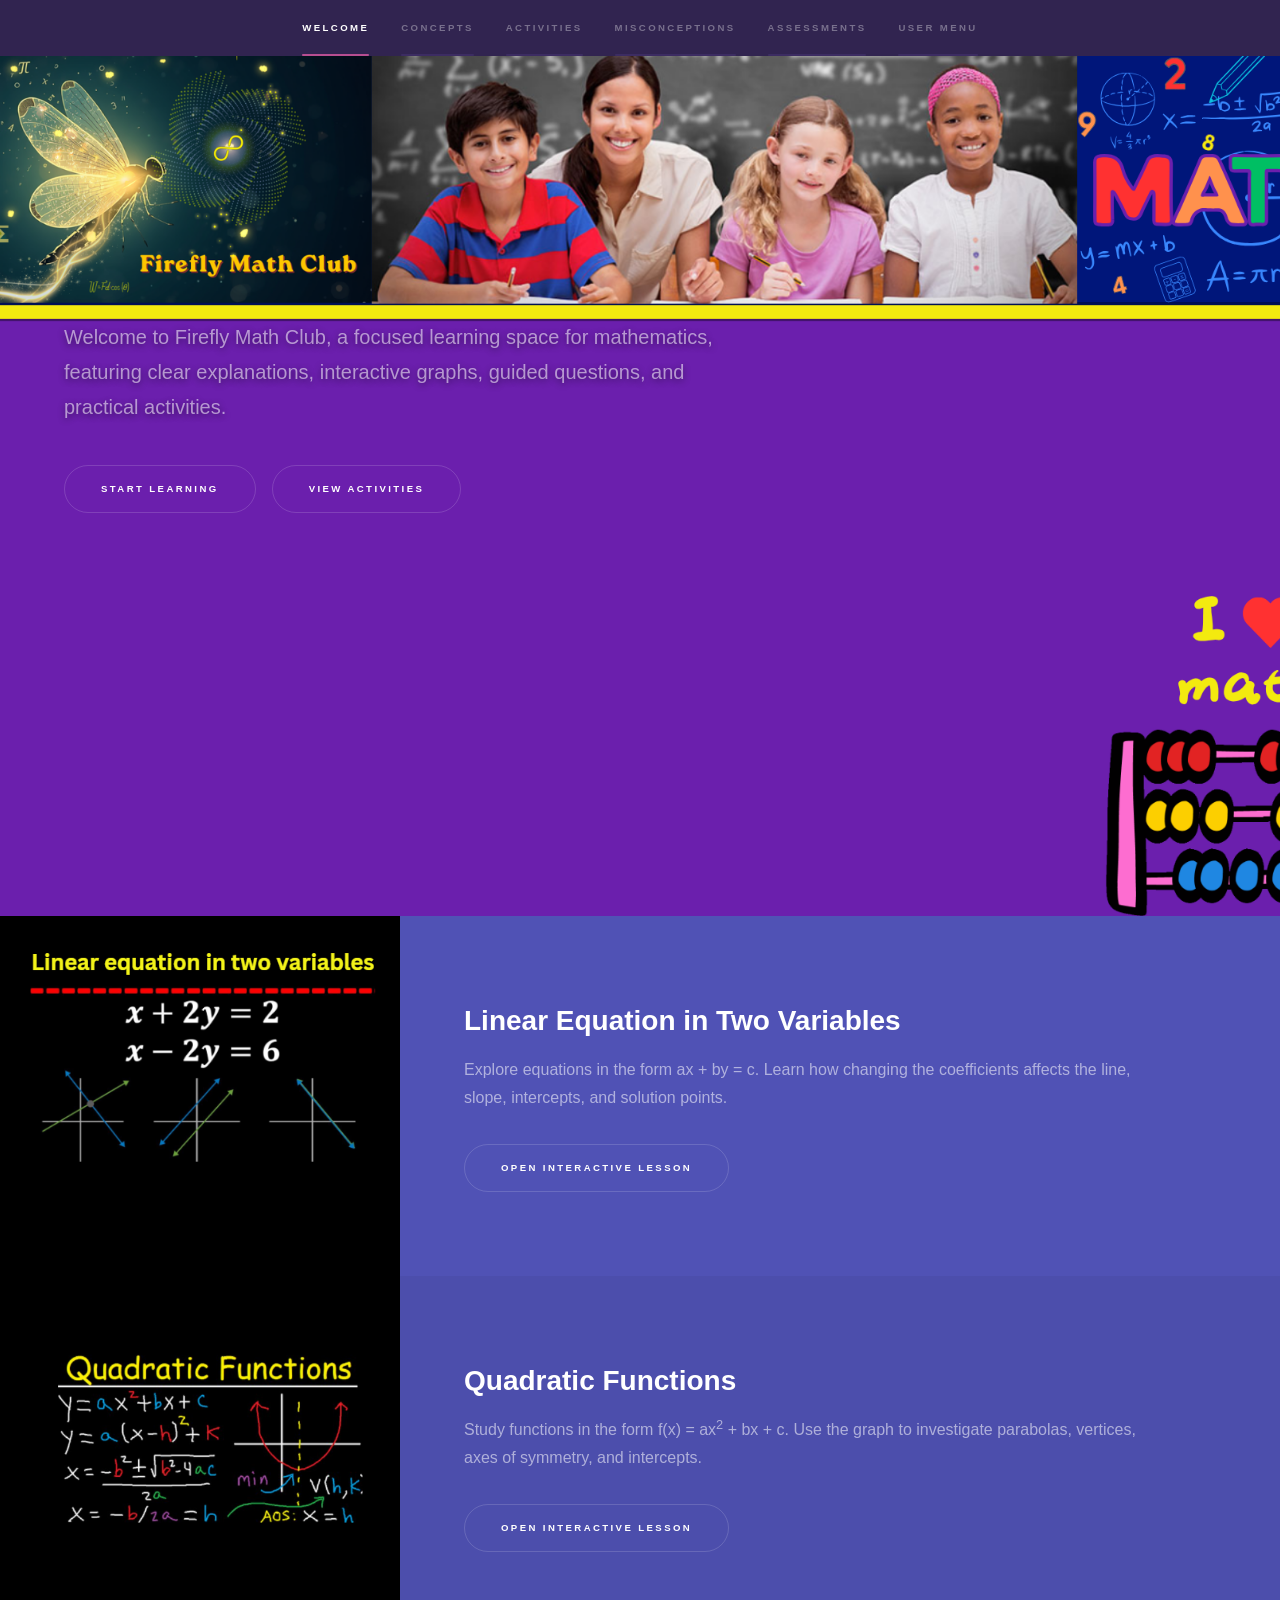
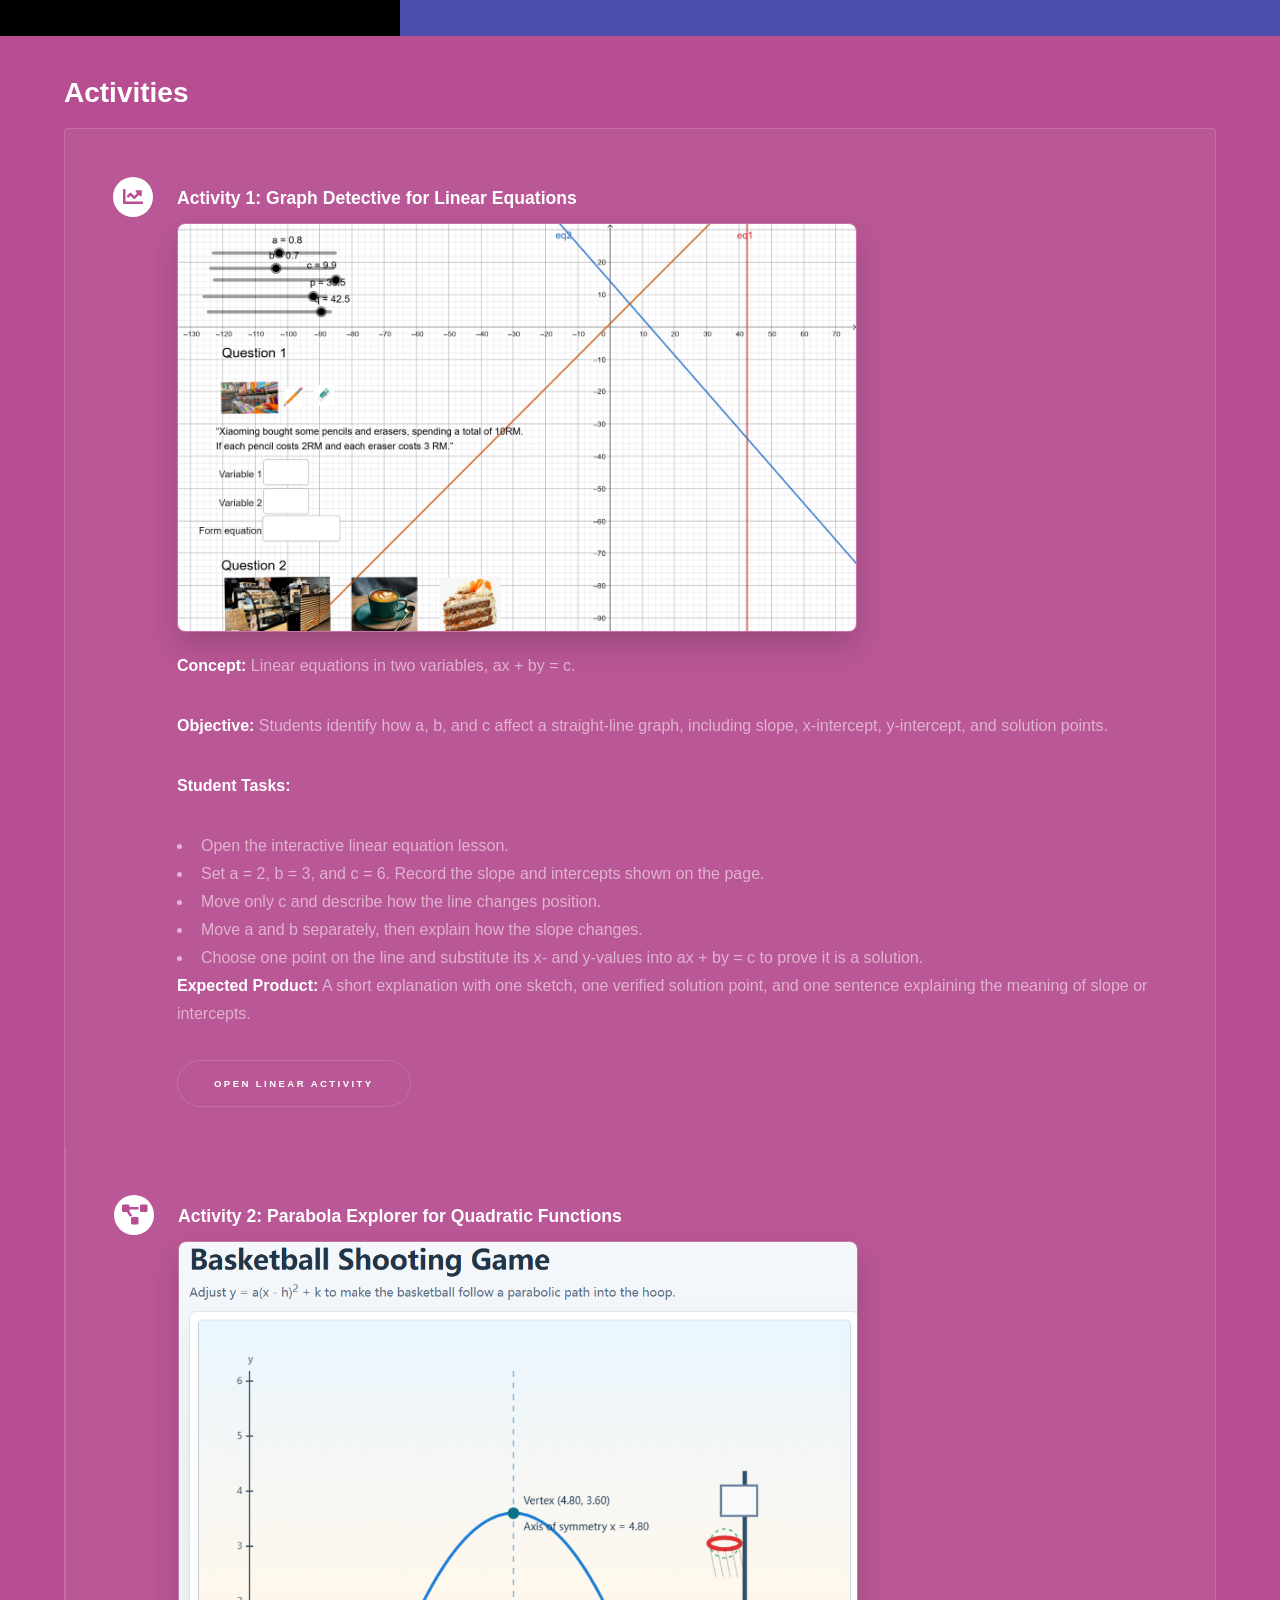
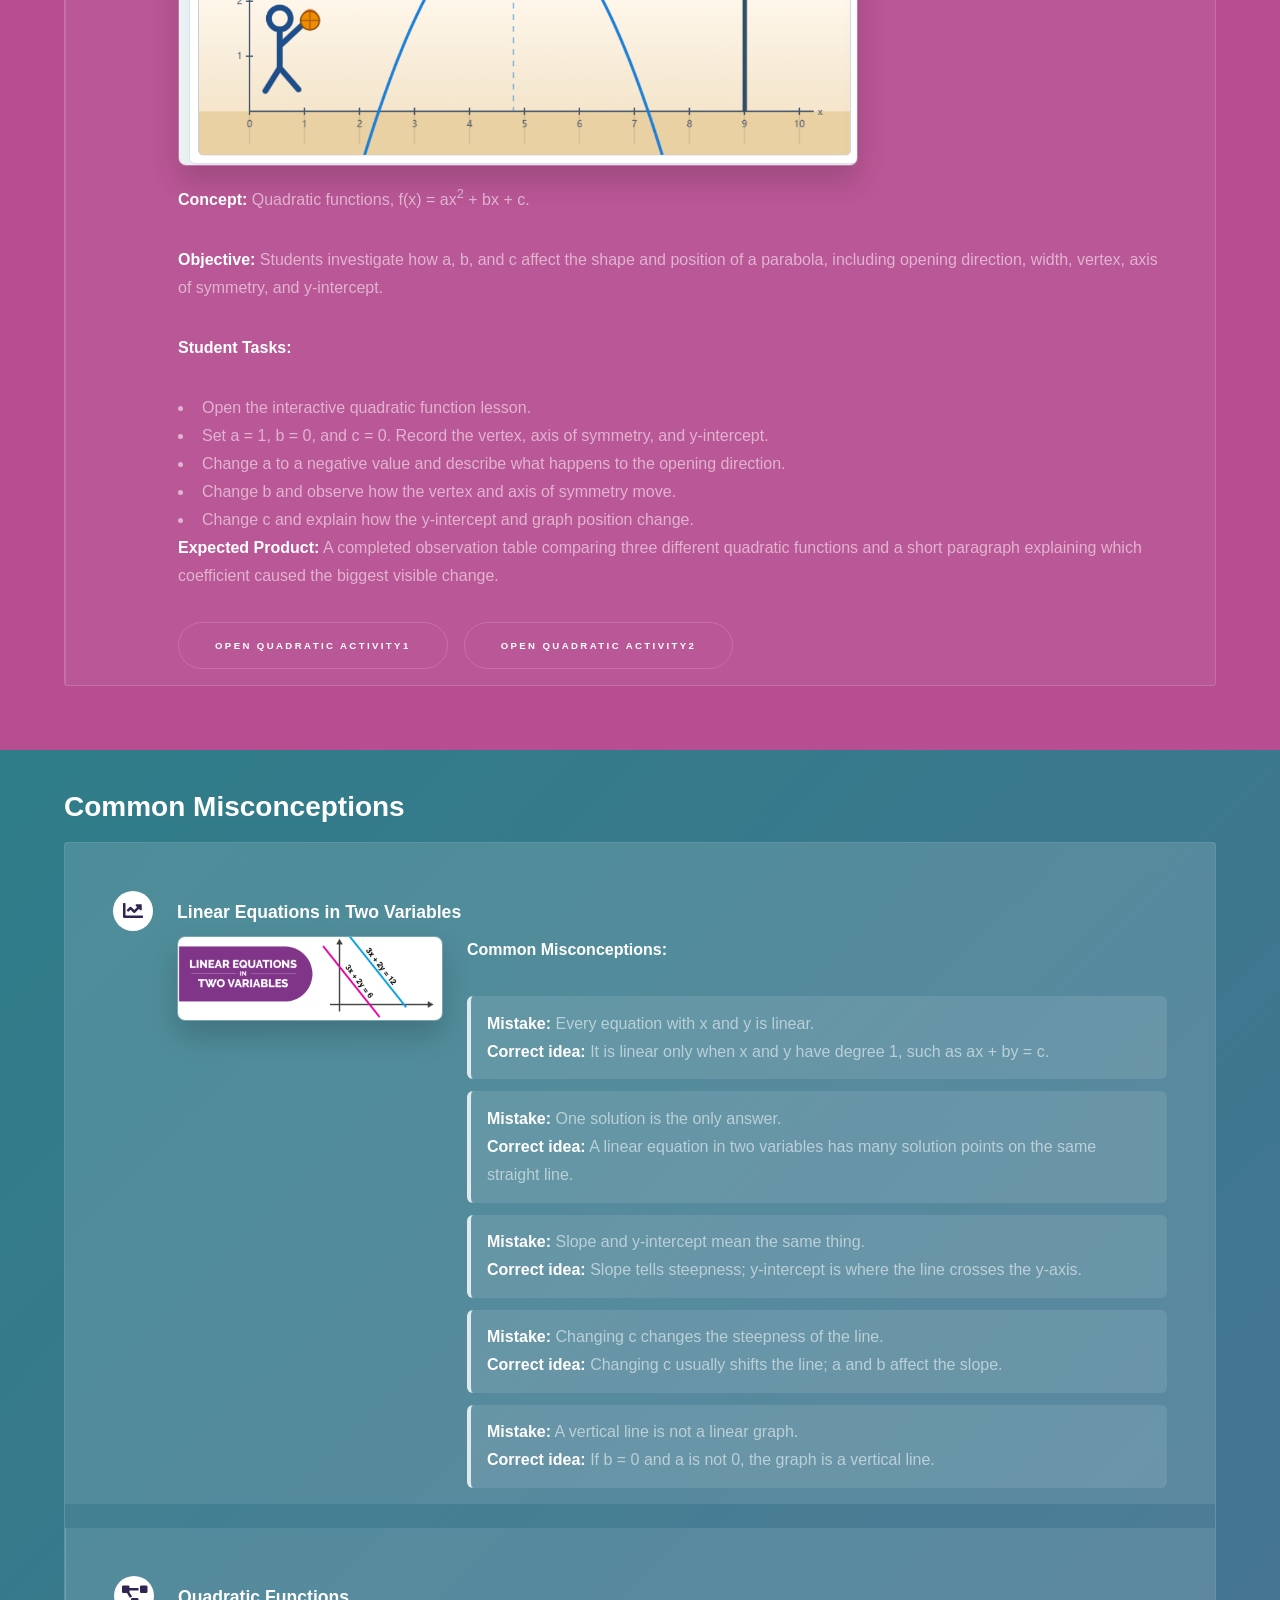
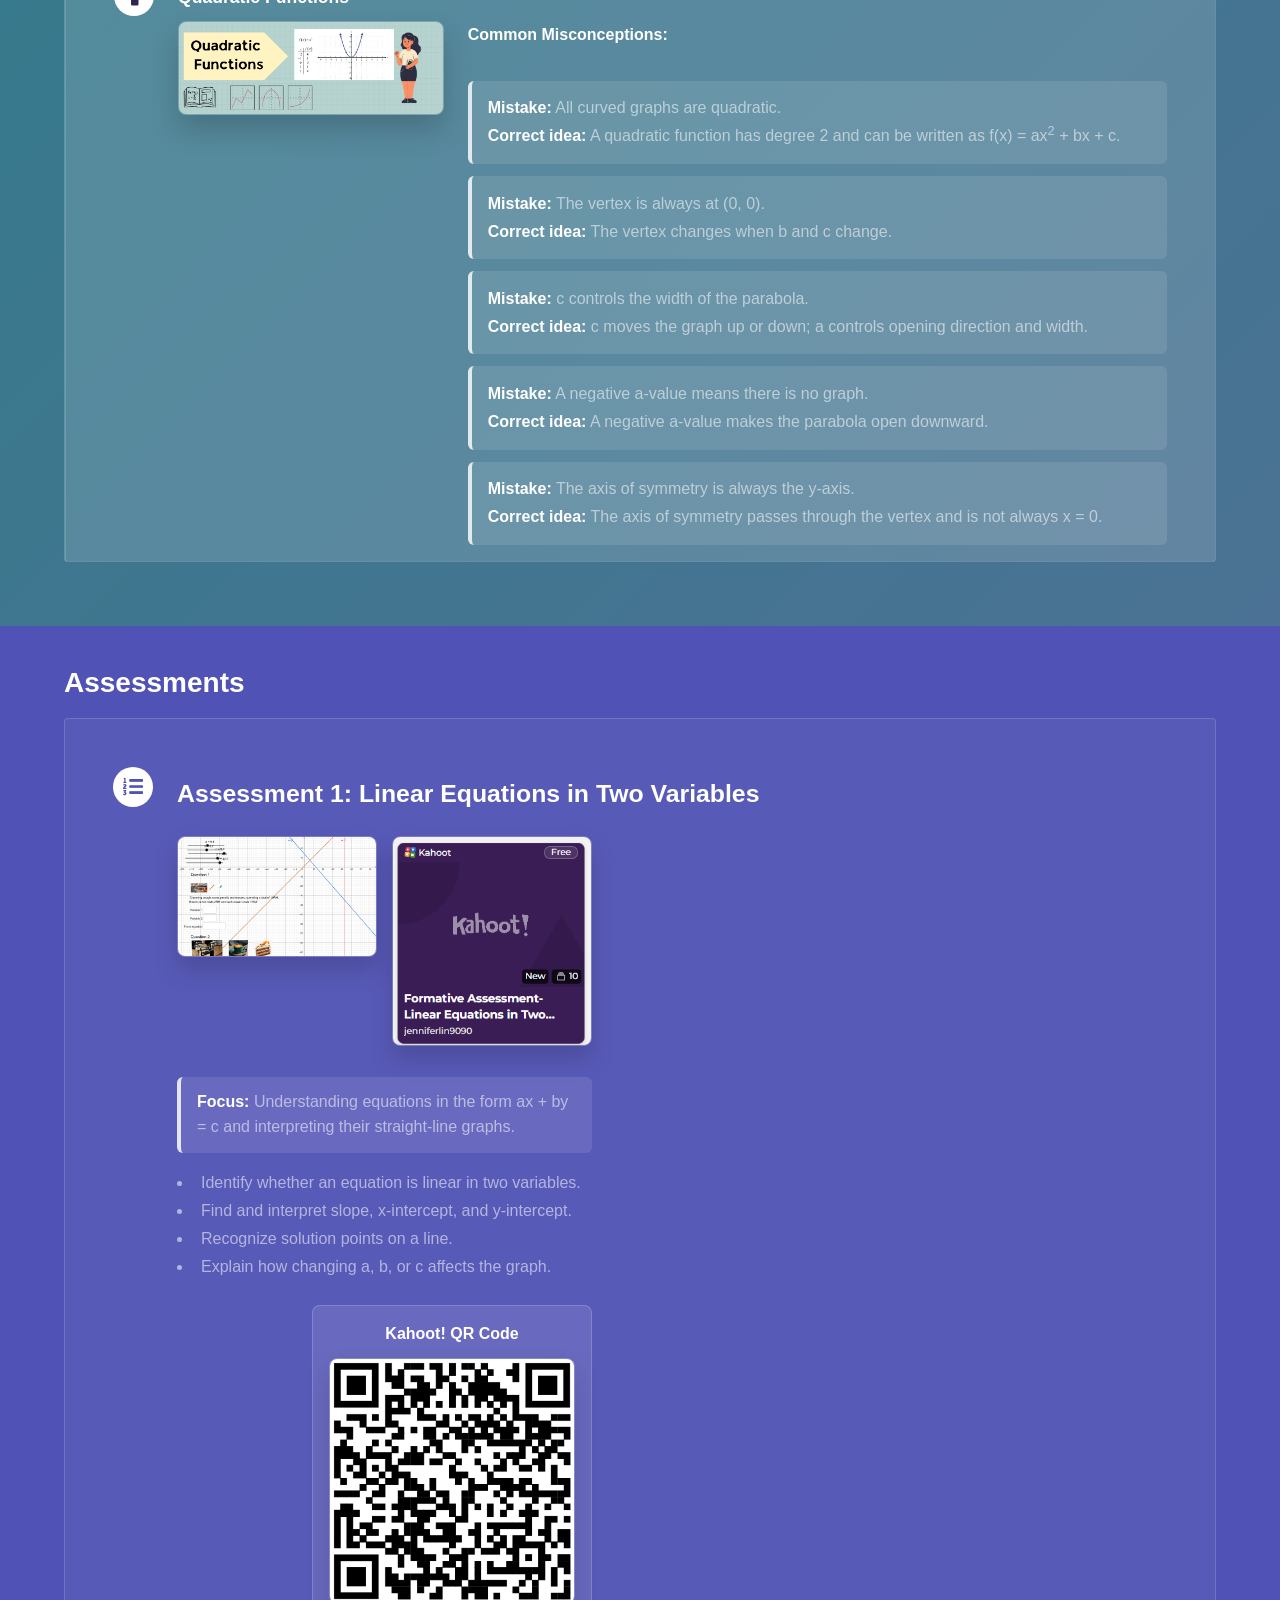
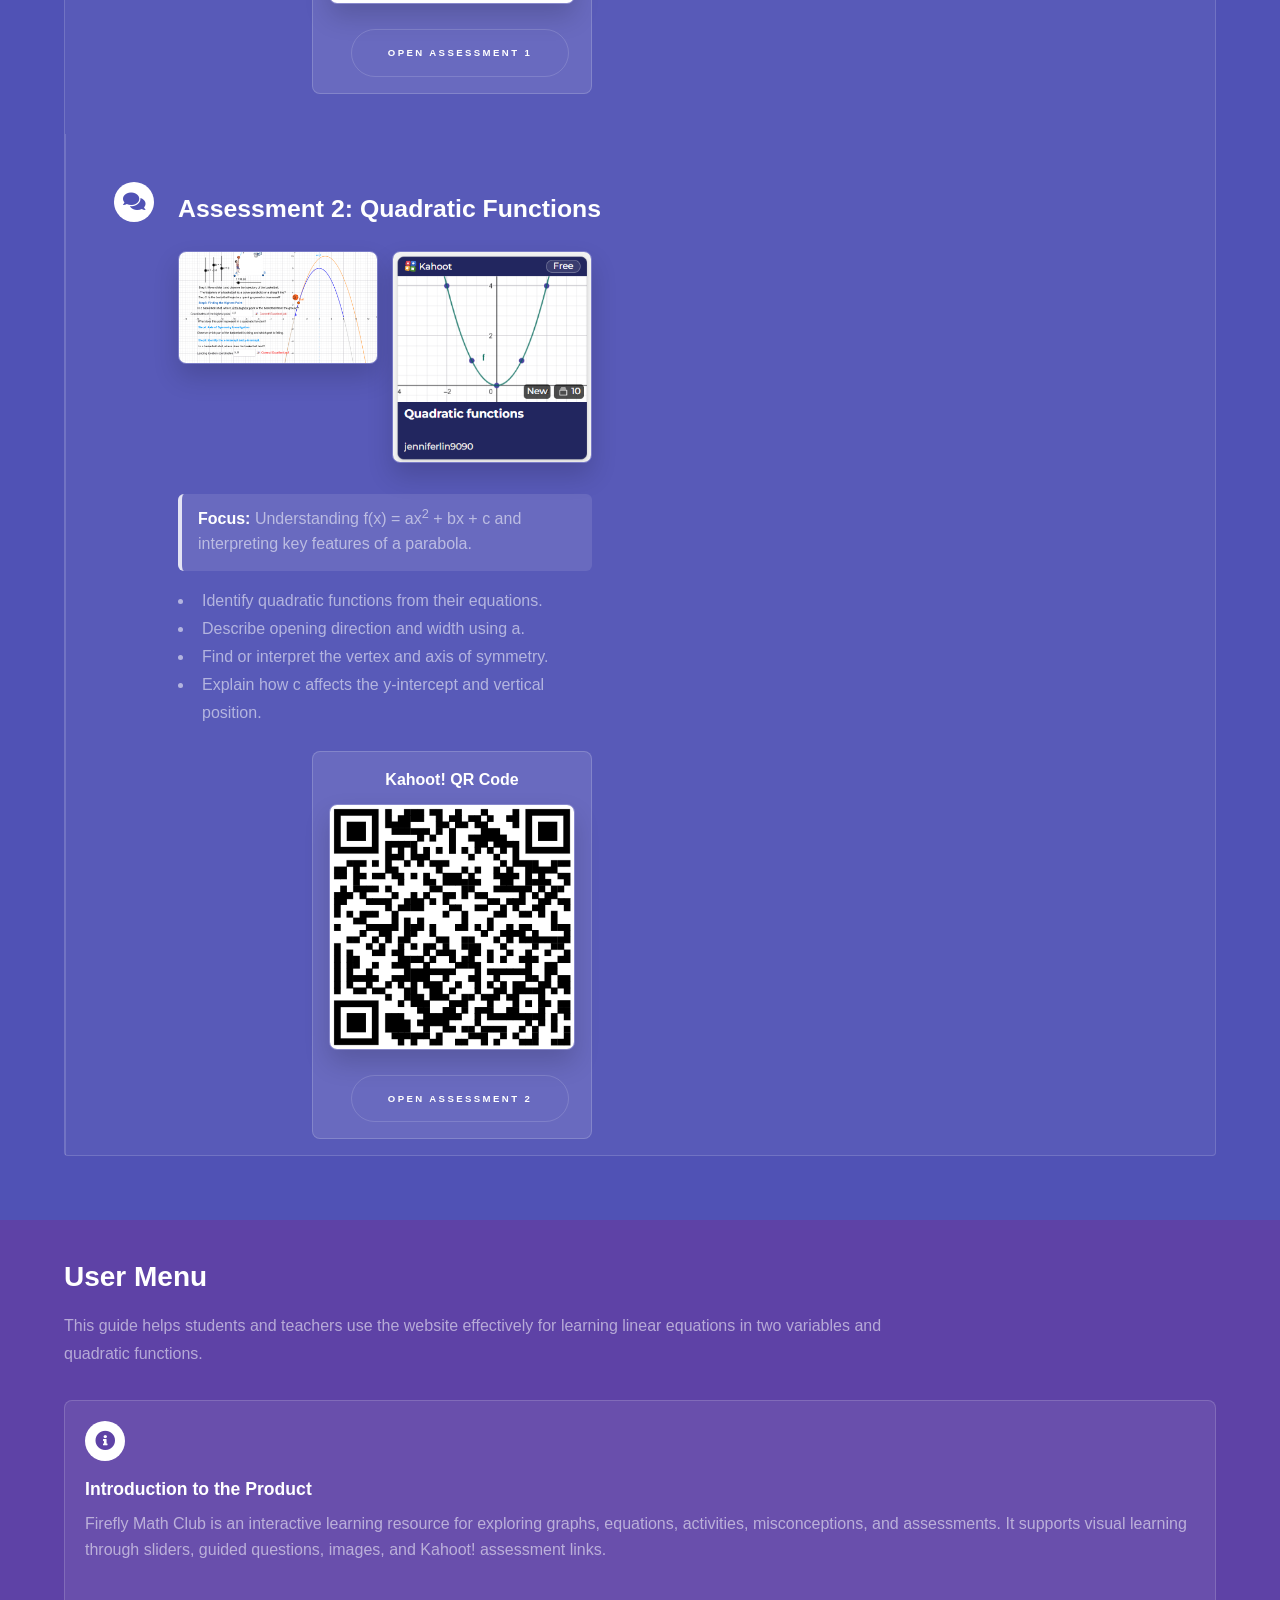
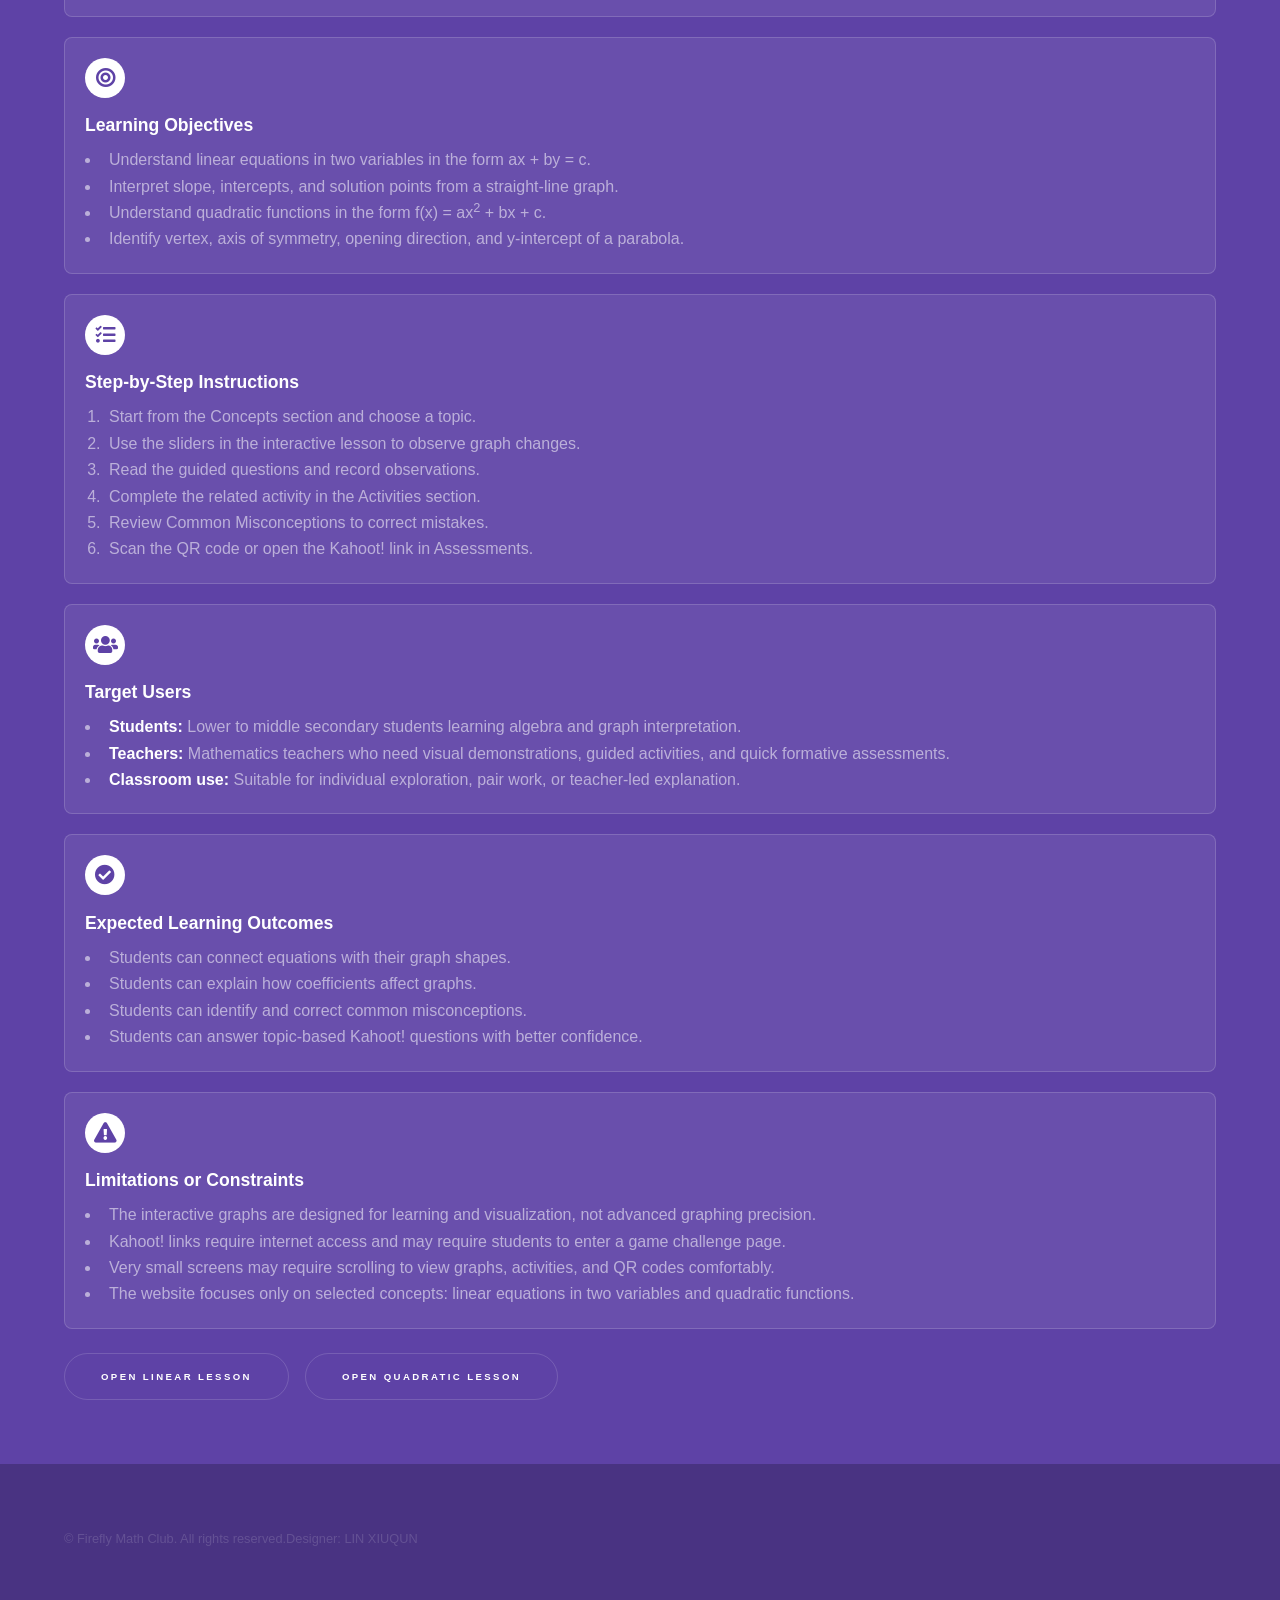
<file: index.html>
<!DOCTYPE HTML>
<html>
	<head>
		<title>Firefly Math Club</title>
		<meta charset="utf-8" />
		<meta name="viewport" content="width=device-width, initial-scale=1, user-scalable=no" />
		<link rel="stylesheet" href="assets/css/main.css" />
		<noscript><link rel="stylesheet" href="assets/css/noscript.css" /></noscript>
		<style>
			#intro {
				background-color: #312450;
				background-image: url("assets/css/images/intro-bg.png");
				background-position: center center;
				background-repeat: no-repeat;
				background-size: cover;
				background-attachment: scroll;
				justify-content: flex-start;
			}

			#intro .inner {
				max-width: none;
				padding-top: clamp(14.5rem, 40vh, 16.5rem);
			}

			#intro h1 {
				font-size: clamp(2.25rem, 4.6vw, 3.85rem);
				max-width: none;
				white-space: nowrap;
				text-shadow: 0 0.15em 0.45em rgba(0, 0, 0, 0.45);
			}

			#intro p {
				max-width: 680px;
				text-shadow: 0 0.1em 0.35em rgba(0, 0, 0, 0.45);
			}

			@media screen and (max-width: 736px) {
				#intro .inner {
					padding-top: 9rem;
				}

				#intro h1 {
					font-size: clamp(1.75rem, 8vw, 2.75rem);
				}
			}

			.spotlights .content .inner p {
				max-width: 46rem;
			}

			.section-note {
				max-width: 820px;
			}

			.features section h3 {
				margin-bottom: 0.65rem;
			}

			.features section ul {
				margin-bottom: 0;
			}

			.activity-list {
				display: grid;
				grid-template-columns: 1fr;
				gap: 1.5rem;
			}

			#two > .inner,
			#three > .inner {
				padding-top: 2.25rem;
			}

			.stacked-list {
				display: grid;
				grid-template-columns: 1fr;
				gap: 1.5rem;
			}

			.activity-list section,
			.stacked-list section {
				width: 100%;
			}

			.activity-image {
				display: block;
				width: 100%;
				max-width: 680px;
				height: auto;
				margin: 0.75rem 0 1.25rem;
				border-radius: 8px;
				border: 1px solid rgba(255, 255, 255, 0.18);
				box-shadow: 0 0.9rem 1.8rem rgba(0, 0, 0, 0.16);
			}

			#three {
				background: linear-gradient(135deg, #2f7d89 0%, #4b7294 100%);
			}

			#three .section-note {
				color: rgba(255, 255, 255, 0.82);
			}

			.misconception-card {
				background: rgba(255, 255, 255, 0.09);
				border-color: rgba(255, 255, 255, 0.22);
			}

			.misconception-layout {
				display: grid;
				grid-template-columns: minmax(220px, 0.38fr) minmax(0, 1fr);
				gap: 1.5rem;
				align-items: start;
			}

			.misconception-image {
				width: 100%;
				height: auto;
				border-radius: 8px;
				border: 1px solid rgba(255, 255, 255, 0.22);
				box-shadow: 0 0.9rem 1.8rem rgba(0, 0, 0, 0.18);
			}

			.misconception-list {
				display: grid;
				gap: 0.75rem;
				margin: 0;
				padding: 0;
				list-style: none;
			}

			.misconception-list li {
				background: rgba(255, 255, 255, 0.1);
				border-left: 4px solid rgba(255, 255, 255, 0.8);
				border-radius: 6px;
				padding: 0.85rem 1rem;
			}

			.misconception-list strong {
				color: #ffffff;
			}

			#four > .inner {
				padding-top: 2.25rem;
			}

			.assessment-list {
				display: grid;
				grid-template-columns: 1fr;
				gap: 1.5rem;
			}

			.assessment-card {
				width: 100%;
			}

			.assessment-layout {
				display: flex;
				flex-wrap: wrap;
				gap: 1.5rem;
				align-items: flex-start;
			}

			.assessment-layout > div:first-child {
				flex: 1 1 380px;
				min-width: 300px;
			}

			.assessment-card h3 {
				font-size: clamp(1.25rem, 2vw, 1.55rem);
				white-space: nowrap;
			}

			.assessment-visuals {
				display: grid;
				grid-template-columns: repeat(2, minmax(0, 1fr));
				gap: 0.9rem;
				margin: 0.85rem 0 1.2rem;
				max-width: 420px;
			}

			.assessment-image,
			.assessment-qr {
				width: 100%;
				height: auto;
				border-radius: 8px;
				border: 1px solid rgba(255, 255, 255, 0.2);
				box-shadow: 0 0.8rem 1.6rem rgba(0, 0, 0, 0.16);
			}

			.assessment-image-link {
				display: block;
				border-bottom: 0;
			}

			.assessment-image-link .assessment-image {
				transition: transform 0.2s ease, box-shadow 0.2s ease;
			}

			.assessment-image-link:hover .assessment-image {
				transform: translateY(-3px);
				box-shadow: 0 1rem 2rem rgba(0, 0, 0, 0.24);
			}

			.assessment-qr-panel {
				background: rgba(255, 255, 255, 0.1);
				border: 1px solid rgba(255, 255, 255, 0.18);
				border-radius: 8px;
				padding: 1rem;
				flex: 0 0 280px;
				justify-self: end;
				margin-left: auto;
				text-align: center;
				width: 280px;
			}

			.assessment-qr-panel h4 {
				margin: 0 0 0.75rem;
			}

			.assessment-qr-panel .actions {
				justify-content: center;
				margin: 1rem 0 0;
			}

			.assessment-focus {
				background: rgba(255, 255, 255, 0.1);
				border-left: 4px solid rgba(255, 255, 255, 0.82);
				border-radius: 6px;
				line-height: 1.55;
				margin: 1.35rem 0 1rem;
				max-width: 620px;
				padding: 0.85rem 1rem;
			}

			@media screen and (max-width: 980px) {
				.misconception-layout {
					grid-template-columns: 1fr;
				}
			}

			@media screen and (max-width: 860px) {
				.assessment-qr {
					max-width: 260px;
				}

				.assessment-qr-panel {
					justify-self: start;
					margin-left: 0;
					max-width: 320px;
					width: 100%;
				}

				.misconception-image {
					max-width: 520px;
				}

				.assessment-card h3 {
					white-space: normal;
				}
			}

			.quick-links {
				display: grid;
				grid-template-columns: repeat(2, minmax(0, 1fr));
				gap: 1.25rem;
				margin-top: 1.5rem;
			}

			.quick-link {
				background: rgba(255, 255, 255, 0.055);
				border: 1px solid rgba(255, 255, 255, 0.14);
				border-radius: 8px;
				padding: 1.25rem;
			}

			.quick-link h3 {
				margin-top: 0;
			}

			.quick-link .actions {
				margin-bottom: 0;
			}

			#five > .inner {
				padding-top: 2.25rem;
			}

			.manual-grid {
				display: grid;
				grid-template-columns: 1fr;
				gap: 1.25rem;
				margin-top: 1.5rem;
			}

			.manual-card {
				background: rgba(255, 255, 255, 0.07);
				border: 1px solid rgba(255, 255, 255, 0.16);
				border-radius: 8px;
				padding: 1.25rem;
			}

			.manual-card h3 {
				margin-top: 0;
			}

			.manual-card .icon.major {
				margin-bottom: 0.9rem;
			}

			.manual-card p,
			.manual-card li {
				line-height: 1.65;
			}

			.manual-card ul,
			.manual-card ol {
				margin-bottom: 0;
			}

			.manual-actions {
				margin-top: 1.5rem;
			}

			@media screen and (max-width: 736px) {
				.quick-links,
				.manual-grid {
					grid-template-columns: 1fr;
				}
			}
		</style>
	</head>
	<body class="is-preload">
		<section id="sidebar">
			<div class="inner">
				<nav>
					<ul>
						<li><a href="#intro">Welcome</a></li>
						<li><a href="#one">Concepts</a></li>
						<li><a href="#two">Activities</a></li>
						<li><a href="#three">Misconceptions</a></li>
						<li><a href="#four">Assessments</a></li>
						<li><a href="#five">User Menu</a></li>
					</ul>
				</nav>
			</div>
		</section>

		<div id="wrapper">
			<section id="intro" class="wrapper style1 fullscreen fade-up">
				<div class="inner">
					<p>Welcome to Firefly Math Club, a focused learning space for mathematics, featuring clear explanations, interactive graphs, guided questions, and practical activities.</p>
					<ul class="actions">
						<li><a href="#one" class="button scrolly">Start Learning</a></li>
						<li><a href="#two" class="button scrolly">View Activities</a></li>
					</ul>
				</div>
			</section>

			<section id="one" class="wrapper style2 spotlights">
				<section>
					<a href="linear-equation-fall.html" class="image"><img src="images/linear-equation.png" alt="Graph and equation for linear equations in two variables" data-position="center center" /></a>
					<div class="content">
						<div class="inner">
							<h2>Linear Equation in Two Variables</h2>
							<p>Explore equations in the form ax + by = c. Learn how changing the coefficients affects the line, slope, intercepts, and solution points.</p>
							<ul class="actions">
								<li><a href="linear-equation-fall.html" class="button">Open Interactive Lesson</a></li>
							</ul>
						</div>
					</div>
				</section>
				<section>
					<a href="quadratic-function-fall.html" class="image"><img src="images/quadratic-function.png" alt="Parabola graph for quadratic functions" data-position="top center" /></a>
					<div class="content">
						<div class="inner">
							<h2>Quadratic Functions</h2>
							<p>Study functions in the form f(x) = ax<sup>2</sup> + bx + c. Use the graph to investigate parabolas, vertices, axes of symmetry, and intercepts.</p>
							<ul class="actions">
								<li><a href="quadratic-function-fall.html" class="button">Open Interactive Lesson</a></li>
							</ul>
						</div>
					</div>
				</section>
			</section>

			<section id="two" class="wrapper style3 fade-up">
				<div class="inner">
					<h2>Activities</h2>
					<div class="features activity-list">
						<section>
							<span class="icon solid major fa-chart-line"></span>
							<h3>Activity 1: Graph Detective for Linear Equations</h3>
							<a class="activity-image-link" href="https://www.geogebra.org/calculator/cyp2grm3" target="_blank" aria-label="Open Linear Equation Activity page">
								<img class="activity-image" src="images/Activity 1.png" alt="linear equation activity link">
							</a>
							<p><strong>Concept:</strong> Linear equations in two variables, ax + by = c.</p>
							<p><strong>Objective:</strong> Students identify how a, b, and c affect a straight-line graph, including slope, x-intercept, y-intercept, and solution points.</p>
							<p><strong>Student Tasks:</strong></p>
							<ul>
								<li>Open the interactive linear equation lesson.</li>
								<li>Set a = 2, b = 3, and c = 6. Record the slope and intercepts shown on the page.</li>
								<li>Move only c and describe how the line changes position.</li>
								<li>Move a and b separately, then explain how the slope changes.</li>
								<li>Choose one point on the line and substitute its x- and y-values into ax + by = c to prove it is a solution.</li>
							</ul>
							<p><strong>Expected Product:</strong> A short explanation with one sketch, one verified solution point, and one sentence explaining the meaning of slope or intercepts.</p>
							<ul class="actions">
								<li><a href="https://www.geogebra.org/calculator/cyp2grm3" class="button">Open Linear Activity</a></li>
							</ul>
						</section>
						<section>
							<span class="icon solid major fa-project-diagram"></span>
							<h3>Activity 2: Parabola Explorer for Quadratic Functions</h3>
							<a class="activity-image-link" href="game1.html" target="_blank" aria-label="Open Quadratic Function Activity page">
								<img class="activity-image" src="images/activity-game1.png" alt="quadratic function activity link">
							</a>
							<p><strong>Concept:</strong> Quadratic functions, f(x) = ax<sup>2</sup> + bx + c.</p>
							<p><strong>Objective:</strong> Students investigate how a, b, and c affect the shape and position of a parabola, including opening direction, width, vertex, axis of symmetry, and y-intercept.</p>
							<p><strong>Student Tasks:</strong></p>
							<ul>
								<li>Open the interactive quadratic function lesson.</li>
								<li>Set a = 1, b = 0, and c = 0. Record the vertex, axis of symmetry, and y-intercept.</li>
								<li>Change a to a negative value and describe what happens to the opening direction.</li>
								<li>Change b and observe how the vertex and axis of symmetry move.</li>
								<li>Change c and explain how the y-intercept and graph position change.</li>
							</ul>
							<p><strong>Expected Product:</strong> A completed observation table comparing three different quadratic functions and a short paragraph explaining which coefficient caused the biggest visible change.</p>
							<ul class="actions">
								<li><a href="https://www.geogebra.org/calculator/xvq3qetr" class="button">Open Quadratic Activity1</a></li>
								<li><a href="https://www.geogebra.org/calculator/nx4ectx9" class="button">Open Quadratic Activity2</a></li>
							</ul>
						</section>
					</div>
				</div>
			</section>

			<section id="three" class="wrapper fade-up">
				<div class="inner">
					<h2>Common Misconceptions</h2>
					<div class="features stacked-list">
						<section class="misconception-card">
							<span class="icon solid major fa-chart-line"></span>
							<h3>Linear Equations in Two Variables</h3>
							<div class="misconception-layout">
								<img class="misconception-image" src="images/linear-equation-1.png" alt="Linear equation graph example" />
								<div>
									<p><strong>Common Misconceptions:</strong></p>
									<ul class="misconception-list">
										<li><strong>Mistake:</strong> Every equation with x and y is linear.<br><strong>Correct idea:</strong> It is linear only when x and y have degree 1, such as ax + by = c.</li>
										<li><strong>Mistake:</strong> One solution is the only answer.<br><strong>Correct idea:</strong> A linear equation in two variables has many solution points on the same straight line.</li>
										<li><strong>Mistake:</strong> Slope and y-intercept mean the same thing.<br><strong>Correct idea:</strong> Slope tells steepness; y-intercept is where the line crosses the y-axis.</li>
										<li><strong>Mistake:</strong> Changing c changes the steepness of the line.<br><strong>Correct idea:</strong> Changing c usually shifts the line; a and b affect the slope.</li>
										<li><strong>Mistake:</strong> A vertical line is not a linear graph.<br><strong>Correct idea:</strong> If b = 0 and a is not 0, the graph is a vertical line.</li>
									</ul>
								</div>
							</div>
						</section>
						<section class="misconception-card">
							<span class="icon solid major fa-project-diagram"></span>
							<h3>Quadratic Functions</h3>
							<div class="misconception-layout">
								<img class="misconception-image" src="images/quadratic-function-1.png" alt="Quadratic function graph example" />
								<div>
									<p><strong>Common Misconceptions:</strong></p>
									<ul class="misconception-list">
										<li><strong>Mistake:</strong> All curved graphs are quadratic.<br><strong>Correct idea:</strong> A quadratic function has degree 2 and can be written as f(x) = ax<sup>2</sup> + bx + c.</li>
										<li><strong>Mistake:</strong> The vertex is always at (0, 0).<br><strong>Correct idea:</strong> The vertex changes when b and c change.</li>
										<li><strong>Mistake:</strong> c controls the width of the parabola.<br><strong>Correct idea:</strong> c moves the graph up or down; a controls opening direction and width.</li>
										<li><strong>Mistake:</strong> A negative a-value means there is no graph.<br><strong>Correct idea:</strong> A negative a-value makes the parabola open downward.</li>
										<li><strong>Mistake:</strong> The axis of symmetry is always the y-axis.<br><strong>Correct idea:</strong> The axis of symmetry passes through the vertex and is not always x = 0.</li>
									</ul>
								</div>
							</div>
						</section>
					</div>
				</div>
			</section>

			<section id="four" class="wrapper style2 fade-up">
				<div class="inner">
					<h2>Assessments</h2>
					<div class="features assessment-list">
						<section class="assessment-card">
							<span class="icon solid major fa-list-ol"></span>
							<h3>Assessment 1: Linear Equations in Two Variables</h3>
							<div class="assessment-layout">
								<div>
									<div class="assessment-visuals">
										<img class="assessment-image" src="images/Activity 1.png" alt="Linear equations activity preview" />
										<a class="assessment-image-link" href="https://kahoot.it/challenge/07612202?challenge-id=af8d0066-a985-4790-b98b-83891f6ab121_1780303938430" target="_blank" aria-label="Open Assessment 1 Kahoot creator page">
											<img class="assessment-image" src="images/Assessment1.png" alt="Assessment 1 icon for linear equations" />
										</a>
									</div>
									<p class="assessment-focus"><strong>Focus:</strong> Understanding equations in the form ax + by = c and interpreting their straight-line graphs.</p>
									<ul>
										<li>Identify whether an equation is linear in two variables.</li>
										<li>Find and interpret slope, x-intercept, and y-intercept.</li>
										<li>Recognize solution points on a line.</li>
										<li>Explain how changing a, b, or c affects the graph.</li>
									</ul>
								</div>
								<div class="assessment-qr-panel">
									<h4>Kahoot! QR Code</h4>
									<img class="assessment-qr" src="images/assignment1-qr-code.png" alt="QR code for Assessment 1 Kahoot challenge" />
									<ul class="actions">
										<li><a href="https://kahoot.it/challenge/07612202" target="_blank" class="button">Open Assessment 1</a></li>
									</ul>
								</div>
							</div>
						</section>

						<section class="assessment-card">
							<span class="icon solid major fa-comments"></span>
							<h3>Assessment 2: Quadratic Functions</h3>
							<div class="assessment-layout">
								<div>
									<div class="assessment-visuals">
										<img class="assessment-image" src="images/Activity 2.png" alt="Quadratic functions activity preview" />
										<a class="assessment-image-link" href="https://kahoot.it/challenge/01729989?challenge-id=af8d0066-a985-4790-b98b-83891f6ab121_1780303878239" target="_blank" aria-label="Open Assessment 2 Kahoot creator page">
											<img class="assessment-image" src="images/Assessment2.png" alt="Assessment 2 icon for quadratic functions" />
										</a>
									</div>
									<p class="assessment-focus"><strong>Focus:</strong> Understanding f(x) = ax<sup>2</sup> + bx + c and interpreting key features of a parabola.</p>
									<ul>
										<li>Identify quadratic functions from their equations.</li>
										<li>Describe opening direction and width using a.</li>
										<li>Find or interpret the vertex and axis of symmetry.</li>
										<li>Explain how c affects the y-intercept and vertical position.</li>
									</ul>
								</div>
								<div class="assessment-qr-panel">
									<h4>Kahoot! QR Code</h4>
									<img class="assessment-qr" src="images/assignment2-qr-code.png" alt="QR code for Assessment 2 Kahoot challenge" />
									<ul class="actions">
										<li><a href="https://kahoot.it/challenge/01729989" target="_blank" class="button">Open Assessment 2</a></li>
									</ul>
								</div>
							</div>
						</section>
					</div>
				</div>
			</section>

			<section id="five" class="wrapper style1 fade-up">
				<div class="inner">
					<h2>User Menu</h2>
					<p class="section-note">This guide helps students and teachers use the website effectively for learning linear equations in two variables and quadratic functions.</p>
					<div class="manual-grid">
						<section class="manual-card featured">
							<span class="icon solid major fa-info-circle"></span>
							<h3>Introduction to the Product</h3>
							<p>Firefly Math Club is an interactive learning resource for exploring graphs, equations, activities, misconceptions, and assessments. It supports visual learning through sliders, guided questions, images, and Kahoot! assessment links.</p>
						</section>

						<section class="manual-card">
							<span class="icon solid major fa-bullseye"></span>
							<h3>Learning Objectives</h3>
							<ul>
								<li>Understand linear equations in two variables in the form ax + by = c.</li>
								<li>Interpret slope, intercepts, and solution points from a straight-line graph.</li>
								<li>Understand quadratic functions in the form f(x) = ax<sup>2</sup> + bx + c.</li>
								<li>Identify vertex, axis of symmetry, opening direction, and y-intercept of a parabola.</li>
							</ul>
						</section>

						<section class="manual-card">
							<span class="icon solid major fa-tasks"></span>
							<h3>Step-by-Step Instructions</h3>
							<ol>
								<li>Start from the Concepts section and choose a topic.</li>
								<li>Use the sliders in the interactive lesson to observe graph changes.</li>
								<li>Read the guided questions and record observations.</li>
								<li>Complete the related activity in the Activities section.</li>
								<li>Review Common Misconceptions to correct mistakes.</li>
								<li>Scan the QR code or open the Kahoot! link in Assessments.</li>
							</ol>
						</section>

						<section class="manual-card">
							<span class="icon solid major fa-users"></span>
							<h3>Target Users</h3>
							<ul>
								<li><strong>Students:</strong> Lower to middle secondary students learning algebra and graph interpretation.</li>
								<li><strong>Teachers:</strong> Mathematics teachers who need visual demonstrations, guided activities, and quick formative assessments.</li>
								<li><strong>Classroom use:</strong> Suitable for individual exploration, pair work, or teacher-led explanation.</li>
							</ul>
						</section>

						<section class="manual-card">
							<span class="icon solid major fa-check-circle"></span>
							<h3>Expected Learning Outcomes</h3>
							<ul>
								<li>Students can connect equations with their graph shapes.</li>
								<li>Students can explain how coefficients affect graphs.</li>
								<li>Students can identify and correct common misconceptions.</li>
								<li>Students can answer topic-based Kahoot! questions with better confidence.</li>
							</ul>
						</section>

						<section class="manual-card featured">
							<span class="icon solid major fa-exclamation-triangle"></span>
							<h3>Limitations or Constraints</h3>
							<ul>
								<li>The interactive graphs are designed for learning and visualization, not advanced graphing precision.</li>
								<li>Kahoot! links require internet access and may require students to enter a game challenge page.</li>
								<li>Very small screens may require scrolling to view graphs, activities, and QR codes comfortably.</li>
								<li>The website focuses only on selected concepts: linear equations in two variables and quadratic functions.</li>
							</ul>
						</section>
					</div>
					<ul class="actions manual-actions">
						<li><a href="linear-equation-fall.html" class="button">Open Linear Lesson</a></li>
						<li><a href="quadratic-function-fall.html" class="button">Open Quadratic Lesson</a></li>
					</ul>
				</div>
			</section>
		</div>

		<footer id="footer" class="wrapper style1-alt">
			<div class="inner">
				<ul class="menu">
					<li>&copy; Firefly Math Club. All rights reserved.Designer: LIN XIUQUN</li>
				</ul>
			</div>
		</footer>

		<script src="assets/js/jquery.min.js"></script>
		<script src="assets/js/jquery.scrollex.min.js"></script>
		<script src="assets/js/jquery.scrolly.min.js"></script>
		<script src="assets/js/browser.min.js"></script>
		<script src="assets/js/breakpoints.min.js"></script>
		<script src="assets/js/util.js"></script>
		<script src="assets/js/main.js"></script>
	</body>
</html>
</file>
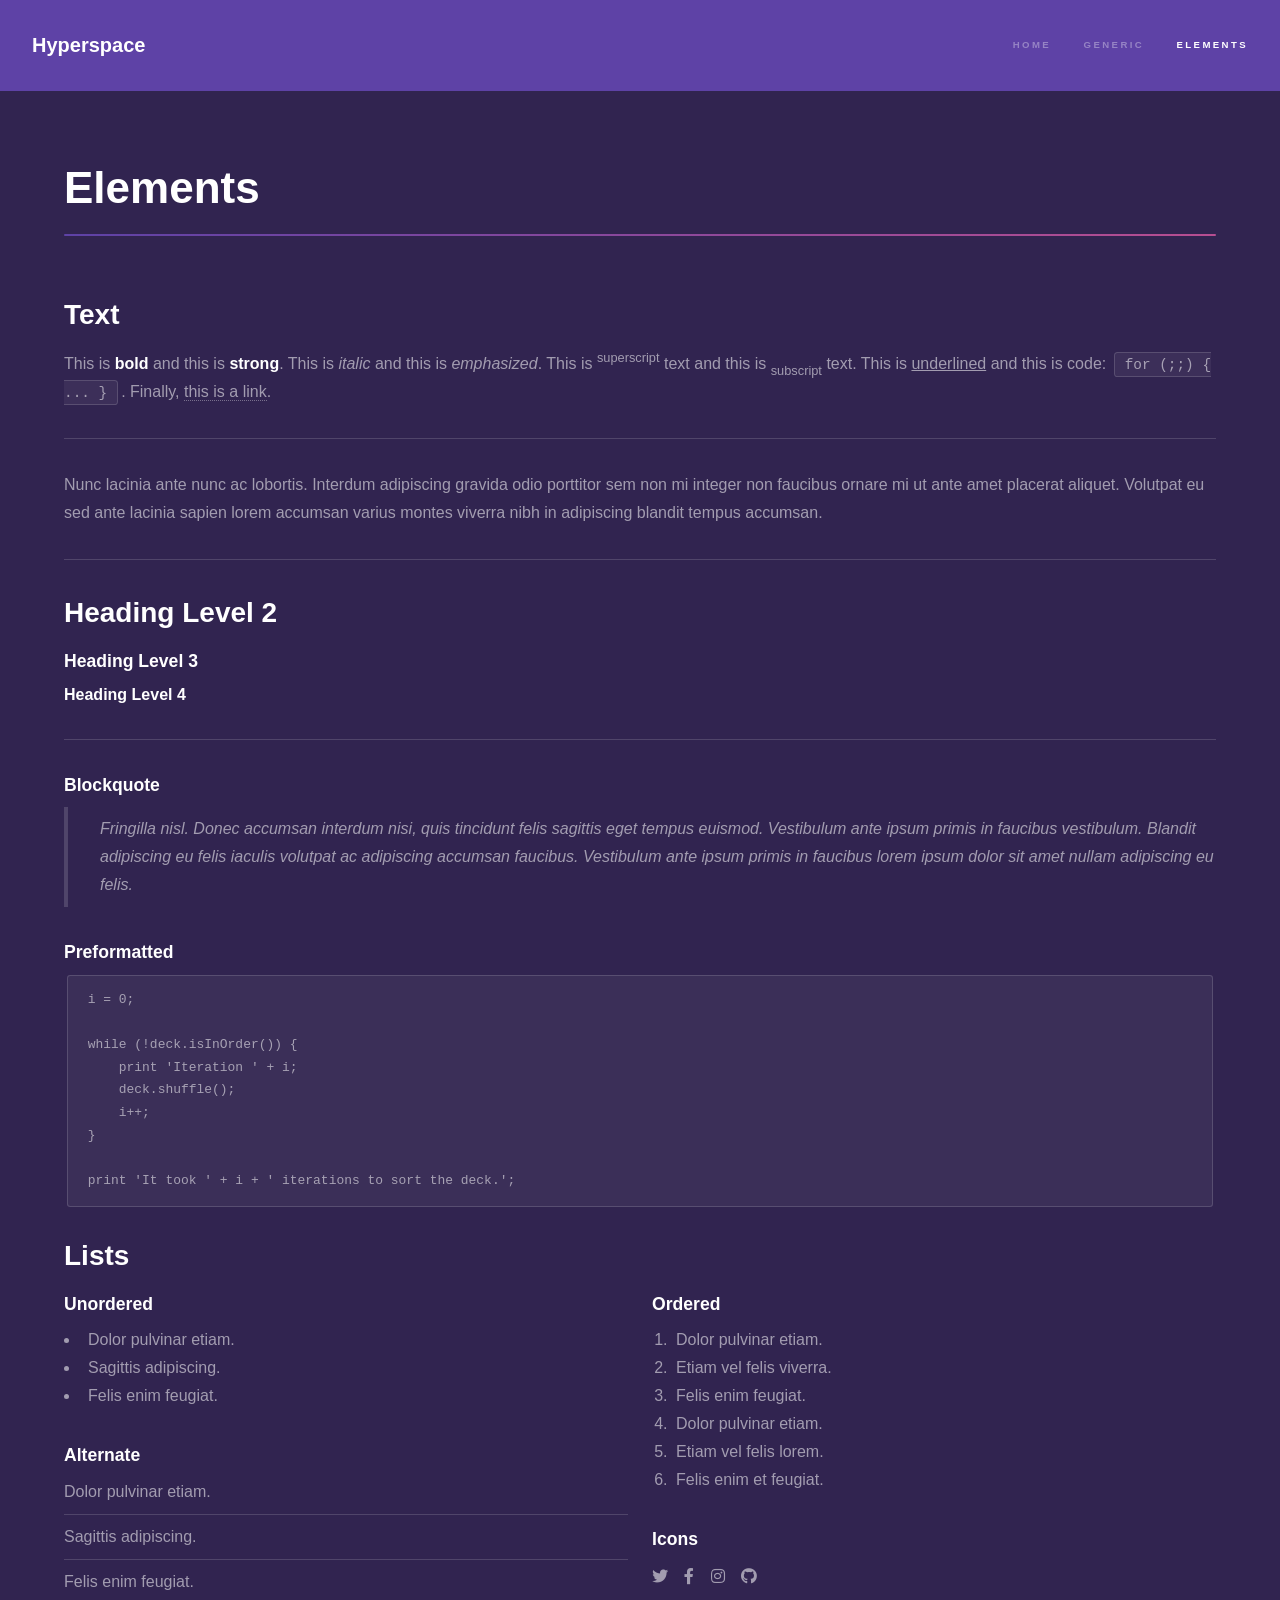
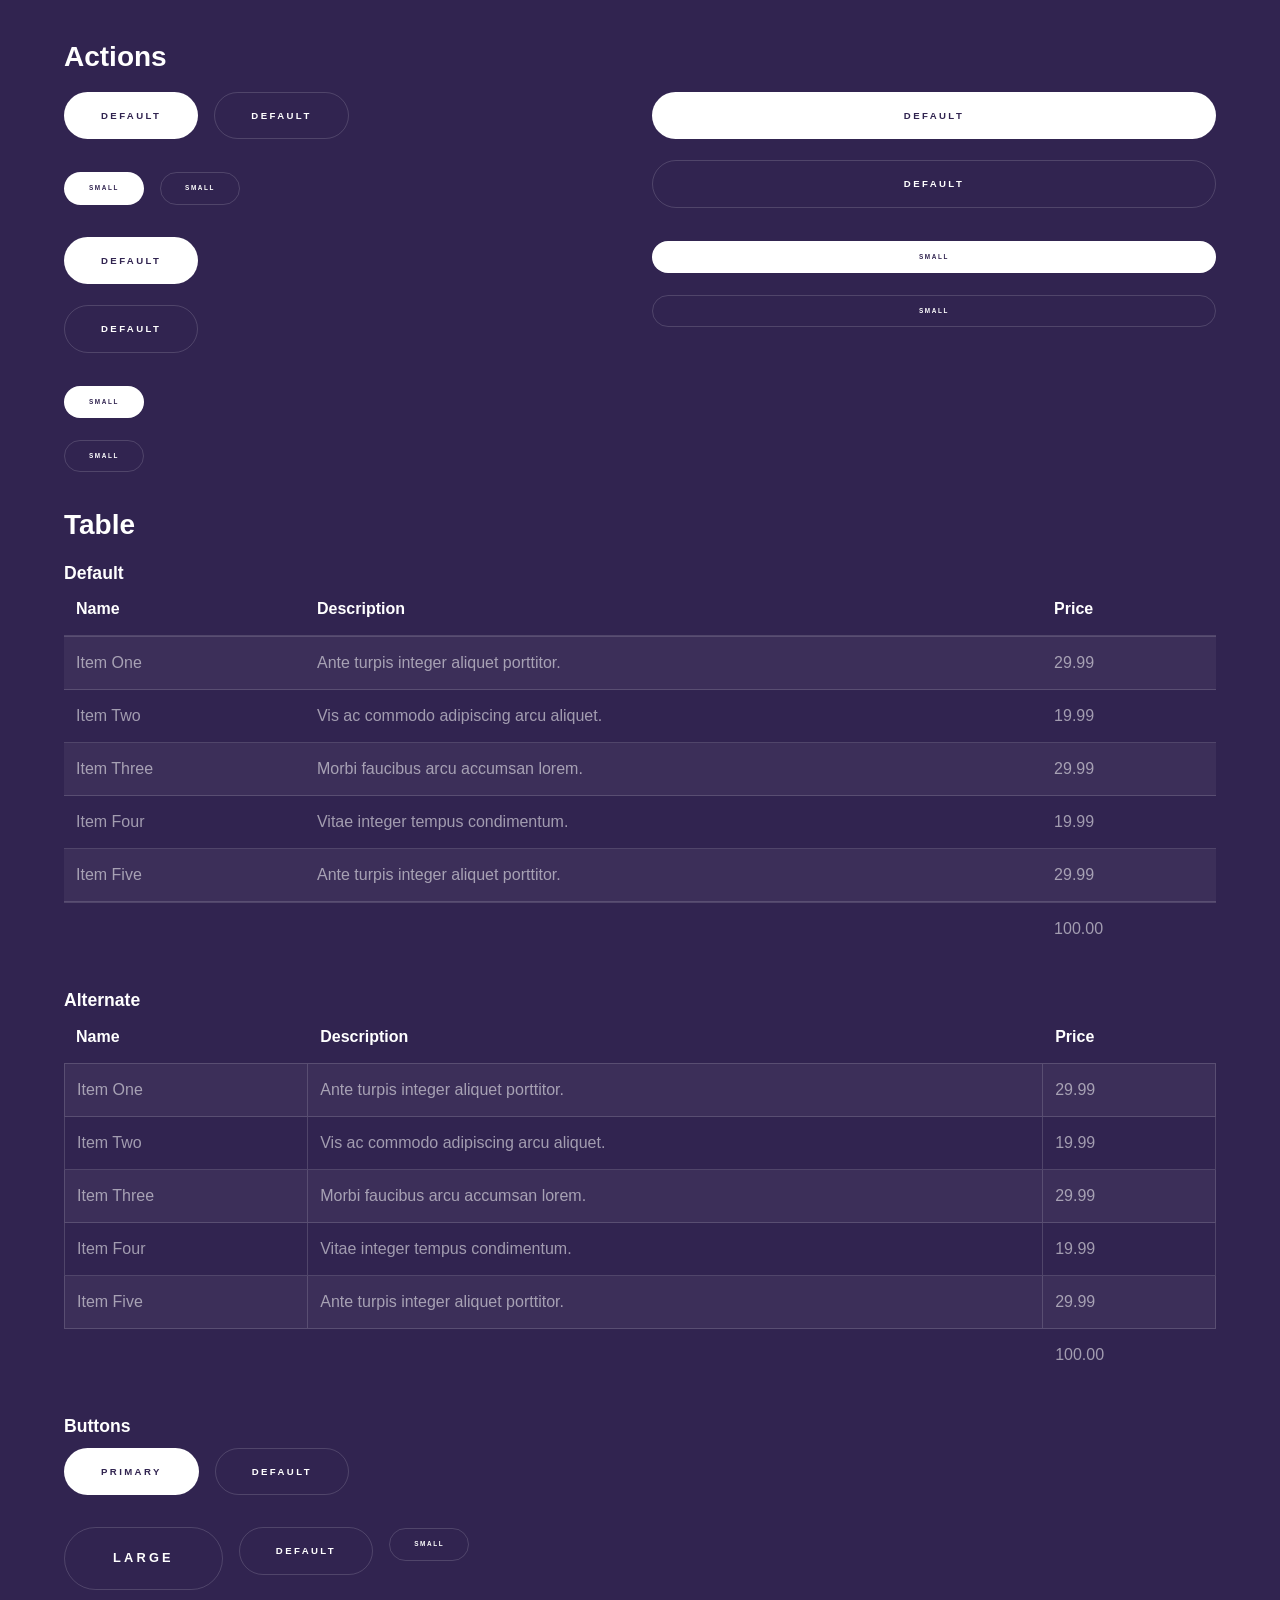
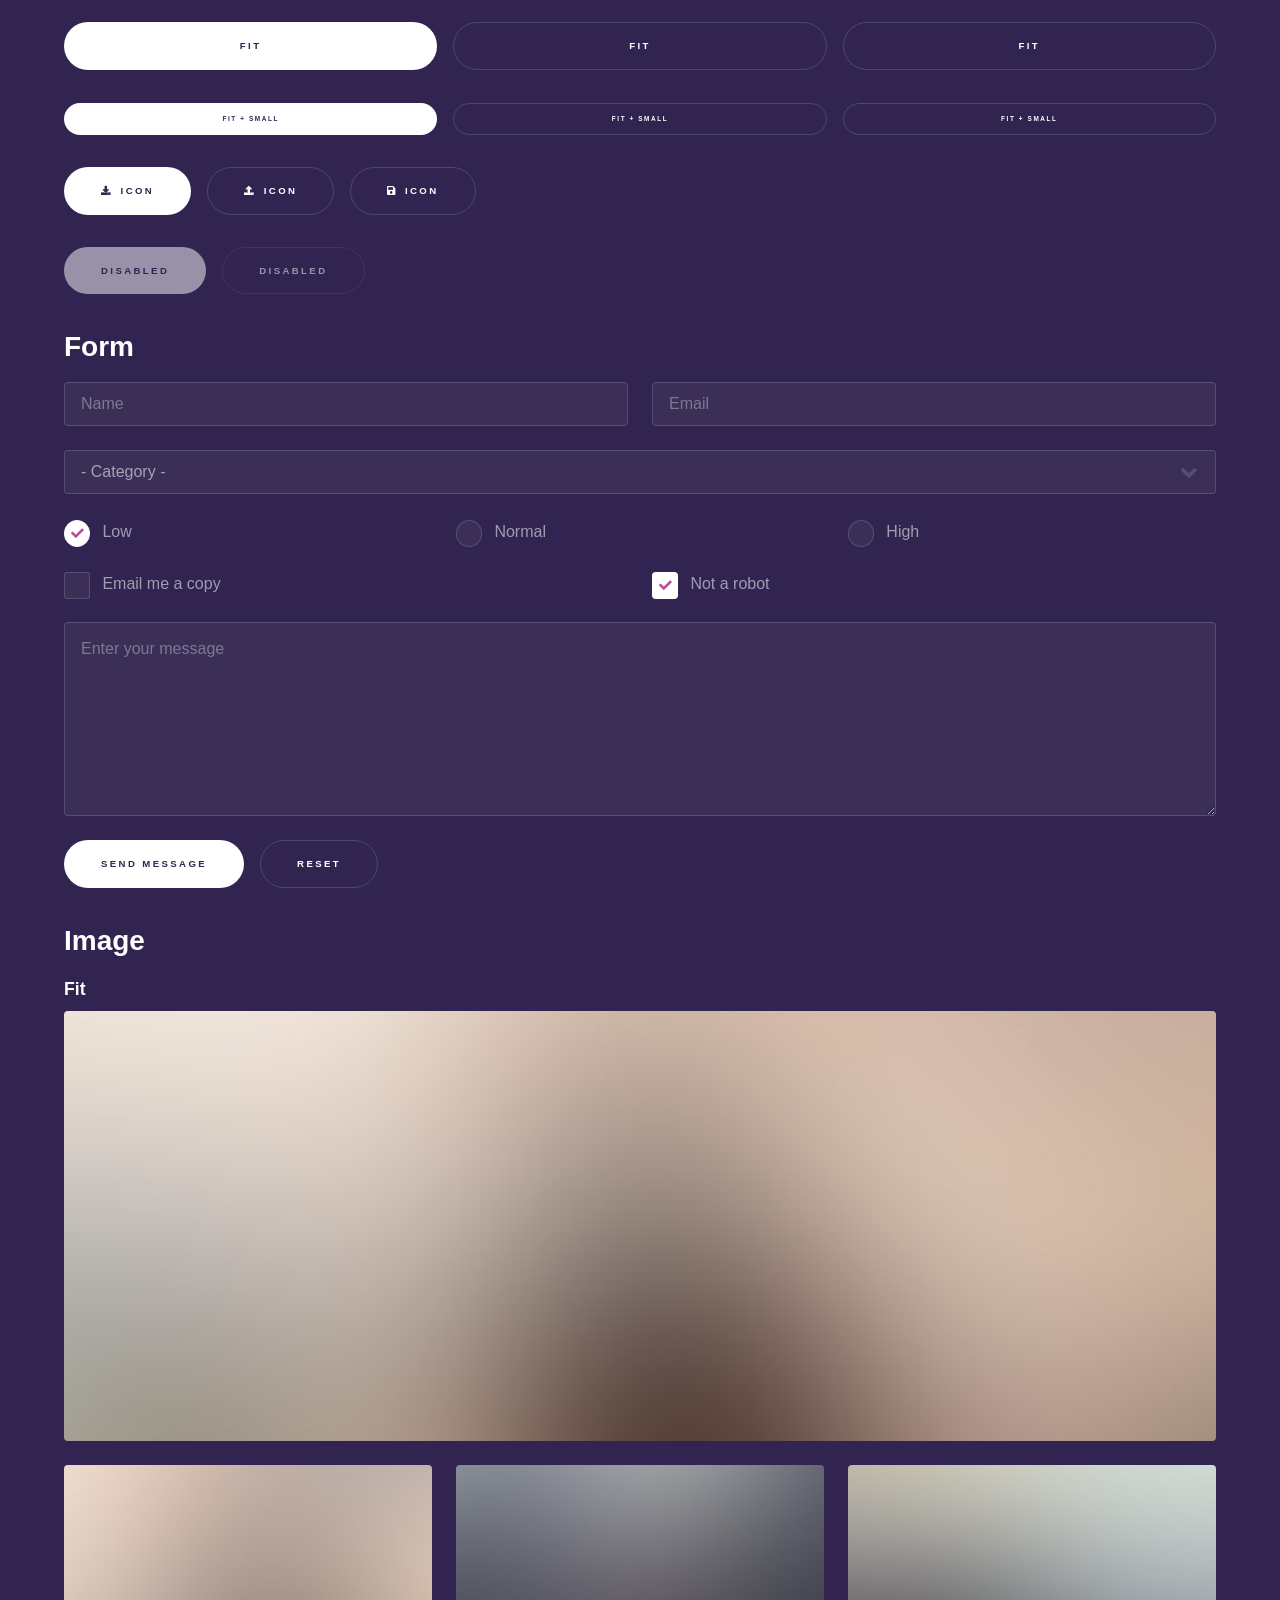
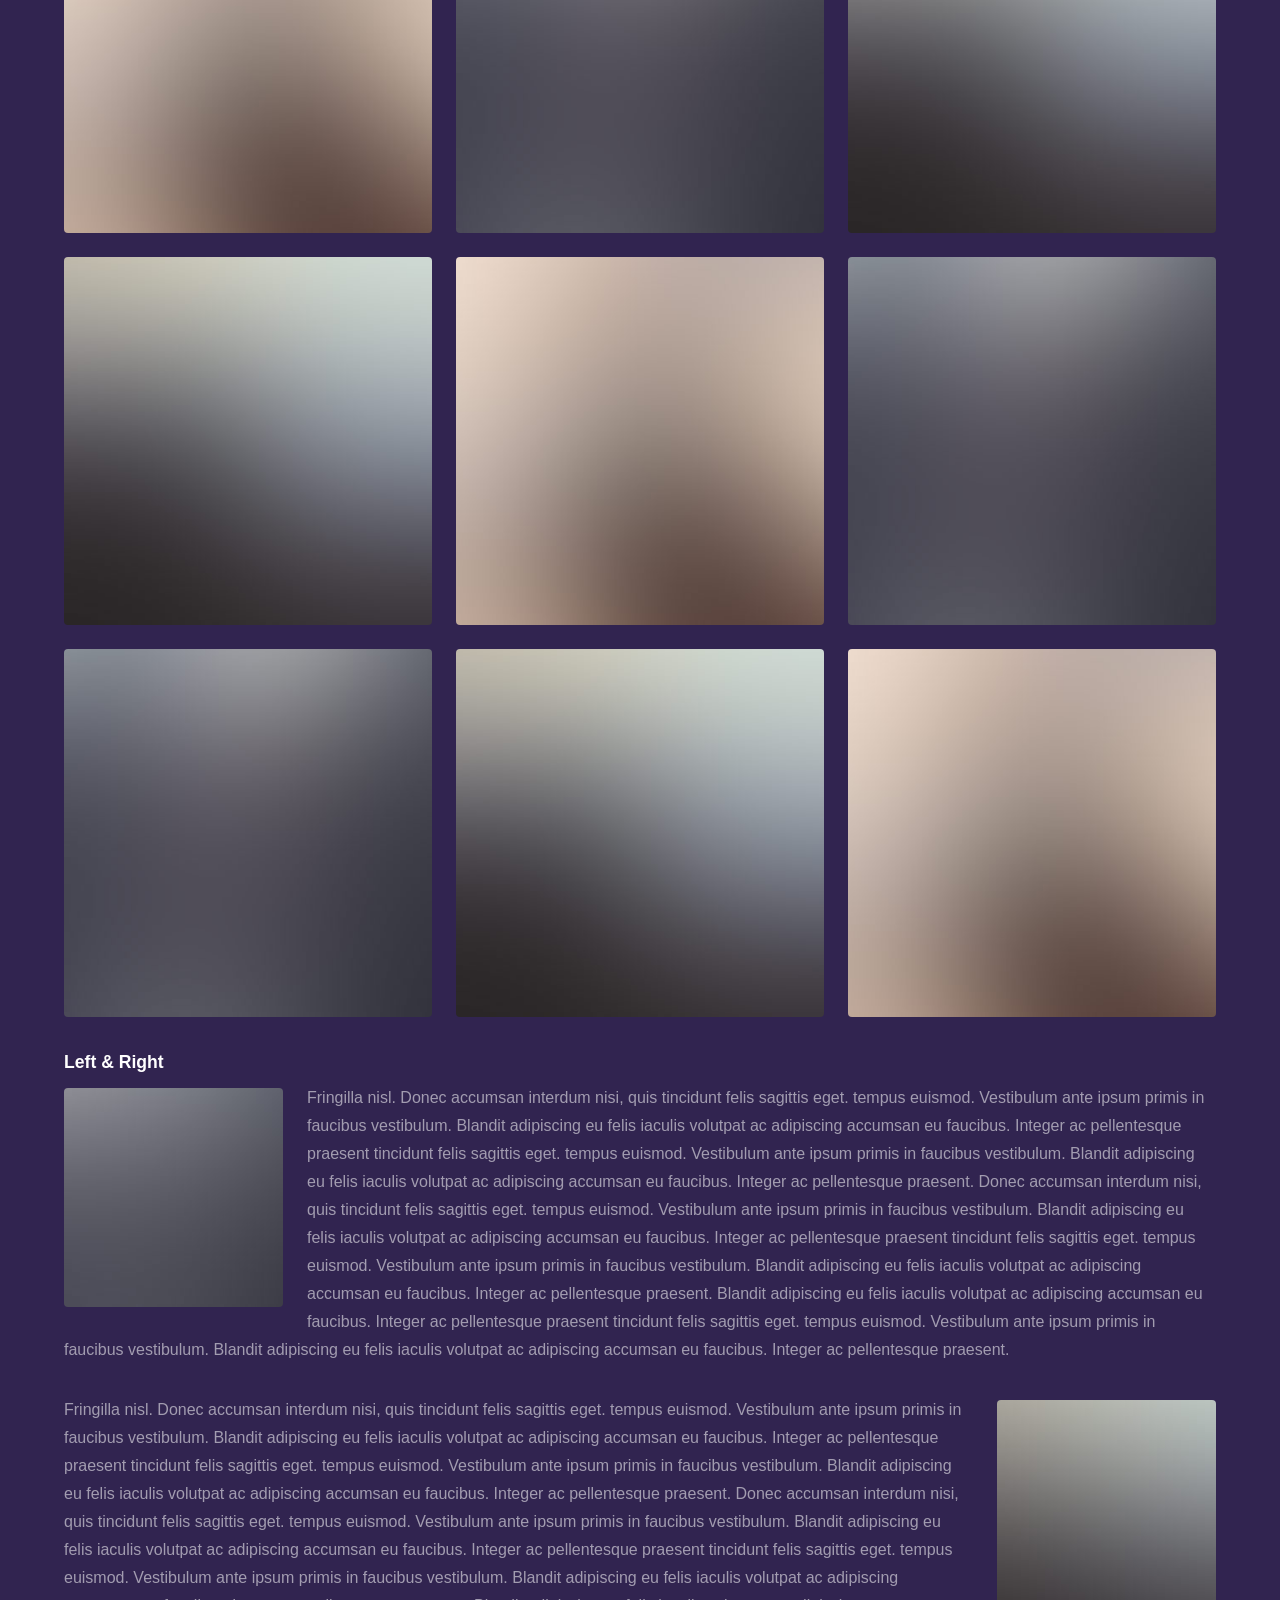
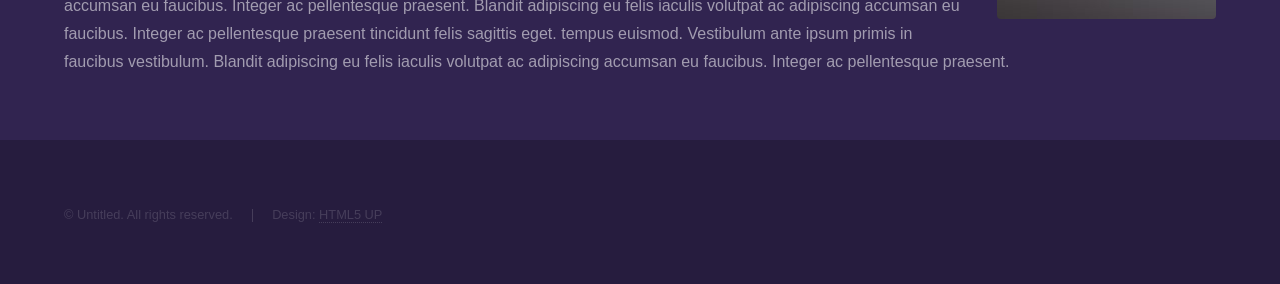
<file: elements.html>
<!DOCTYPE HTML>
<!--
	Hyperspace by HTML5 UP
	html5up.net | @ajlkn
	Free for personal and commercial use under the CCA 3.0 license (html5up.net/license)
-->
<html>
	<head>
		<title>Elements - Hyperspace by HTML5 UP</title>
		<meta charset="utf-8" />
		<meta name="viewport" content="width=device-width, initial-scale=1, user-scalable=no" />
		<link rel="stylesheet" href="assets/css/main.css" />
		<noscript><link rel="stylesheet" href="assets/css/noscript.css" /></noscript>
	</head>
	<body class="is-preload">

		<!-- Header -->
			<header id="header">
				<a href="index.html" class="title">Hyperspace</a>
				<nav>
					<ul>
						<li><a href="index.html">Home</a></li>
						<li><a href="generic.html">Generic</a></li>
						<li><a href="elements.html"  class="active">Elements</a></li>
					</ul>
				</nav>
			</header>

		<!-- Wrapper -->
			<div id="wrapper">

				<!-- Main -->
					<section id="main" class="wrapper">
						<div class="inner">
							<h1 class="major">Elements</h1>

							<!-- Text -->
								<section>
									<h2>Text</h2>
									<p>This is <b>bold</b> and this is <strong>strong</strong>. This is <i>italic</i> and this is <em>emphasized</em>.
									This is <sup>superscript</sup> text and this is <sub>subscript</sub> text.
									This is <u>underlined</u> and this is code: <code>for (;;) { ... }</code>. Finally, <a href="#">this is a link</a>.</p>
									<hr />
									<p>Nunc lacinia ante nunc ac lobortis. Interdum adipiscing gravida odio porttitor sem non mi integer non faucibus ornare mi ut ante amet placerat aliquet. Volutpat eu sed ante lacinia sapien lorem accumsan varius montes viverra nibh in adipiscing blandit tempus accumsan.</p>
									<hr />
									<h2>Heading Level 2</h2>
									<h3>Heading Level 3</h3>
									<h4>Heading Level 4</h4>
									<hr />
									<h3>Blockquote</h3>
									<blockquote>Fringilla nisl. Donec accumsan interdum nisi, quis tincidunt felis sagittis eget tempus euismod. Vestibulum ante ipsum primis in faucibus vestibulum. Blandit adipiscing eu felis iaculis volutpat ac adipiscing accumsan faucibus. Vestibulum ante ipsum primis in faucibus lorem ipsum dolor sit amet nullam adipiscing eu felis.</blockquote>
									<h3>Preformatted</h3>
									<pre><code>i = 0;

while (!deck.isInOrder()) {
    print 'Iteration ' + i;
    deck.shuffle();
    i++;
}

print 'It took ' + i + ' iterations to sort the deck.';</code></pre>
								</section>

							<!-- Lists -->
								<section>
									<h2>Lists</h2>
									<div class="row">
										<div class="col-6 col-12-medium">
											<h3>Unordered</h3>
											<ul>
												<li>Dolor pulvinar etiam.</li>
												<li>Sagittis adipiscing.</li>
												<li>Felis enim feugiat.</li>
											</ul>
											<h3>Alternate</h3>
											<ul class="alt">
												<li>Dolor pulvinar etiam.</li>
												<li>Sagittis adipiscing.</li>
												<li>Felis enim feugiat.</li>
											</ul>
										</div>
										<div class="col-6 col-12-medium">
											<h3>Ordered</h3>
											<ol>
												<li>Dolor pulvinar etiam.</li>
												<li>Etiam vel felis viverra.</li>
												<li>Felis enim feugiat.</li>
												<li>Dolor pulvinar etiam.</li>
												<li>Etiam vel felis lorem.</li>
												<li>Felis enim et feugiat.</li>
											</ol>
											<h3>Icons</h3>
											<ul class="icons">
												<li><a href="#" class="icon brands fa-twitter"><span class="label">Twitter</span></a></li>
												<li><a href="#" class="icon brands fa-facebook-f"><span class="label">Facebook</span></a></li>
												<li><a href="#" class="icon brands fa-instagram"><span class="label">Instagram</span></a></li>
												<li><a href="#" class="icon brands fa-github"><span class="label">Github</span></a></li>
											</ul>
										</div>
									</div>
									<h2>Actions</h2>
									<div class="row">
										<div class="col-6 col-12-medium">
											<ul class="actions">
												<li><a href="#" class="button primary">Default</a></li>
												<li><a href="#" class="button">Default</a></li>
											</ul>
											<ul class="actions small">
												<li><a href="#" class="button primary small">Small</a></li>
												<li><a href="#" class="button small">Small</a></li>
											</ul>
											<ul class="actions stacked">
												<li><a href="#" class="button primary">Default</a></li>
												<li><a href="#" class="button">Default</a></li>
											</ul>
											<ul class="actions stacked">
												<li><a href="#" class="button primary small">Small</a></li>
												<li><a href="#" class="button small">Small</a></li>
											</ul>
										</div>
										<div class="col-6 col-12-medium">
											<ul class="actions stacked">
												<li><a href="#" class="button primary fit">Default</a></li>
												<li><a href="#" class="button fit">Default</a></li>
											</ul>
											<ul class="actions stacked">
												<li><a href="#" class="button primary small fit">Small</a></li>
												<li><a href="#" class="button small fit">Small</a></li>
											</ul>
										</div>
									</div>
								</section>

							<!-- Table -->
								<section>
									<h2>Table</h2>
									<h3>Default</h3>
									<div class="table-wrapper">
										<table>
											<thead>
												<tr>
													<th>Name</th>
													<th>Description</th>
													<th>Price</th>
												</tr>
											</thead>
											<tbody>
												<tr>
													<td>Item One</td>
													<td>Ante turpis integer aliquet porttitor.</td>
													<td>29.99</td>
												</tr>
												<tr>
													<td>Item Two</td>
													<td>Vis ac commodo adipiscing arcu aliquet.</td>
													<td>19.99</td>
												</tr>
												<tr>
													<td>Item Three</td>
													<td> Morbi faucibus arcu accumsan lorem.</td>
													<td>29.99</td>
												</tr>
												<tr>
													<td>Item Four</td>
													<td>Vitae integer tempus condimentum.</td>
													<td>19.99</td>
												</tr>
												<tr>
													<td>Item Five</td>
													<td>Ante turpis integer aliquet porttitor.</td>
													<td>29.99</td>
												</tr>
											</tbody>
											<tfoot>
												<tr>
													<td colspan="2"></td>
													<td>100.00</td>
												</tr>
											</tfoot>
										</table>
									</div>

									<h3>Alternate</h3>
									<div class="table-wrapper">
										<table class="alt">
											<thead>
												<tr>
													<th>Name</th>
													<th>Description</th>
													<th>Price</th>
												</tr>
											</thead>
											<tbody>
												<tr>
													<td>Item One</td>
													<td>Ante turpis integer aliquet porttitor.</td>
													<td>29.99</td>
												</tr>
												<tr>
													<td>Item Two</td>
													<td>Vis ac commodo adipiscing arcu aliquet.</td>
													<td>19.99</td>
												</tr>
												<tr>
													<td>Item Three</td>
													<td> Morbi faucibus arcu accumsan lorem.</td>
													<td>29.99</td>
												</tr>
												<tr>
													<td>Item Four</td>
													<td>Vitae integer tempus condimentum.</td>
													<td>19.99</td>
												</tr>
												<tr>
													<td>Item Five</td>
													<td>Ante turpis integer aliquet porttitor.</td>
													<td>29.99</td>
												</tr>
											</tbody>
											<tfoot>
												<tr>
													<td colspan="2"></td>
													<td>100.00</td>
												</tr>
											</tfoot>
										</table>
									</div>
								</section>

							<!-- Buttons -->
								<section>
									<h3>Buttons</h3>
									<ul class="actions">
										<li><a href="#" class="button primary">Primary</a></li>
										<li><a href="#" class="button">Default</a></li>
									</ul>
									<ul class="actions">
										<li><a href="#" class="button large">Large</a></li>
										<li><a href="#" class="button">Default</a></li>
										<li><a href="#" class="button small">Small</a></li>
									</ul>
									<ul class="actions fit">
										<li><a href="#" class="button primary fit">Fit</a></li>
										<li><a href="#" class="button fit">Fit</a></li>
										<li><a href="#" class="button fit">Fit</a></li>
									</ul>
									<ul class="actions fit small">
										<li><a href="#" class="button primary fit small">Fit + Small</a></li>
										<li><a href="#" class="button fit small">Fit + Small</a></li>
										<li><a href="#" class="button fit small">Fit + Small</a></li>
									</ul>
									<ul class="actions">
										<li><a href="#" class="button primary icon solid fa-download">Icon</a></li>
										<li><a href="#" class="button icon solid fa-upload">Icon</a></li>
										<li><a href="#" class="button icon solid fa-save">Icon</a></li>
									</ul>
									<ul class="actions">
										<li><span class="button primary disabled">Disabled</span></li>
										<li><span class="button disabled">Disabled</span></li>
									</ul>
								</section>

							<!-- Form -->
								<section>
									<h2>Form</h2>
									<form method="post" action="#">
										<div class="row gtr-uniform">
											<div class="col-6 col-12-xsmall">
												<input type="text" name="demo-name" id="demo-name" value="" placeholder="Name" />
											</div>
											<div class="col-6 col-12-xsmall">
												<input type="email" name="demo-email" id="demo-email" value="" placeholder="Email" />
											</div>
											<div class="col-12">
												<select name="demo-category" id="demo-category">
													<option value="">- Category -</option>
													<option value="1">Manufacturing</option>
													<option value="1">Shipping</option>
													<option value="1">Administration</option>
													<option value="1">Human Resources</option>
												</select>
											</div>
											<div class="col-4 col-12-small">
												<input type="radio" id="demo-priority-low" name="demo-priority" checked>
												<label for="demo-priority-low">Low</label>
											</div>
											<div class="col-4 col-12-small">
												<input type="radio" id="demo-priority-normal" name="demo-priority">
												<label for="demo-priority-normal">Normal</label>
											</div>
											<div class="col-4 col-12-small">
												<input type="radio" id="demo-priority-high" name="demo-priority">
												<label for="demo-priority-high">High</label>
											</div>
											<div class="col-6 col-12-small">
												<input type="checkbox" id="demo-copy" name="demo-copy">
												<label for="demo-copy">Email me a copy</label>
											</div>
											<div class="col-6 col-12-small">
												<input type="checkbox" id="demo-human" name="demo-human" checked>
												<label for="demo-human">Not a robot</label>
											</div>
											<div class="col-12">
												<textarea name="demo-message" id="demo-message" placeholder="Enter your message" rows="6"></textarea>
											</div>
											<div class="col-12">
												<ul class="actions">
													<li><input type="submit" value="Send Message" class="primary" /></li>
													<li><input type="reset" value="Reset" /></li>
												</ul>
											</div>
										</div>
									</form>
								</section>

							<!-- Image -->
								<section>
									<h2>Image</h2>
									<h3>Fit</h3>
									<div class="box alt">
										<div class="row gtr-uniform">
											<div class="col-12"><span class="image fit"><img src="images/pic04.jpg" alt="" /></span></div>
											<div class="col-4"><span class="image fit"><img src="images/pic01.jpg" alt="" /></span></div>
											<div class="col-4"><span class="image fit"><img src="images/pic02.jpg" alt="" /></span></div>
											<div class="col-4"><span class="image fit"><img src="images/pic03.jpg" alt="" /></span></div>
											<div class="col-4"><span class="image fit"><img src="images/pic03.jpg" alt="" /></span></div>
											<div class="col-4"><span class="image fit"><img src="images/pic01.jpg" alt="" /></span></div>
											<div class="col-4"><span class="image fit"><img src="images/pic02.jpg" alt="" /></span></div>
											<div class="col-4"><span class="image fit"><img src="images/pic02.jpg" alt="" /></span></div>
											<div class="col-4"><span class="image fit"><img src="images/pic03.jpg" alt="" /></span></div>
											<div class="col-4"><span class="image fit"><img src="images/pic01.jpg" alt="" /></span></div>
										</div>
									</div>
									<h3>Left &amp; Right</h3>
									<p><span class="image left"><img src="images/pic05.jpg" alt="" /></span>Fringilla nisl. Donec accumsan interdum nisi, quis tincidunt felis sagittis eget. tempus euismod. Vestibulum ante ipsum primis in faucibus vestibulum. Blandit adipiscing eu felis iaculis volutpat ac adipiscing accumsan eu faucibus. Integer ac pellentesque praesent tincidunt felis sagittis eget. tempus euismod. Vestibulum ante ipsum primis in faucibus vestibulum. Blandit adipiscing eu felis iaculis volutpat ac adipiscing accumsan eu faucibus. Integer ac pellentesque praesent. Donec accumsan interdum nisi, quis tincidunt felis sagittis eget. tempus euismod. Vestibulum ante ipsum primis in faucibus vestibulum. Blandit adipiscing eu felis iaculis volutpat ac adipiscing accumsan eu faucibus. Integer ac pellentesque praesent tincidunt felis sagittis eget. tempus euismod. Vestibulum ante ipsum primis in faucibus vestibulum. Blandit adipiscing eu felis iaculis volutpat ac adipiscing accumsan eu faucibus. Integer ac pellentesque praesent. Blandit adipiscing eu felis iaculis volutpat ac adipiscing accumsan eu faucibus. Integer ac pellentesque praesent tincidunt felis sagittis eget. tempus euismod. Vestibulum ante ipsum primis in faucibus vestibulum. Blandit adipiscing eu felis iaculis volutpat ac adipiscing accumsan eu faucibus. Integer ac pellentesque praesent.</p>
									<p><span class="image right"><img src="images/pic06.jpg" alt="" /></span>Fringilla nisl. Donec accumsan interdum nisi, quis tincidunt felis sagittis eget. tempus euismod. Vestibulum ante ipsum primis in faucibus vestibulum. Blandit adipiscing eu felis iaculis volutpat ac adipiscing accumsan eu faucibus. Integer ac pellentesque praesent tincidunt felis sagittis eget. tempus euismod. Vestibulum ante ipsum primis in faucibus vestibulum. Blandit adipiscing eu felis iaculis volutpat ac adipiscing accumsan eu faucibus. Integer ac pellentesque praesent. Donec accumsan interdum nisi, quis tincidunt felis sagittis eget. tempus euismod. Vestibulum ante ipsum primis in faucibus vestibulum. Blandit adipiscing eu felis iaculis volutpat ac adipiscing accumsan eu faucibus. Integer ac pellentesque praesent tincidunt felis sagittis eget. tempus euismod. Vestibulum ante ipsum primis in faucibus vestibulum. Blandit adipiscing eu felis iaculis volutpat ac adipiscing accumsan eu faucibus. Integer ac pellentesque praesent. Blandit adipiscing eu felis iaculis volutpat ac adipiscing accumsan eu faucibus. Integer ac pellentesque praesent tincidunt felis sagittis eget. tempus euismod. Vestibulum ante ipsum primis in faucibus vestibulum. Blandit adipiscing eu felis iaculis volutpat ac adipiscing accumsan eu faucibus. Integer ac pellentesque praesent.</p>
								</section>

						</div>
					</section>

			</div>

		<!-- Footer -->
			<footer id="footer" class="wrapper alt">
				<div class="inner">
					<ul class="menu">
						<li>&copy; Untitled. All rights reserved.</li><li>Design: <a href="http://html5up.net">HTML5 UP</a></li>
					</ul>
				</div>
			</footer>

		<!-- Scripts -->
			<script src="assets/js/jquery.min.js"></script>
			<script src="assets/js/jquery.scrollex.min.js"></script>
			<script src="assets/js/jquery.scrolly.min.js"></script>
			<script src="assets/js/browser.min.js"></script>
			<script src="assets/js/breakpoints.min.js"></script>
			<script src="assets/js/util.js"></script>
			<script src="assets/js/main.js"></script>

	</body>
</html>
</file>
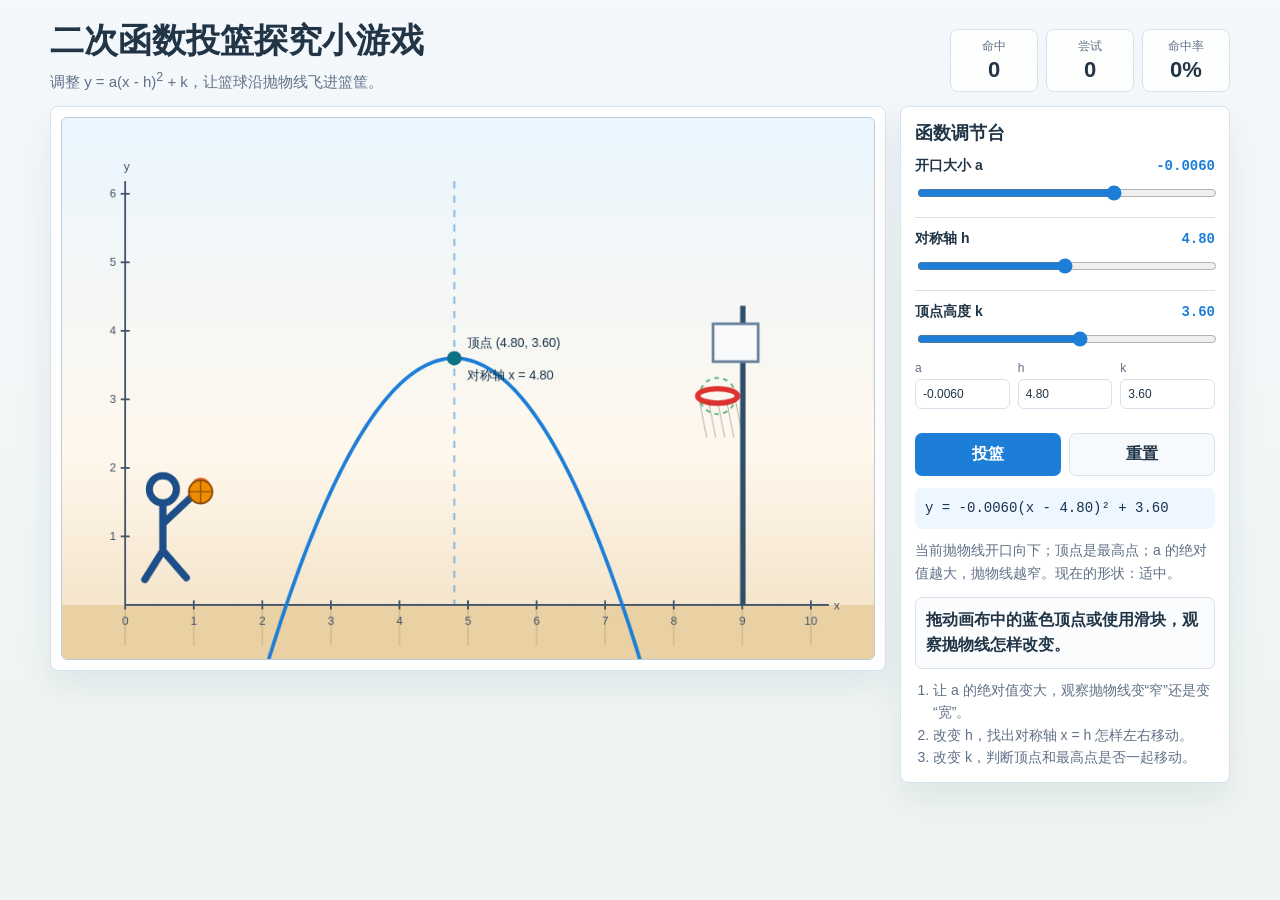
<file: game1 - 中文版.html>
<!DOCTYPE html>
<html lang="zh-CN">
<head>
  <meta charset="UTF-8">
  <meta name="viewport" content="width=device-width, initial-scale=1.0">
  <title>二次函数投篮探究小游戏</title>
  <style>
    :root {
      --ink: #213547;
      --muted: #607086;
      --line: #d9e1ec;
      --panel: #ffffff;
      --court: #fff8ed;
      --accent: #1c7ed6;
      --accent-2: #ef7b45;
      --good: #1f9d55;
      --bad: #d9480f;
    }

    * {
      box-sizing: border-box;
    }

    body {
      margin: 0;
      min-height: 100vh;
      color: var(--ink);
      font-family: "Microsoft YaHei", "PingFang SC", Arial, sans-serif;
      background: linear-gradient(180deg, #f4f8fc 0%, #eef4f1 100%);
    }

    main {
      width: min(1180px, calc(100vw - 28px));
      margin: 0 auto;
      padding: 18px 0 28px;
    }

    header {
      display: flex;
      align-items: end;
      justify-content: space-between;
      gap: 16px;
      margin-bottom: 14px;
    }

    h1 {
      margin: 0;
      font-size: clamp(22px, 3vw, 34px);
      letter-spacing: 0;
    }

    .subtitle {
      margin: 6px 0 0;
      color: var(--muted);
      font-size: 15px;
    }

    .stats {
      display: grid;
      grid-template-columns: repeat(3, minmax(82px, 1fr));
      gap: 8px;
      min-width: 280px;
    }

    .stat {
      border: 1px solid var(--line);
      border-radius: 8px;
      padding: 8px 10px;
      background: rgba(255, 255, 255, 0.82);
      text-align: center;
    }

    .stat span {
      display: block;
      color: var(--muted);
      font-size: 12px;
    }

    .stat strong {
      display: block;
      margin-top: 2px;
      font-size: 22px;
    }

    .layout {
      display: grid;
      grid-template-columns: minmax(0, 1fr) 330px;
      gap: 14px;
      align-items: start;
    }

    .court-wrap,
    .controls {
      border: 1px solid var(--line);
      border-radius: 8px;
      background: var(--panel);
      box-shadow: 0 16px 34px rgba(30, 60, 90, 0.08);
    }

    .court-wrap {
      padding: 10px;
    }

    canvas {
      display: block;
      width: 100%;
      height: auto;
      aspect-ratio: 3 / 2;
      border: 1px solid #bdc9d8;
      border-radius: 6px;
      background: var(--court);
      cursor: crosshair;
    }

    .controls {
      padding: 14px;
    }

    .control-title {
      margin: 0 0 12px;
      font-size: 18px;
    }

    .group {
      padding: 12px 0;
      border-top: 1px solid var(--line);
    }

    .group:first-of-type {
      border-top: 0;
      padding-top: 0;
    }

    .label-row {
      display: flex;
      align-items: center;
      justify-content: space-between;
      gap: 10px;
      margin-bottom: 8px;
      font-size: 14px;
      font-weight: 700;
    }

    .label-row output {
      min-width: 84px;
      color: var(--accent);
      text-align: right;
      font-family: Consolas, "Courier New", monospace;
      font-weight: 700;
    }

    input[type="range"] {
      width: 100%;
      accent-color: var(--accent);
    }

    .number-row {
      display: grid;
      grid-template-columns: repeat(3, 1fr);
      gap: 8px;
      margin-top: 10px;
    }

    .mini {
      display: grid;
      gap: 4px;
      color: var(--muted);
      font-size: 12px;
    }

    .mini input {
      width: 100%;
      border: 1px solid var(--line);
      border-radius: 6px;
      padding: 7px;
      color: var(--ink);
      font: inherit;
    }

    .buttons {
      display: grid;
      grid-template-columns: 1fr 1fr;
      gap: 8px;
      margin-top: 12px;
    }

    button {
      border: 0;
      border-radius: 7px;
      padding: 10px 12px;
      color: #fff;
      background: var(--accent);
      font: inherit;
      font-weight: 700;
      cursor: pointer;
    }

    button.secondary {
      color: var(--ink);
      border: 1px solid var(--line);
      background: #f7fafc;
    }

    button:disabled {
      opacity: 0.55;
      cursor: not-allowed;
    }

    .formula {
      margin: 12px 0 0;
      padding: 10px;
      border-radius: 7px;
      color: #17324d;
      background: #eef6ff;
      font-family: Consolas, "Courier New", monospace;
      font-size: 14px;
      line-height: 1.5;
    }

    .insight {
      margin: 10px 0 0;
      color: var(--muted);
      font-size: 14px;
      line-height: 1.65;
    }

    .message {
      min-height: 48px;
      margin-top: 12px;
      padding: 10px;
      border: 1px solid var(--line);
      border-radius: 7px;
      background: #fbfcfe;
      font-weight: 700;
      line-height: 1.55;
    }

    .message.good {
      color: var(--good);
      border-color: #b8e6c9;
      background: #f1fbf5;
    }

    .message.bad {
      color: var(--bad);
      border-color: #ffd0bd;
      background: #fff5ef;
    }

    .tasks {
      margin: 10px 0 0;
      padding-left: 18px;
      color: var(--muted);
      font-size: 14px;
      line-height: 1.6;
    }

    @media (max-width: 900px) {
      header,
      .layout {
        grid-template-columns: 1fr;
      }

      header {
        display: block;
      }

      .stats {
        margin-top: 12px;
        min-width: 0;
      }
    }
  </style>
</head>
<body>
  <main>
    <header>
      <div>
        <h1>二次函数投篮探究小游戏</h1>
        <p class="subtitle">调整 y = a(x - h)<sup>2</sup> + k，让篮球沿抛物线飞进篮筐。</p>
      </div>
      <div class="stats" aria-label="游戏数据">
        <div class="stat"><span>命中</span><strong id="score">0</strong></div>
        <div class="stat"><span>尝试</span><strong id="attempts">0</strong></div>
        <div class="stat"><span>命中率</span><strong id="rate">0%</strong></div>
      </div>
    </header>

    <section class="layout">
      <div class="court-wrap">
        <canvas id="gameCanvas" width="900" height="600" aria-label="投篮游戏画布"></canvas>
      </div>

      <aside class="controls">
        <h2 class="control-title">函数调节台</h2>

        <div class="group">
          <div class="label-row">
            <label for="aRange">开口大小 a</label>
            <output id="aOut">-0.0060</output>
          </div>
          <input id="aRange" type="range" min="-0.016" max="-0.001" step="0.0005" value="-0.006">
        </div>

        <div class="group">
          <div class="label-row">
            <label for="hRange">对称轴 h</label>
            <output id="hOut">4.80</output>
          </div>
          <input id="hRange" type="range" min="1.5" max="8.2" step="0.05" value="4.8">
        </div>

        <div class="group">
          <div class="label-row">
            <label for="kRange">顶点高度 k</label>
            <output id="kOut">3.60</output>
          </div>
          <input id="kRange" type="range" min="1.2" max="5.6" step="0.05" value="3.6">

          <div class="number-row">
            <label class="mini">a
              <input id="aInput" type="number" min="-0.016" max="-0.001" step="0.0005" value="-0.006">
            </label>
            <label class="mini">h
              <input id="hInput" type="number" min="1.5" max="8.2" step="0.05" value="4.8">
            </label>
            <label class="mini">k
              <input id="kInput" type="number" min="1.2" max="5.6" step="0.05" value="3.6">
            </label>
          </div>
        </div>

        <div class="buttons">
          <button id="shootBtn" type="button">投篮</button>
          <button id="resetBtn" class="secondary" type="button">重置</button>
        </div>

        <div class="formula" id="formula"></div>
        <div class="insight" id="insight"></div>
        <div class="message" id="message">拖动画布中的蓝色顶点或使用滑块，观察抛物线怎样改变。</div>

        <ol class="tasks">
          <li>让 a 的绝对值变大，观察抛物线变“窄”还是变“宽”。</li>
          <li>改变 h，找出对称轴 x = h 怎样左右移动。</li>
          <li>改变 k，判断顶点和最高点是否一起移动。</li>
        </ol>
      </aside>
    </section>
  </main>

  <script>
    const canvas = document.getElementById("gameCanvas");
    const ctx = canvas.getContext("2d");

    const controls = {
      aRange: document.getElementById("aRange"),
      hRange: document.getElementById("hRange"),
      kRange: document.getElementById("kRange"),
      aInput: document.getElementById("aInput"),
      hInput: document.getElementById("hInput"),
      kInput: document.getElementById("kInput"),
      aOut: document.getElementById("aOut"),
      hOut: document.getElementById("hOut"),
      kOut: document.getElementById("kOut"),
      formula: document.getElementById("formula"),
      insight: document.getElementById("insight"),
      message: document.getElementById("message"),
      shootBtn: document.getElementById("shootBtn"),
      resetBtn: document.getElementById("resetBtn"),
      score: document.getElementById("score"),
      attempts: document.getElementById("attempts"),
      rate: document.getElementById("rate")
    };

    const world = {
      width: 10,
      height: 6,
      originX: 70,
      originY: 540,
      scaleX: 76,
      scaleY: 76
    };

    const player = { x: 0.55, y: 0.95 };
    const hoop = { x: 8.35, y: 3.05, width: 0.58, height: 0.15 };
    const state = {
      a: -0.006,
      h: 4.8,
      k: 3.6,
      ball: null,
      animationId: null,
      shooting: false,
      score: 0,
      attempts: 0,
      draggingVertex: false
    };

    function clamp(value, min, max) {
      return Math.min(max, Math.max(min, value));
    }

    function worldToCanvas(x, y) {
      return {
        x: world.originX + x * world.scaleX,
        y: world.originY - y * world.scaleY
      };
    }

    function canvasToWorld(x, y) {
      return {
        x: (x - world.originX) / world.scaleX,
        y: (world.originY - y) / world.scaleY
      };
    }

    function pathY(x) {
      const screenA = state.a * 100;
      return screenA * Math.pow(x - state.h, 2) + state.k;
    }

    function drawBackground() {
      const gradient = ctx.createLinearGradient(0, 0, 0, canvas.height);
      gradient.addColorStop(0, "#eaf6ff");
      gradient.addColorStop(0.62, "#fff8ed");
      gradient.addColorStop(1, "#f1dfc0");
      ctx.fillStyle = gradient;
      ctx.fillRect(0, 0, canvas.width, canvas.height);

      ctx.fillStyle = "#ead1a4";
      ctx.fillRect(0, world.originY, canvas.width, canvas.height - world.originY);

      ctx.strokeStyle = "rgba(127, 99, 58, 0.35)";
      ctx.lineWidth = 1;
      for (let x = world.originX; x <= 840; x += world.scaleX) {
        ctx.beginPath();
        ctx.moveTo(x, world.originY);
        ctx.lineTo(x, world.originY + 45);
        ctx.stroke();
      }
    }

    function drawAxes() {
      ctx.save();
      ctx.strokeStyle = "#43556b";
      ctx.lineWidth = 2;
      ctx.beginPath();
      ctx.moveTo(world.originX, world.originY);
      ctx.lineTo(850, world.originY);
      ctx.moveTo(world.originX, world.originY);
      ctx.lineTo(world.originX, 70);
      ctx.stroke();

      ctx.fillStyle = "#43556b";
      ctx.font = "13px Microsoft YaHei, Arial";
      ctx.textAlign = "center";
      for (let x = 0; x <= 10; x += 1) {
        const p = worldToCanvas(x, 0);
        ctx.beginPath();
        ctx.moveTo(p.x, p.y - 5);
        ctx.lineTo(p.x, p.y + 5);
        ctx.stroke();
        ctx.fillText(String(x), p.x, p.y + 22);
      }

      ctx.textAlign = "right";
      for (let y = 1; y <= 6; y += 1) {
        const p = worldToCanvas(0, y);
        ctx.beginPath();
        ctx.moveTo(p.x - 5, p.y);
        ctx.lineTo(p.x + 5, p.y);
        ctx.stroke();
        ctx.fillText(String(y), p.x - 10, p.y + 4);
      }
      ctx.fillText("x", 862, world.originY + 5);
      ctx.fillText("y", world.originX + 5, 58);
      ctx.restore();
    }

    function drawPlayer() {
      const p = worldToCanvas(player.x, player.y);
      ctx.save();
      ctx.strokeStyle = "#1d4e89";
      ctx.lineWidth = 8;
      ctx.lineCap = "round";
      ctx.beginPath();
      ctx.arc(p.x, p.y - 56, 15, 0, Math.PI * 2);
      ctx.stroke();
      ctx.beginPath();
      ctx.moveTo(p.x, p.y - 38);
      ctx.lineTo(p.x, p.y + 14);
      ctx.moveTo(p.x, p.y - 18);
      ctx.lineTo(p.x + 32, p.y - 48);
      ctx.moveTo(p.x, p.y + 12);
      ctx.lineTo(p.x - 20, p.y + 44);
      ctx.moveTo(p.x, p.y + 12);
      ctx.lineTo(p.x + 26, p.y + 42);
      ctx.stroke();
      ctx.fillStyle = "#ef7b45";
      ctx.beginPath();
      ctx.arc(p.x + 42, p.y - 58, 11, 0, Math.PI * 2);
      ctx.fill();
      ctx.restore();
    }

    function drawHoop() {
      const rim = worldToCanvas(hoop.x, hoop.y);
      ctx.save();
      ctx.strokeStyle = "#2f4f68";
      ctx.lineWidth = 6;
      ctx.beginPath();
      ctx.moveTo(rim.x + 50, rim.y - 100);
      ctx.lineTo(rim.x + 50, world.originY);
      ctx.stroke();

      ctx.fillStyle = "#f8f9fa";
      ctx.strokeStyle = "#66809c";
      ctx.lineWidth = 3;
      ctx.fillRect(rim.x + 17, rim.y - 80, 50, 42);
      ctx.strokeRect(rim.x + 17, rim.y - 80, 50, 42);

      ctx.strokeStyle = "#e03131";
      ctx.lineWidth = 6;
      ctx.beginPath();
      ctx.ellipse(rim.x + hoop.width * world.scaleX / 2, rim.y, hoop.width * world.scaleX / 2, 8, 0, 0, Math.PI * 2);
      ctx.stroke();

      ctx.strokeStyle = "rgba(80, 80, 80, 0.45)";
      ctx.lineWidth = 1;
      for (let i = 0; i < 5; i += 1) {
        const x = rim.x + i * 10 + 2;
        ctx.beginPath();
        ctx.moveTo(x, rim.y + 6);
        ctx.lineTo(x + 8, rim.y + 46);
        ctx.stroke();
      }
      ctx.restore();
    }

    function drawParabola() {
      ctx.save();
      ctx.strokeStyle = "#1c7ed6";
      ctx.lineWidth = 4;
      ctx.beginPath();
      let started = false;
      for (let x = 0; x <= 10; x += 0.04) {
        const y = pathY(x);
        const p = worldToCanvas(x, y);
        if (!started) {
          ctx.moveTo(p.x, p.y);
          started = true;
        } else {
          ctx.lineTo(p.x, p.y);
        }
      }
      ctx.stroke();

      const vertex = worldToCanvas(state.h, state.k);
      ctx.strokeStyle = "rgba(28, 126, 214, 0.55)";
      ctx.setLineDash([8, 8]);
      ctx.lineWidth = 2;
      ctx.beginPath();
      ctx.moveTo(vertex.x, 70);
      ctx.lineTo(vertex.x, world.originY);
      ctx.stroke();
      ctx.setLineDash([]);

      ctx.fillStyle = "#0b7285";
      ctx.beginPath();
      ctx.arc(vertex.x, vertex.y, 8, 0, Math.PI * 2);
      ctx.fill();
      ctx.fillStyle = "#17324d";
      ctx.font = "14px Microsoft YaHei, Arial";
      ctx.fillText(`顶点 (${state.h.toFixed(2)}, ${state.k.toFixed(2)})`, vertex.x + 14, vertex.y - 12);
      ctx.fillText(`对称轴 x = ${state.h.toFixed(2)}`, vertex.x + 14, Math.min(world.originY - 12, vertex.y + 24));
      ctx.restore();
    }

    function drawBall(x, y) {
      const p = worldToCanvas(x, y);
      ctx.save();
      ctx.fillStyle = "#f08c00";
      ctx.strokeStyle = "#8a4b08";
      ctx.lineWidth = 2;
      ctx.beginPath();
      ctx.arc(p.x, p.y, 13, 0, Math.PI * 2);
      ctx.fill();
      ctx.stroke();
      ctx.strokeStyle = "rgba(120, 64, 8, 0.7)";
      ctx.lineWidth = 1.5;
      ctx.beginPath();
      ctx.moveTo(p.x - 13, p.y);
      ctx.lineTo(p.x + 13, p.y);
      ctx.moveTo(p.x, p.y - 13);
      ctx.lineTo(p.x, p.y + 13);
      ctx.stroke();
      ctx.restore();
    }

    function drawTargetHint() {
      const center = {
        x: hoop.x + hoop.width / 2,
        y: hoop.y
      };
      const p = worldToCanvas(center.x, center.y);
      ctx.save();
      ctx.strokeStyle = "rgba(31, 157, 85, 0.75)";
      ctx.lineWidth = 2;
      ctx.setLineDash([5, 5]);
      ctx.beginPath();
      ctx.arc(p.x, p.y, 20, 0, Math.PI * 2);
      ctx.stroke();
      ctx.restore();
    }

    function render() {
      drawBackground();
      drawAxes();
      drawTargetHint();
      drawParabola();
      drawPlayer();
      drawHoop();
      if (state.ball) {
        drawBall(state.ball.x, state.ball.y);
      } else {
        drawBall(player.x + 0.55, player.y + 0.7);
      }
    }

    function updatePanel() {
      controls.aRange.value = state.a;
      controls.hRange.value = state.h;
      controls.kRange.value = state.k;
      controls.aInput.value = state.a.toFixed(4);
      controls.hInput.value = state.h.toFixed(2);
      controls.kInput.value = state.k.toFixed(2);
      controls.aOut.value = state.a.toFixed(4);
      controls.hOut.value = state.h.toFixed(2);
      controls.kOut.value = state.k.toFixed(2);
      controls.formula.innerHTML = `y = ${state.a.toFixed(4)}(x - ${state.h.toFixed(2)})² + ${state.k.toFixed(2)}`;

      const widthText = Math.abs(state.a) >= 0.01 ? "较窄，球路更陡" : Math.abs(state.a) >= 0.005 ? "适中" : "较宽，球路更平缓";
      controls.insight.textContent = `当前抛物线开口向下；顶点是最高点；a 的绝对值越大，抛物线越窄。现在的形状：${widthText}。`;

      controls.score.textContent = state.score;
      controls.attempts.textContent = state.attempts;
      controls.rate.textContent = state.attempts ? `${Math.round(state.score / state.attempts * 100)}%` : "0%";
      render();
    }

    function setMessage(text, kind = "") {
      controls.message.textContent = text;
      controls.message.className = `message ${kind}`.trim();
    }

    function syncValue(name, value) {
      if (state.shooting) return;
      if (name === "a") {
        state.a = clamp(Number(value), -0.016, -0.001);
      }
      if (name === "h") {
        state.h = clamp(Number(value), 1.5, 8.2);
      }
      if (name === "k") {
        state.k = clamp(Number(value), 1.2, 5.6);
      }
      setMessage("参数已改变。观察蓝色抛物线、顶点和对称轴的位置。");
      updatePanel();
    }

    function checkHit(x, y) {
      const nearX = x >= hoop.x - 0.05 && x <= hoop.x + hoop.width + 0.05;
      const nearY = y >= hoop.y - 0.18 && y <= hoop.y + 0.22;
      return nearX && nearY;
    }

    function shoot() {
      if (state.shooting) return;
      state.shooting = true;
      state.attempts += 1;
      state.ball = { x: 0.55, y: pathY(0.55), t: 0 };
      controls.shootBtn.disabled = true;
      setMessage("篮球正在沿二次函数图像运动...");

      const start = performance.now();
      const duration = 2200;
      let hit = false;

      function step(now) {
        const progress = clamp((now - start) / duration, 0, 1);
        state.ball.x = 0.55 + progress * 9.1;
        state.ball.y = pathY(state.ball.x);
        if (!hit && checkHit(state.ball.x, state.ball.y)) {
          hit = true;
        }
        render();

        if (progress < 1 && state.ball.y > -0.5 && state.ball.y < 7) {
          state.animationId = requestAnimationFrame(step);
          return;
        }

        state.shooting = false;
        controls.shootBtn.disabled = false;
        cancelAnimationFrame(state.animationId);
        if (hit) {
          state.score += 1;
          setMessage("命中！这条抛物线经过了篮筐附近，可以记录当前 a、h、k。", "good");
        } else {
          const targetY = pathY(hoop.x + hoop.width / 2);
          const delta = targetY - hoop.y;
          const hint = delta > 0 ? "球到篮筐处偏高，可以降低 k 或让曲线更弯。" : "球到篮筐处偏低，可以提高 k 或调整 h。";
          setMessage(`未命中。${hint}`, "bad");
        }
        state.ball = null;
        updatePanel();
      }

      state.animationId = requestAnimationFrame(step);
    }

    function resetGame() {
      cancelAnimationFrame(state.animationId);
      Object.assign(state, {
        a: -0.006,
        h: 4.8,
        k: 3.6,
        ball: null,
        animationId: null,
        shooting: false,
        score: 0,
        attempts: 0,
        draggingVertex: false
      });
      controls.shootBtn.disabled = false;
      setMessage("已重置。试着先让顶点靠近篮筐与出手点之间。");
      updatePanel();
    }

    function bindControl(range, input, name) {
      range.addEventListener("input", () => syncValue(name, range.value));
      input.addEventListener("change", () => syncValue(name, input.value));
      input.addEventListener("keydown", (event) => {
        if (event.key === "Enter") {
          syncValue(name, input.value);
          input.blur();
        }
      });
    }

    function pointerPosition(event) {
      const rect = canvas.getBoundingClientRect();
      const scaleX = canvas.width / rect.width;
      const scaleY = canvas.height / rect.height;
      return {
        x: (event.clientX - rect.left) * scaleX,
        y: (event.clientY - rect.top) * scaleY
      };
    }

    canvas.addEventListener("pointerdown", (event) => {
      if (state.shooting) return;
      const pos = pointerPosition(event);
      const vertex = worldToCanvas(state.h, state.k);
      const distance = Math.hypot(pos.x - vertex.x, pos.y - vertex.y);
      if (distance <= 24) {
        state.draggingVertex = true;
        canvas.setPointerCapture(event.pointerId);
      }
    });

    canvas.addEventListener("pointermove", (event) => {
      if (!state.draggingVertex || state.shooting) return;
      const pos = pointerPosition(event);
      const point = canvasToWorld(pos.x, pos.y);
      state.h = clamp(point.x, 1.5, 8.2);
      state.k = clamp(point.y, 1.2, 5.6);
      setMessage("正在拖动顶点：h 控制左右位置，k 控制最高点高度。");
      updatePanel();
    });

    canvas.addEventListener("pointerup", (event) => {
      state.draggingVertex = false;
      canvas.releasePointerCapture(event.pointerId);
    });

    bindControl(controls.aRange, controls.aInput, "a");
    bindControl(controls.hRange, controls.hInput, "h");
    bindControl(controls.kRange, controls.kInput, "k");
    controls.shootBtn.addEventListener("click", shoot);
    controls.resetBtn.addEventListener("click", resetGame);

    updatePanel();
  </script>
</body>
</html>
</file>
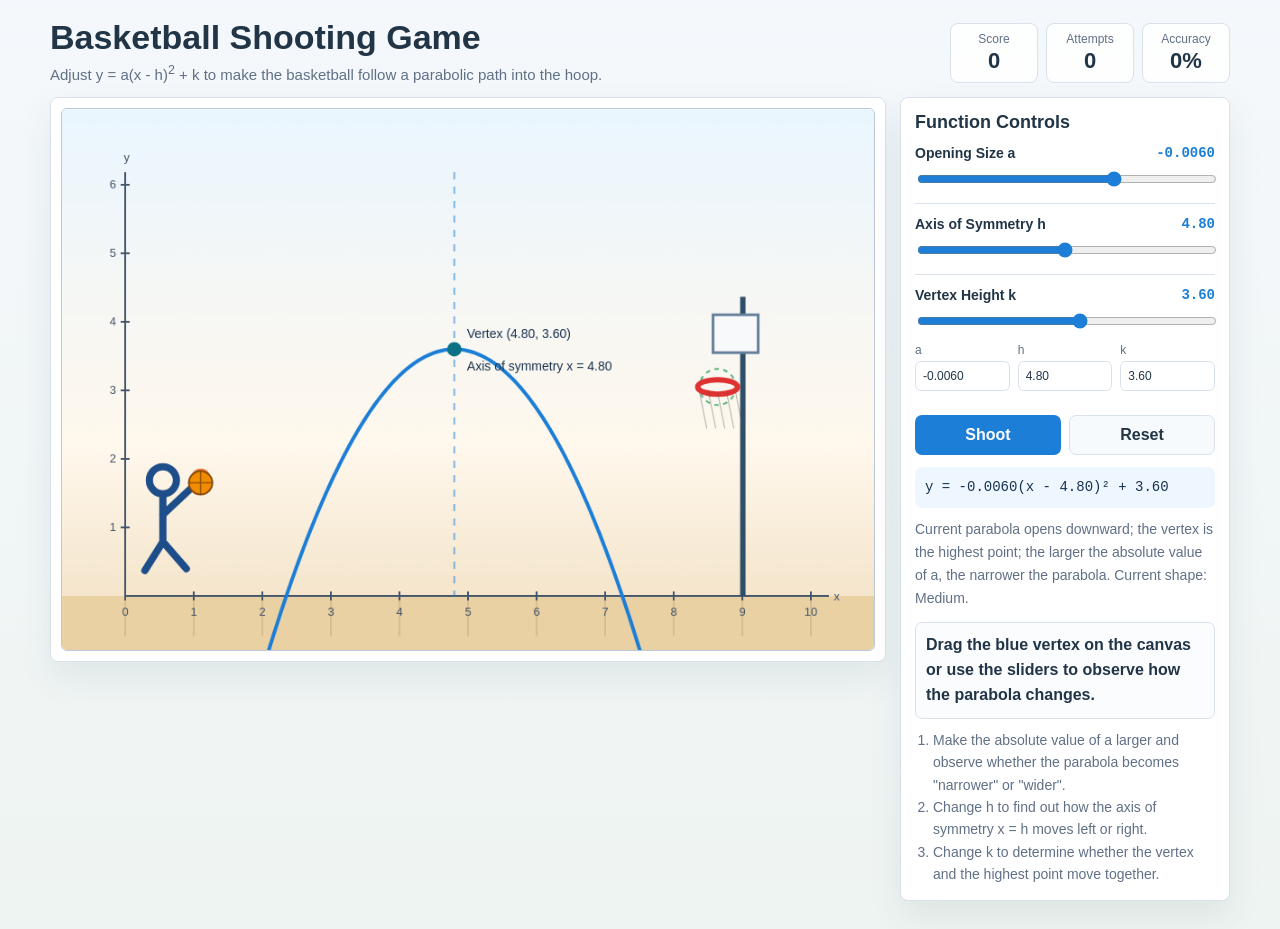
<file: game1.html>
<!DOCTYPE html>
<html lang="zh-CN">
<head>
  <meta charset="UTF-8">
  <meta name="viewport" content="width=device-width, initial-scale=1.0">
  <title>Basketball Shooting Game</title>
  <style>
    :root {
      --ink: #213547;
      --muted: #607086;
      --line: #d9e1ec;
      --panel: #ffffff;
      --court: #fff8ed;
      --accent: #1c7ed6;
      --accent-2: #ef7b45;
      --good: #1f9d55;
      --bad: #d9480f;
    }

    * {
      box-sizing: border-box;
    }

    body {
      margin: 0;
      min-height: 100vh;
      color: var(--ink);
      font-family: "Microsoft YaHei", "PingFang SC", Arial, sans-serif;
      background: linear-gradient(180deg, #f4f8fc 0%, #eef4f1 100%);
    }

    main {
      width: min(1180px, calc(100vw - 28px));
      margin: 0 auto;
      padding: 18px 0 28px;
    }

    header {
      display: flex;
      align-items: end;
      justify-content: space-between;
      gap: 16px;
      margin-bottom: 14px;
    }

    h1 {
      margin: 0;
      font-size: clamp(22px, 3vw, 34px);
      letter-spacing: 0;
    }

    .subtitle {
      margin: 6px 0 0;
      color: var(--muted);
      font-size: 15px;
    }

    .stats {
      display: grid;
      grid-template-columns: repeat(3, minmax(82px, 1fr));
      gap: 8px;
      min-width: 280px;
    }

    .stat {
      border: 1px solid var(--line);
      border-radius: 8px;
      padding: 8px 10px;
      background: rgba(255, 255, 255, 0.82);
      text-align: center;
    }

    .stat span {
      display: block;
      color: var(--muted);
      font-size: 12px;
    }

    .stat strong {
      display: block;
      margin-top: 2px;
      font-size: 22px;
    }

    .layout {
      display: grid;
      grid-template-columns: minmax(0, 1fr) 330px;
      gap: 14px;
      align-items: start;
    }

    .court-wrap,
    .controls {
      border: 1px solid var(--line);
      border-radius: 8px;
      background: var(--panel);
      box-shadow: 0 16px 34px rgba(30, 60, 90, 0.08);
    }

    .court-wrap {
      padding: 10px;
    }

    canvas {
      display: block;
      width: 100%;
      height: auto;
      aspect-ratio: 3 / 2;
      border: 1px solid #bdc9d8;
      border-radius: 6px;
      background: var(--court);
      cursor: crosshair;
    }

    .controls {
      padding: 14px;
    }

    .control-title {
      margin: 0 0 12px;
      font-size: 18px;
    }

    .group {
      padding: 12px 0;
      border-top: 1px solid var(--line);
    }

    .group:first-of-type {
      border-top: 0;
      padding-top: 0;
    }

    .label-row {
      display: flex;
      align-items: center;
      justify-content: space-between;
      gap: 10px;
      margin-bottom: 8px;
      font-size: 14px;
      font-weight: 700;
    }

    .label-row output {
      min-width: 84px;
      color: var(--accent);
      text-align: right;
      font-family: Consolas, "Courier New", monospace;
      font-weight: 700;
    }

    input[type="range"] {
      width: 100%;
      accent-color: var(--accent);
    }

    .number-row {
      display: grid;
      grid-template-columns: repeat(3, 1fr);
      gap: 8px;
      margin-top: 10px;
    }

    .mini {
      display: grid;
      gap: 4px;
      color: var(--muted);
      font-size: 12px;
    }

    .mini input {
      width: 100%;
      border: 1px solid var(--line);
      border-radius: 6px;
      padding: 7px;
      color: var(--ink);
      font: inherit;
    }

    .buttons {
      display: grid;
      grid-template-columns: 1fr 1fr;
      gap: 8px;
      margin-top: 12px;
    }

    button {
      border: 0;
      border-radius: 7px;
      padding: 10px 12px;
      color: #fff;
      background: var(--accent);
      font: inherit;
      font-weight: 700;
      cursor: pointer;
    }

    button.secondary {
      color: var(--ink);
      border: 1px solid var(--line);
      background: #f7fafc;
    }

    button:disabled {
      opacity: 0.55;
      cursor: not-allowed;
    }

    .formula {
      margin: 12px 0 0;
      padding: 10px;
      border-radius: 7px;
      color: #17324d;
      background: #eef6ff;
      font-family: Consolas, "Courier New", monospace;
      font-size: 14px;
      line-height: 1.5;
    }

    .insight {
      margin: 10px 0 0;
      color: var(--muted);
      font-size: 14px;
      line-height: 1.65;
    }

    .message {
      min-height: 48px;
      margin-top: 12px;
      padding: 10px;
      border: 1px solid var(--line);
      border-radius: 7px;
      background: #fbfcfe;
      font-weight: 700;
      line-height: 1.55;
    }

    .message.good {
      color: var(--good);
      border-color: #b8e6c9;
      background: #f1fbf5;
    }

    .message.bad {
      color: var(--bad);
      border-color: #ffd0bd;
      background: #fff5ef;
    }

    .tasks {
      margin: 10px 0 0;
      padding-left: 18px;
      color: var(--muted);
      font-size: 14px;
      line-height: 1.6;
    }

    @media (max-width: 900px) {
      header,
      .layout {
        grid-template-columns: 1fr;
      }

      header {
        display: block;
      }

      .stats {
        margin-top: 12px;
        min-width: 0;
      }
    }
  </style>
</head>
<body>
  <main>
    <header>
      <div>
        <h1>Basketball Shooting Game</h1>
        <p class="subtitle">Adjust y = a(x - h)<sup>2</sup> + k to make the basketball follow a parabolic path into the hoop.</p>
      </div>
      <div class="stats" aria-label="Game Data">
        <div class="stat"><span>Score</span><strong id="score">0</strong></div>
        <div class="stat"><span>Attempts</span><strong id="attempts">0</strong></div>
        <div class="stat"><span>Accuracy</span><strong id="rate">0%</strong></div>
      </div>
    </header>

    <section class="layout">
      <div class="court-wrap">
        <canvas id="gameCanvas" width="900" height="600" aria-label="Basketball Shooting Game Canvas"></canvas>
      </div>

      <aside class="controls">
        <h2 class="control-title">Function Controls</h2>

        <div class="group">
          <div class="label-row">
            <label for="aRange">Opening Size a</label>
            <output id="aOut">-0.0060</output>
          </div>
          <input id="aRange" type="range" min="-0.016" max="-0.001" step="0.0005" value="-0.006">
        </div>

        <div class="group">
          <div class="label-row">
            <label for="hRange">Axis of Symmetry h</label>
            <output id="hOut">4.80</output>
          </div>
          <input id="hRange" type="range" min="1.5" max="8.2" step="0.05" value="4.8">
        </div>

        <div class="group">
          <div class="label-row">
            <label for="kRange">Vertex Height k</label>
            <output id="kOut">3.60</output>
          </div>
          <input id="kRange" type="range" min="1.2" max="5.6" step="0.05" value="3.6">

          <div class="number-row">
            <label class="mini">a
              <input id="aInput" type="number" min="-0.016" max="-0.001" step="0.0005" value="-0.006">
            </label>
            <label class="mini">h
              <input id="hInput" type="number" min="1.5" max="8.2" step="0.05" value="4.8">
            </label>
            <label class="mini">k
              <input id="kInput" type="number" min="1.2" max="5.6" step="0.05" value="3.6">
            </label>
          </div>
        </div>

        <div class="buttons">
          <button id="shootBtn" type="button">Shoot</button>
          <button id="resetBtn" class="secondary" type="button">Reset</button>
        </div>

        <div class="formula" id="formula"></div>
        <div class="insight" id="insight"></div>
        <div class="message" id="message">Drag the blue vertex on the canvas or use the sliders to observe how the parabola changes.</div>

        <ol class="tasks">
          <li>Make the absolute value of a larger and observe whether the parabola becomes "narrower" or "wider".</li>
          <li>Change h to find out how the axis of symmetry x = h moves left or right.</li>
          <li>Change k to determine whether the vertex and the highest point move together.</li>
        </ol>
      </aside>
    </section>
  </main>

  <script>
    const canvas = document.getElementById("gameCanvas");
    const ctx = canvas.getContext("2d");

    const controls = {
      aRange: document.getElementById("aRange"),
      hRange: document.getElementById("hRange"),
      kRange: document.getElementById("kRange"),
      aInput: document.getElementById("aInput"),
      hInput: document.getElementById("hInput"),
      kInput: document.getElementById("kInput"),
      aOut: document.getElementById("aOut"),
      hOut: document.getElementById("hOut"),
      kOut: document.getElementById("kOut"),
      formula: document.getElementById("formula"),
      insight: document.getElementById("insight"),
      message: document.getElementById("message"),
      shootBtn: document.getElementById("shootBtn"),
      resetBtn: document.getElementById("resetBtn"),
      score: document.getElementById("score"),
      attempts: document.getElementById("attempts"),
      rate: document.getElementById("rate")
    };

    const world = {
      width: 10,
      height: 6,
      originX: 70,
      originY: 540,
      scaleX: 76,
      scaleY: 76
    };

    const player = { x: 0.55, y: 0.95 };
    const hoop = { x: 8.35, y: 3.05, width: 0.58, height: 0.15 };
    const state = {
      a: -0.006,
      h: 4.8,
      k: 3.6,
      ball: null,
      animationId: null,
      shooting: false,
      score: 0,
      attempts: 0,
      draggingVertex: false
    };

    function clamp(value, min, max) {
      return Math.min(max, Math.max(min, value));
    }

    function worldToCanvas(x, y) {
      return {
        x: world.originX + x * world.scaleX,
        y: world.originY - y * world.scaleY
      };
    }

    function canvasToWorld(x, y) {
      return {
        x: (x - world.originX) / world.scaleX,
        y: (world.originY - y) / world.scaleY
      };
    }

    function pathY(x) {
      const screenA = state.a * 100;
      return screenA * Math.pow(x - state.h, 2) + state.k;
    }

    function drawBackground() {
      const gradient = ctx.createLinearGradient(0, 0, 0, canvas.height);
      gradient.addColorStop(0, "#eaf6ff");
      gradient.addColorStop(0.62, "#fff8ed");
      gradient.addColorStop(1, "#f1dfc0");
      ctx.fillStyle = gradient;
      ctx.fillRect(0, 0, canvas.width, canvas.height);

      ctx.fillStyle = "#ead1a4";
      ctx.fillRect(0, world.originY, canvas.width, canvas.height - world.originY);

      ctx.strokeStyle = "rgba(127, 99, 58, 0.35)";
      ctx.lineWidth = 1;
      for (let x = world.originX; x <= 840; x += world.scaleX) {
        ctx.beginPath();
        ctx.moveTo(x, world.originY);
        ctx.lineTo(x, world.originY + 45);
        ctx.stroke();
      }
    }

    function drawAxes() {
      ctx.save();
      ctx.strokeStyle = "#43556b";
      ctx.lineWidth = 2;
      ctx.beginPath();
      ctx.moveTo(world.originX, world.originY);
      ctx.lineTo(850, world.originY);
      ctx.moveTo(world.originX, world.originY);
      ctx.lineTo(world.originX, 70);
      ctx.stroke();

      ctx.fillStyle = "#43556b";
      ctx.font = "13px Microsoft YaHei, Arial";
      ctx.textAlign = "center";
      for (let x = 0; x <= 10; x += 1) {
        const p = worldToCanvas(x, 0);
        ctx.beginPath();
        ctx.moveTo(p.x, p.y - 5);
        ctx.lineTo(p.x, p.y + 5);
        ctx.stroke();
        ctx.fillText(String(x), p.x, p.y + 22);
      }

      ctx.textAlign = "right";
      for (let y = 1; y <= 6; y += 1) {
        const p = worldToCanvas(0, y);
        ctx.beginPath();
        ctx.moveTo(p.x - 5, p.y);
        ctx.lineTo(p.x + 5, p.y);
        ctx.stroke();
        ctx.fillText(String(y), p.x - 10, p.y + 4);
      }
      ctx.fillText("x", 862, world.originY + 5);
      ctx.fillText("y", world.originX + 5, 58);
      ctx.restore();
    }

    function drawPlayer() {
      const p = worldToCanvas(player.x, player.y);
      ctx.save();
      ctx.strokeStyle = "#1d4e89";
      ctx.lineWidth = 8;
      ctx.lineCap = "round";
      ctx.beginPath();
      ctx.arc(p.x, p.y - 56, 15, 0, Math.PI * 2);
      ctx.stroke();
      ctx.beginPath();
      ctx.moveTo(p.x, p.y - 38);
      ctx.lineTo(p.x, p.y + 14);
      ctx.moveTo(p.x, p.y - 18);
      ctx.lineTo(p.x + 32, p.y - 48);
      ctx.moveTo(p.x, p.y + 12);
      ctx.lineTo(p.x - 20, p.y + 44);
      ctx.moveTo(p.x, p.y + 12);
      ctx.lineTo(p.x + 26, p.y + 42);
      ctx.stroke();
      ctx.fillStyle = "#ef7b45";
      ctx.beginPath();
      ctx.arc(p.x + 42, p.y - 58, 11, 0, Math.PI * 2);
      ctx.fill();
      ctx.restore();
    }

    function drawHoop() {
      const rim = worldToCanvas(hoop.x, hoop.y);
      ctx.save();
      ctx.strokeStyle = "#2f4f68";
      ctx.lineWidth = 6;
      ctx.beginPath();
      ctx.moveTo(rim.x + 50, rim.y - 100);
      ctx.lineTo(rim.x + 50, world.originY);
      ctx.stroke();

      ctx.fillStyle = "#f8f9fa";
      ctx.strokeStyle = "#66809c";
      ctx.lineWidth = 3;
      ctx.fillRect(rim.x + 17, rim.y - 80, 50, 42);
      ctx.strokeRect(rim.x + 17, rim.y - 80, 50, 42);

      ctx.strokeStyle = "#e03131";
      ctx.lineWidth = 6;
      ctx.beginPath();
      ctx.ellipse(rim.x + hoop.width * world.scaleX / 2, rim.y, hoop.width * world.scaleX / 2, 8, 0, 0, Math.PI * 2);
      ctx.stroke();

      ctx.strokeStyle = "rgba(80, 80, 80, 0.45)";
      ctx.lineWidth = 1;
      for (let i = 0; i < 5; i += 1) {
        const x = rim.x + i * 10 + 2;
        ctx.beginPath();
        ctx.moveTo(x, rim.y + 6);
        ctx.lineTo(x + 8, rim.y + 46);
        ctx.stroke();
      }
      ctx.restore();
    }

    function drawParabola() {
      ctx.save();
      ctx.strokeStyle = "#1c7ed6";
      ctx.lineWidth = 4;
      ctx.beginPath();
      let started = false;
      for (let x = 0; x <= 10; x += 0.04) {
        const y = pathY(x);
        const p = worldToCanvas(x, y);
        if (!started) {
          ctx.moveTo(p.x, p.y);
          started = true;
        } else {
          ctx.lineTo(p.x, p.y);
        }
      }
      ctx.stroke();

      const vertex = worldToCanvas(state.h, state.k);
      ctx.strokeStyle = "rgba(28, 126, 214, 0.55)";
      ctx.setLineDash([8, 8]);
      ctx.lineWidth = 2;
      ctx.beginPath();
      ctx.moveTo(vertex.x, 70);
      ctx.lineTo(vertex.x, world.originY);
      ctx.stroke();
      ctx.setLineDash([]);

      ctx.fillStyle = "#0b7285";
      ctx.beginPath();
      ctx.arc(vertex.x, vertex.y, 8, 0, Math.PI * 2);
      ctx.fill();
      ctx.fillStyle = "#17324d";
      ctx.font = "14px Microsoft YaHei, Arial";
      ctx.fillText(`Vertex (${state.h.toFixed(2)}, ${state.k.toFixed(2)})`, vertex.x + 14, vertex.y - 12);
      ctx.fillText(`Axis of symmetry x = ${state.h.toFixed(2)}`, vertex.x + 14, Math.min(world.originY - 12, vertex.y + 24));
      ctx.restore();
    }

    function drawBall(x, y) {
      const p = worldToCanvas(x, y);
      ctx.save();
      ctx.fillStyle = "#f08c00";
      ctx.strokeStyle = "#8a4b08";
      ctx.lineWidth = 2;
      ctx.beginPath();
      ctx.arc(p.x, p.y, 13, 0, Math.PI * 2);
      ctx.fill();
      ctx.stroke();
      ctx.strokeStyle = "rgba(120, 64, 8, 0.7)";
      ctx.lineWidth = 1.5;
      ctx.beginPath();
      ctx.moveTo(p.x - 13, p.y);
      ctx.lineTo(p.x + 13, p.y);
      ctx.moveTo(p.x, p.y - 13);
      ctx.lineTo(p.x, p.y + 13);
      ctx.stroke();
      ctx.restore();
    }

    function drawTargetHint() {
      const center = {
        x: hoop.x + hoop.width / 2,
        y: hoop.y
      };
      const p = worldToCanvas(center.x, center.y);
      ctx.save();
      ctx.strokeStyle = "rgba(31, 157, 85, 0.75)";
      ctx.lineWidth = 2;
      ctx.setLineDash([5, 5]);
      ctx.beginPath();
      ctx.arc(p.x, p.y, 20, 0, Math.PI * 2);
      ctx.stroke();
      ctx.restore();
    }

    function render() {
      drawBackground();
      drawAxes();
      drawTargetHint();
      drawParabola();
      drawPlayer();
      drawHoop();
      if (state.ball) {
        drawBall(state.ball.x, state.ball.y);
      } else {
        drawBall(player.x + 0.55, player.y + 0.7);
      }
    }

    function updatePanel() {
      controls.aRange.value = state.a;
      controls.hRange.value = state.h;
      controls.kRange.value = state.k;
      controls.aInput.value = state.a.toFixed(4);
      controls.hInput.value = state.h.toFixed(2);
      controls.kInput.value = state.k.toFixed(2);
      controls.aOut.value = state.a.toFixed(4);
      controls.hOut.value = state.h.toFixed(2);
      controls.kOut.value = state.k.toFixed(2);
      controls.formula.innerHTML = `y = ${state.a.toFixed(4)}(x - ${state.h.toFixed(2)})² + ${state.k.toFixed(2)}`;

      const widthText = Math.abs(state.a) >= 0.01 ? "Narrower; the ball follows a steeper path." : Math.abs(state.a) >= 0.005 ? "Medium" : "Wider; the ball follows a flatter path.";
      controls.insight.textContent = `Current parabola opens downward; the vertex is the highest point; the larger the absolute value of a, the narrower the parabola. Current shape: ${widthText}.`;

      controls.score.textContent = state.score;
      controls.attempts.textContent = state.attempts;
      controls.rate.textContent = state.attempts ? `${Math.round(state.score / state.attempts * 100)}%` : "0%";
      render();
    }

    function setMessage(text, kind = "") {
      controls.message.textContent = text;
      controls.message.className = `message ${kind}`.trim();
    }

    function syncValue(name, value) {
      if (state.shooting) return;
      if (name === "a") {
        state.a = clamp(Number(value), -0.016, -0.001);
      }
      if (name === "h") {
        state.h = clamp(Number(value), 1.5, 8.2);
      }
      if (name === "k") {
        state.k = clamp(Number(value), 1.2, 5.6);
      }
      setMessage("Parameters updated. Observe the blue parabola, its vertex, and the axis of symmetry.");
      updatePanel();
    }

    function checkHit(x, y) {
      const nearX = x >= hoop.x - 0.05 && x <= hoop.x + hoop.width + 0.05;
      const nearY = y >= hoop.y - 0.18 && y <= hoop.y + 0.22;
      return nearX && nearY;
    }

    function shoot() {
      if (state.shooting) return;
      state.shooting = true;
      state.attempts += 1;
      state.ball = { x: 0.55, y: pathY(0.55), t: 0 };
      controls.shootBtn.disabled = true;
      setMessage("The basketball is moving along the quadratic function graph...");

      const start = performance.now();
      const duration = 2200;
      let hit = false;

      function step(now) {
        const progress = clamp((now - start) / duration, 0, 1);
        state.ball.x = 0.55 + progress * 9.1;
        state.ball.y = pathY(state.ball.x);
        if (!hit && checkHit(state.ball.x, state.ball.y)) {
          hit = true;
        }
        render();

        if (progress < 1 && state.ball.y > -0.5 && state.ball.y < 7) {
          state.animationId = requestAnimationFrame(step);
          return;
        }

        state.shooting = false;
        controls.shootBtn.disabled = false;
        cancelAnimationFrame(state.animationId);
        if (hit) {
          state.score += 1;
          setMessage("Great Shot! The ball follows a parabolic path that reaches the hoop. Record the current values of a, h, and k.", "good");
        } else {
          const targetY = pathY(hoop.x + hoop.width / 2);
          const delta = targetY - hoop.y;
          const hint = delta > 0 ? "The ball is too high when it reaches the rim. Try decreasing k or making the curve steeper." : "The ball is too low when it reaches the rim. Try increasing k or adjusting h.";
          setMessage(`Not Quite! ${hint}`, "bad");
        }
        state.ball = null;
        updatePanel();
      }

      state.animationId = requestAnimationFrame(step);
    }

    function resetGame() {
      cancelAnimationFrame(state.animationId);
      Object.assign(state, {
        a: -0.006,
        h: 4.8,
        k: 3.6,
        ball: null,
        animationId: null,
        shooting: false,
        score: 0,
        attempts: 0,
        draggingVertex: false
      });
      controls.shootBtn.disabled = false;
      setMessage("Game reset. Try moving the vertex between the basket and the release point.");
      updatePanel();
    }

    function bindControl(range, input, name) {
      range.addEventListener("input", () => syncValue(name, range.value));
      input.addEventListener("change", () => syncValue(name, input.value));
      input.addEventListener("keydown", (event) => {
        if (event.key === "Enter") {
          syncValue(name, input.value);
          input.blur();
        }
      });
    }

    function pointerPosition(event) {
      const rect = canvas.getBoundingClientRect();
      const scaleX = canvas.width / rect.width;
      const scaleY = canvas.height / rect.height;
      return {
        x: (event.clientX - rect.left) * scaleX,
        y: (event.clientY - rect.top) * scaleY
      };
    }

    canvas.addEventListener("pointerdown", (event) => {
      if (state.shooting) return;
      const pos = pointerPosition(event);
      const vertex = worldToCanvas(state.h, state.k);
      const distance = Math.hypot(pos.x - vertex.x, pos.y - vertex.y);
      if (distance <= 24) {
        state.draggingVertex = true;
        canvas.setPointerCapture(event.pointerId);
      }
    });

    canvas.addEventListener("pointermove", (event) => {
      if (!state.draggingVertex || state.shooting) return;
      const pos = pointerPosition(event);
      const point = canvasToWorld(pos.x, pos.y);
      state.h = clamp(point.x, 1.5, 8.2);
      state.k = clamp(point.y, 1.2, 5.6);
      setMessage("Dragging vertex: h controls the left-right position, k controls the height of the highest point.");
      updatePanel();
    });

    canvas.addEventListener("pointerup", (event) => {
      state.draggingVertex = false;
      canvas.releasePointerCapture(event.pointerId);
    });

    bindControl(controls.aRange, controls.aInput, "a");
    bindControl(controls.hRange, controls.hInput, "h");
    bindControl(controls.kRange, controls.kInput, "k");
    controls.shootBtn.addEventListener("click", shoot);
    controls.resetBtn.addEventListener("click", resetGame);

    updatePanel();
  </script>
</body>
</html>
</file>
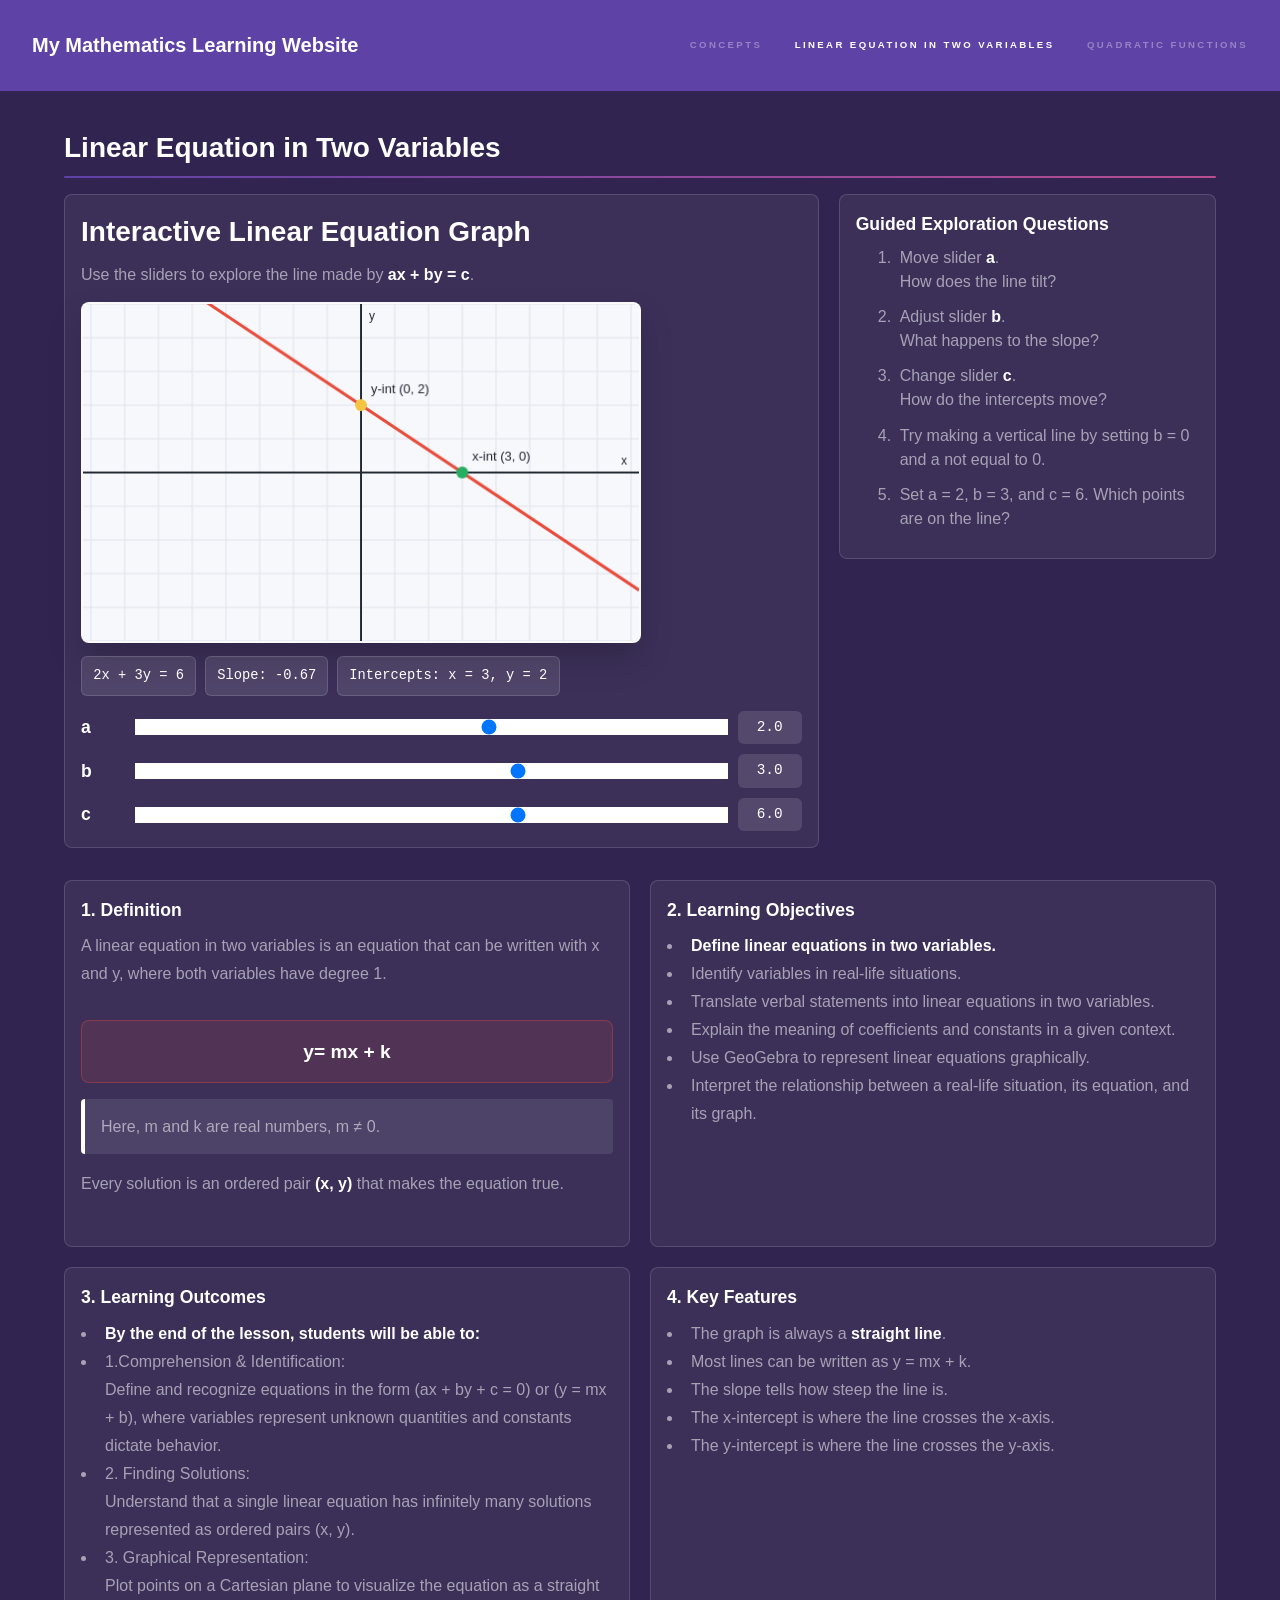
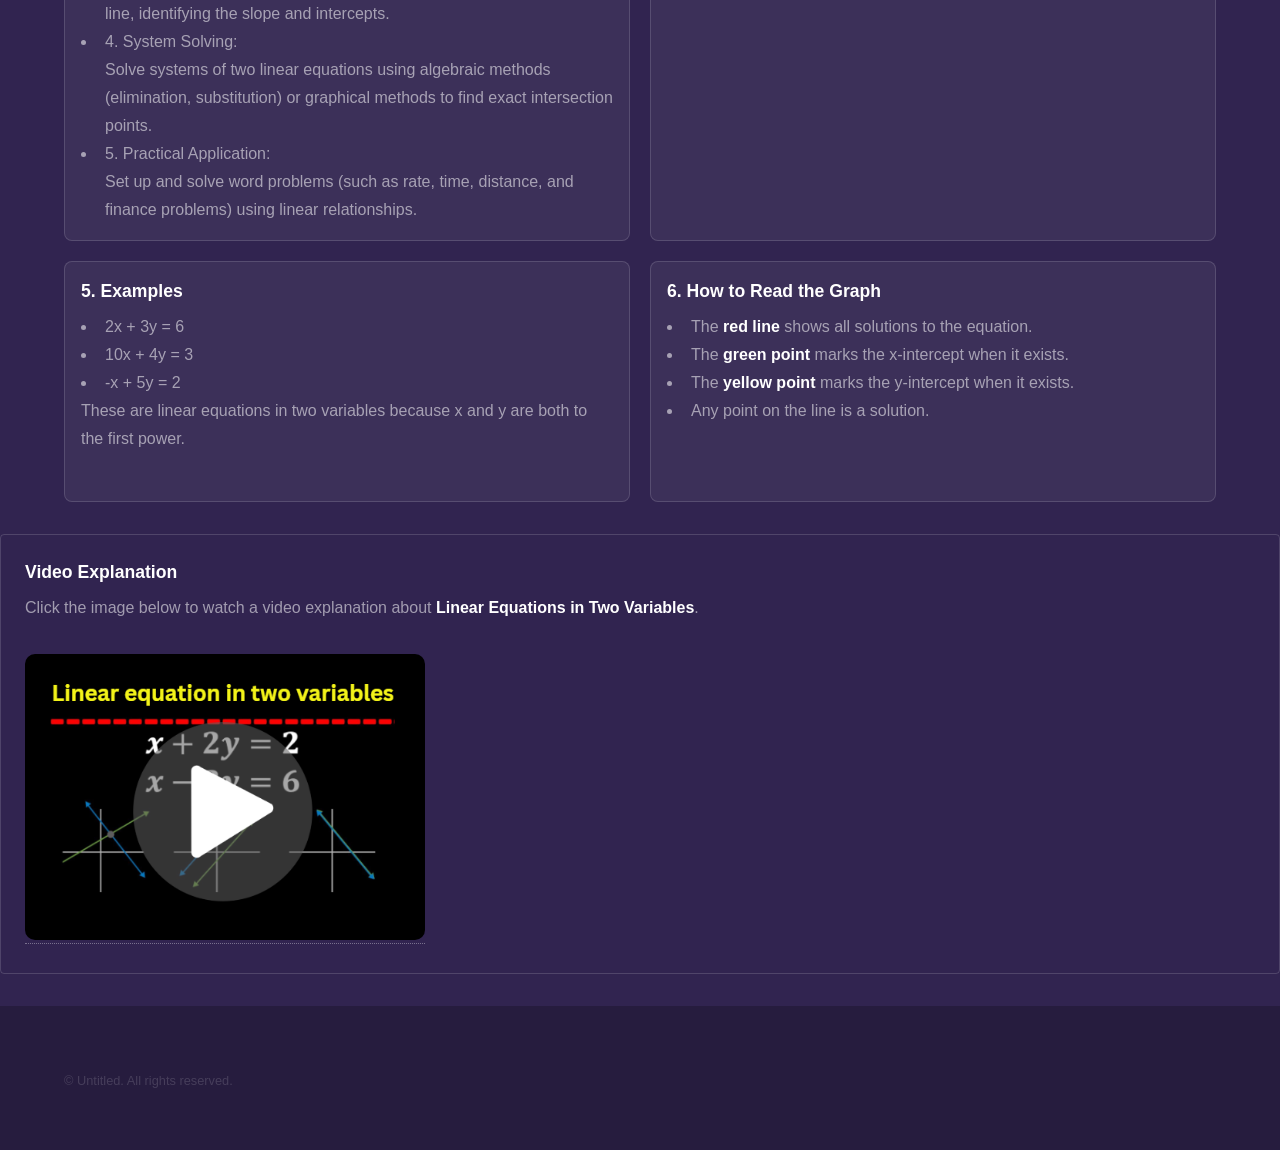
<file: linear-equation-fall.html>
<!DOCTYPE HTML>
<html>
	<head>
		<title>Linear Equation in Two Variables</title>
		<meta charset="utf-8" />
		<meta name="viewport" content="width=device-width, initial-scale=1, user-scalable=no" />
		<link rel="stylesheet" href="assets/css/main.css" />
		<noscript><link rel="stylesheet" href="assets/css/noscript.css" /></noscript>
		<style>
			.learning-layout {
				display: grid;
				grid-template-columns: minmax(0, 2fr) minmax(280px, 1fr);
				gap: 1.25rem;
				align-items: start;
			}

			#main.compact-page > .inner {
				padding-top: 2.25rem;
			}

			.page-title.major {
				font-size: 1.75em;
				margin-bottom: 1rem;
				padding-bottom: 0.55rem;
			}

			.graph-panel,
			.guide-panel,
			.lesson-panel {
				background: rgba(255, 255, 255, 0.055);
				border: 1px solid rgba(255, 255, 255, 0.14);
				border-radius: 8px;
				padding: 1rem;
			}

			.graph-panel h2,
			.guide-panel h3,
			.lesson-panel h3 {
				margin-top: 0;
			}

			.graph-panel h2 {
				margin-bottom: 0.5rem;
			}

			.graph-panel p {
				margin-bottom: 0.8rem;
			}

			.graph-wrap {
				background: #f7f8fb;
				border: 2px solid rgba(255, 255, 255, 0.4);
				border-radius: 8px;
				max-width: 560px;
				overflow: hidden;
				box-shadow: 0 1rem 2rem rgba(0, 0, 0, 0.18);
			}

			#graph {
				display: block;
				width: 100%;
				height: auto;
			}

			.controls {
				display: grid;
				gap: 0.65rem;
				margin-top: 0.9rem;
			}

			.control-row {
				display: grid;
				grid-template-columns: 2.5rem minmax(120px, 1fr) 4rem;
				gap: 0.75rem;
				align-items: center;
			}

			.control-row label {
				margin: 0;
				font-weight: 700;
			}

			.control-row input[type="range"] {
				width: 100%;
			}

			.control-value {
				border-radius: 6px;
				background: rgba(255, 255, 255, 0.12);
				color: #ffffff;
				font-family: monospace;
				font-size: 0.9rem;
				padding: 0.25rem 0.5rem;
				text-align: center;
			}

			.control-help {
				display: none;
			}

			.formula-strip {
				display: flex;
				flex-wrap: wrap;
				gap: 0.55rem;
				margin: 0.8rem 0 0;
			}

			.formula-pill {
				border-radius: 6px;
				background: rgba(255, 255, 255, 0.1);
				border: 1px solid rgba(255, 255, 255, 0.14);
				color: #ffffff;
				font-family: monospace;
				font-size: 0.86rem;
				padding: 0.45rem 0.7rem;
			}

			.warning {
				display: none;
				margin-top: 1rem;
				padding: 0.75rem 1rem;
				border-left: 4px solid #f5c542;
				background: rgba(245, 197, 66, 0.14);
				color: #fff7d6;
			}

			.warning.is-visible {
				display: block;
			}

			.guide-panel ol {
				margin: 0 0 0 1.25rem;
			}

			.guide-panel li {
				margin: 0 0 0.7rem;
				line-height: 1.5;
			}

			.lesson-grid {
				display: grid;
				grid-template-columns: repeat(2, minmax(0, 1fr));
				gap: 1.25rem;
				margin-top: 2rem;
			}

			.equation {
				background: rgba(231, 76, 60, 0.12);
				border: 1px solid rgba(231, 76, 60, 0.35);
				border-radius: 8px;
				color: #ffffff;
				font-size: 1.2rem;
				font-weight: 700;
				margin: 1rem 0;
				padding: 0.85rem 1rem;
				text-align: center;
			}

			.highlight {
				background: rgba(255, 255, 255, 0.09);
				border-left: 4px solid #ffffff;
				border-radius: 4px;
				margin: 1rem 0;
				padding: 0.85rem 1rem;
			}

			.lesson-panel ul {
				margin-bottom: 0;
			}

			@media screen and (max-width: 980px) {
				.learning-layout,
				.lesson-grid {
					grid-template-columns: 1fr;
				}
			}

			@media screen and (max-width: 480px) {
				.graph-panel,
				.guide-panel,
				.lesson-panel {
					padding: 1rem;
				}

				.control-row {
					grid-template-columns: 2rem minmax(0, 1fr) 3.5rem;
				}
			}
		</style>
	</head>
	<body class="is-preload">
		<header id="header">
			<a href="index.html" class="title">My Mathematics Learning Website</a>
			<nav>
				<ul>
					<li><a href="index.html#one">Concepts</a></li>
					<li><a href="linear-equation-fall.html" class="active">Linear Equation in Two Variables</a></li>
					<li><a href="quadratic-function-fall.html">Quadratic Functions</a></li>
				</ul>
			</nav>
		</header>

		<div id="wrapper">
			<section id="main" class="wrapper compact-page">
				<div class="inner">
					<h1 class="major page-title">Linear Equation in Two Variables</h1>
					<div class="learning-layout">
						<section class="graph-panel">
							<h2>Interactive Linear Equation Graph</h2>
							<p>Use the sliders to explore the line made by <strong>ax + by = c</strong>.</p>

							<div class="graph-wrap">
								<canvas id="graph" width="560" height="340" aria-label="Interactive graph of a linear equation in two variables"></canvas>
							</div>

							<div class="formula-strip" aria-live="polite">
								<span class="formula-pill" id="equationDisplay">2x + 3y = 6</span>
								<span class="formula-pill" id="slopeDisplay">Slope: -2/3</span>
								<span class="formula-pill" id="interceptDisplay">Intercepts: x = 3, y = 2</span>
							</div>

							<div id="linearWarning" class="warning">
								When a = 0 and b = 0, the equation cannot make a line. Move either a or b away from 0.
							</div>

							<div class="controls">
								<div class="control-row">
									<label for="a">a</label>
									<input type="range" id="a" min="-10" max="10" step="0.1" value="2" />
									<span class="control-value" id="aValue">2.0</span>
									<span class="control-help">Controls how strongly x affects the line.</span>
								</div>

								<div class="control-row">
									<label for="b">b</label>
									<input type="range" id="b" min="-10" max="10" step="0.1" value="3" />
									<span class="control-value" id="bValue">3.0</span>
									<span class="control-help">Controls how strongly y affects the line.</span>
								</div>

								<div class="control-row">
									<label for="c">c</label>
									<input type="range" id="c" min="-20" max="20" step="0.1" value="6" />
									<span class="control-value" id="cValue">6.0</span>
									<span class="control-help">Moves the line by changing the total value.</span>
								</div>
							</div>
						</section>

						<aside class="guide-panel">
							<h3>Guided Exploration Questions</h3>
							<ol>
								<li>Move slider <strong>a</strong>.<br> How does the line tilt?</li>
								<li>Adjust slider <strong>b</strong>.<br> What happens to the slope?</li>
								<li>Change slider <strong>c</strong>.<br> How do the intercepts move?</li>
								<li>Try making a vertical line by setting b = 0 and a not equal to 0.</li>
								<li>Set a = 2, b = 3, and c = 6. Which points are on the line?</li>
							</ol>
						</aside>
					</div>

					<div class="lesson-grid">
						<section class="lesson-panel">
							<h3>1. Definition</h3>
							<p>A linear equation in two variables is an equation that can be written with x and y, where both variables have degree 1.</p>
							<div class="equation">y= mx + k</div>
							<div class="highlight">Here, m and k are real numbers, m ≠ 0.</div>
							<p>Every solution is an ordered pair <strong>(x, y)</strong> that makes the equation true.</p>
						</section>

						<section class="lesson-panel">
							<h3>2. Learning Objectives</h3>
							<ul>
								<li><strong>Define linear equations in two variables.</strong></li>
								<li>Identify variables in real-life situations. </li>
								<li>Translate verbal statements into linear equations in two variables. </li>
								<li>Explain the meaning of coefficients and constants in a given context. </li>
								<li>Use GeoGebra to represent linear equations graphically. </li>
								<li>Interpret the relationship between a real-life situation, its equation, and its graph.</li>
							</ul>
						</section>
						<section class="lesson-panel">
							<h3>3. Learning Outcomes</h3>
							<ul>
								<li><strong>By the end of the lesson, students will be able to: </strong></li>
								<li>1.Comprehension & Identification: <br>
										Define and recognize equations in the form (ax + by + c = 0) or (y = mx + b), 
										where variables represent unknown quantities and constants dictate behavior. 
									</li>

								<li>2. Finding Solutions: <br>
										Understand that a single linear equation has infinitely many solutions represented as ordered pairs (x, y).
									</li>
								<li>3. Graphical Representation: <br>
										Plot points on a Cartesian plane to visualize the equation as a straight line, identifying the slope and intercepts.
 									</li>
								<li>4. System Solving: <br>
										Solve systems of two linear equations using algebraic methods (elimination, substitution) or graphical methods to find exact intersection points.
 									</li>
								<li>5. Practical Application:  <br>
										Set up and solve word problems (such as rate, time, distance, and finance problems) using linear relationships.
 									</li>
							</ul>
						</section>


						<section class="lesson-panel">
							<h3>4. Key Features</h3>
							<ul>
								<li>The graph is always a <strong>straight line</strong>.</li>
								<li>Most lines can be written as y = mx + k.</li>
								<li>The slope tells how steep the line is.</li>
								<li>The x-intercept is where the line crosses the x-axis.</li>
								<li>The y-intercept is where the line crosses the y-axis.</li>
							</ul>
						</section>

						<section class="lesson-panel">
							<h3>5. Examples</h3>
							<ul>
								<li>2x + 3y = 6</li>
								<li>10x + 4y = 3</li>
								<li>-x + 5y = 2</li>
							</ul>
							<p>These are linear equations in two variables because x and y are both to the first power.</p>
						</section>

						<section class="lesson-panel">
							<h3>6. How to Read the Graph</h3>
							<ul>
								<li>The <strong>red line</strong> shows all solutions to the equation.</li>
								<li>The <strong>green point</strong> marks the x-intercept when it exists.</li>
								<li>The <strong>yellow point</strong> marks the y-intercept when it exists.</li>
								<li>Any point on the line is a solution.</li>
							</ul>
						</section>
					</div>
				</div>
			</section>
		</div>

		<section class="box">
			<h3>Video Explanation</h3>
			<p>
				Click the image below to watch a video explanation about
				<strong>Linear Equations in Two Variables</strong>.
			</p>
			<a href="https://www.youtube.com/watch?v=7d8UlkTSefY" target="_blank">
				<img src="images/linear-equation-2.png" alt="Linear Equation Video" style="width:400px; max-width:100%; border-radius:10px;" />
			</a>
		</section>

		<footer id="footer" class="wrapper alt">
			<div class="inner">
				<ul class="menu">
					<li>&copy; Untitled. All rights reserved.</li>
				</ul>
			</div>
		</footer>

		<script src="assets/js/jquery.min.js"></script>
		<script src="assets/js/jquery.scrollex.min.js"></script>
		<script src="assets/js/jquery.scrolly.min.js"></script>
		<script src="assets/js/browser.min.js"></script>
		<script src="assets/js/breakpoints.min.js"></script>
		<script src="assets/js/util.js"></script>
		<script src="assets/js/main.js"></script>

		<script>
			const canvas = document.getElementById('graph');
			const ctx = canvas.getContext('2d');
			const sliders = {
				a: document.getElementById('a'),
				b: document.getElementById('b'),
				c: document.getElementById('c')
			};
			const valueLabels = {
				a: document.getElementById('aValue'),
				b: document.getElementById('bValue'),
				c: document.getElementById('cValue')
			};
			const equationDisplay = document.getElementById('equationDisplay');
			const slopeDisplay = document.getElementById('slopeDisplay');
			const interceptDisplay = document.getElementById('interceptDisplay');
			const warning = document.getElementById('linearWarning');

			const origin = { x: canvas.width / 2, y: canvas.height / 2 };
			const scale = Math.min(canvas.width / 14, canvas.height / 10);
			const minX = -origin.x / scale;
			const maxX = origin.x / scale;
			const minY = -origin.y / scale;
			const maxY = origin.y / scale;

			function formatNumber(value) {
				const rounded = Math.round(value * 100) / 100;
				return Object.is(rounded, -0) ? '0' : rounded.toString();
			}

			function formatTerm(value, variable, isFirst) {
				if (Math.abs(value) < 0.001) return '';

				const sign = value < 0 ? (isFirst ? '-' : ' - ') : (isFirst ? '' : ' + ');
				const absValue = Math.abs(value);
				const coefficient = Math.abs(absValue - 1) < 0.001 ? '' : formatNumber(absValue);
				return sign + coefficient + variable;
			}

			function buildEquationText(a, b, c) {
				const xTerm = formatTerm(a, 'x', true);
				const yTerm = formatTerm(b, 'y', xTerm === '');
				const leftSide = xTerm + yTerm || '0';
				return `${leftSide} = ${formatNumber(c)}`;
			}

			function graphToCanvas(x, y) {
				return {
					x: origin.x + x * scale,
					y: origin.y - y * scale
				};
			}

			function drawGrid() {
				ctx.clearRect(0, 0, canvas.width, canvas.height);
				ctx.fillStyle = '#f7f8fb';
				ctx.fillRect(0, 0, canvas.width, canvas.height);

				ctx.lineWidth = 1;
				ctx.strokeStyle = '#dfe3ec';

				for (let x = origin.x % scale; x <= canvas.width; x += scale) {
					ctx.beginPath();
					ctx.moveTo(x, 0);
					ctx.lineTo(x, canvas.height);
					ctx.stroke();
				}

				for (let y = origin.y % scale; y <= canvas.height; y += scale) {
					ctx.beginPath();
					ctx.moveTo(0, y);
					ctx.lineTo(canvas.width, y);
					ctx.stroke();
				}

				ctx.lineWidth = 2;
				ctx.strokeStyle = '#222831';
				ctx.beginPath();
				ctx.moveTo(0, origin.y);
				ctx.lineTo(canvas.width, origin.y);
				ctx.moveTo(origin.x, 0);
				ctx.lineTo(origin.x, canvas.height);
				ctx.stroke();

				ctx.fillStyle = '#222831';
				ctx.font = '12px Arial, sans-serif';
				ctx.fillText('x', canvas.width - 18, origin.y - 8);
				ctx.fillText('y', origin.x + 8, 16);
			}

			function drawPoint(x, y, color, label, labelOffsetX, labelOffsetY) {
				const point = graphToCanvas(x, y);
				if (point.x < -30 || point.x > canvas.width + 30 || point.y < -30 || point.y > canvas.height + 30) {
					return;
				}

				ctx.fillStyle = color;
				ctx.beginPath();
				ctx.arc(point.x, point.y, 6, 0, 2 * Math.PI);
				ctx.fill();

				ctx.fillStyle = '#222831';
				ctx.font = '13px Arial, sans-serif';
				ctx.fillText(label, point.x + labelOffsetX, point.y + labelOffsetY);
			}

			function drawLine(a, b, c) {
				ctx.lineWidth = 3;
				ctx.strokeStyle = '#e74c3c';
				ctx.beginPath();

				if (Math.abs(b) < 0.001) {
					const x = c / a;
					const top = graphToCanvas(x, maxY);
					const bottom = graphToCanvas(x, minY);
					ctx.moveTo(top.x, top.y);
					ctx.lineTo(bottom.x, bottom.y);
				} else {
					const leftY = (c - a * minX) / b;
					const rightY = (c - a * maxX) / b;
					const left = graphToCanvas(minX, leftY);
					const right = graphToCanvas(maxX, rightY);
					ctx.moveTo(left.x, left.y);
					ctx.lineTo(right.x, right.y);
				}

				ctx.stroke();
			}

			function updateDisplays(a, b, c, isValid) {
				valueLabels.a.textContent = a.toFixed(1);
				valueLabels.b.textContent = b.toFixed(1);
				valueLabels.c.textContent = c.toFixed(1);
				equationDisplay.textContent = buildEquationText(a, b, c);
				warning.classList.toggle('is-visible', !isValid);

				if (!isValid) {
					slopeDisplay.textContent = 'Slope: not available';
					interceptDisplay.textContent = 'Intercepts: not available';
					return;
				}

				if (Math.abs(b) < 0.001) {
					slopeDisplay.textContent = 'Slope: undefined';
				} else {
					slopeDisplay.textContent = `Slope: ${formatNumber(-a / b)}`;
				}

				const xIntercept = Math.abs(a) < 0.001 ? 'none' : formatNumber(c / a);
				const yIntercept = Math.abs(b) < 0.001 ? 'none' : formatNumber(c / b);
				interceptDisplay.textContent = `Intercepts: x = ${xIntercept}, y = ${yIntercept}`;
			}

			function drawGraph() {
				const a = parseFloat(sliders.a.value);
				const b = parseFloat(sliders.b.value);
				const c = parseFloat(sliders.c.value);
				const isValid = Math.abs(a) > 0.001 || Math.abs(b) > 0.001;

				drawGrid();

				if (isValid) {
					drawLine(a, b, c);

					if (Math.abs(a) > 0.001) {
						const xIntercept = c / a;
						drawPoint(xIntercept, 0, '#27ae60', `x-int (${formatNumber(xIntercept)}, 0)`, 10, -12);
					}

					if (Math.abs(b) > 0.001) {
						const yIntercept = c / b;
						drawPoint(0, yIntercept, '#f5c542', `y-int (0, ${formatNumber(yIntercept)})`, 10, -12);
					}
				}

				updateDisplays(a, b, c, isValid);
			}

			Object.values(sliders).forEach((slider) => {
				slider.addEventListener('input', drawGraph);
			});

			drawGraph();
		</script>
	</body>
</html>
</file>
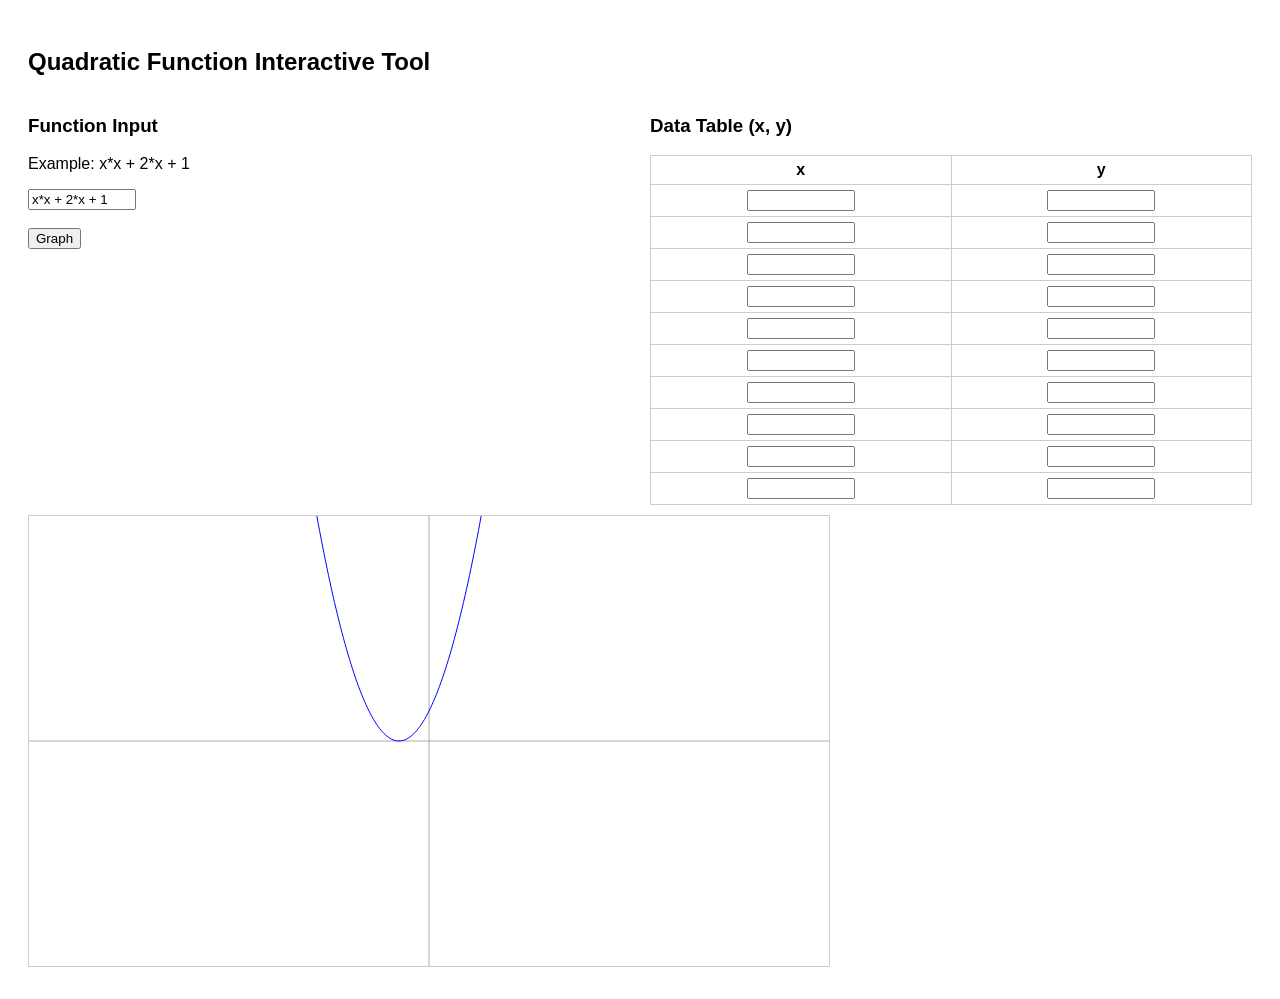
<file: quadratic-function-Explorer.html>
<!DOCTYPE HTML>
<html>
<head>
<meta charset="utf-8" />
<title>Quadratic Function Interactive Tool</title>

<style>
body {
    font-family: Arial;
    padding: 20px;
}

.container {
    display: flex;
    gap: 20px;
}

.panel {
    flex: 1;
}

canvas {
    border: 1px solid #ccc;
    margin-top: 10px;
}

table {
    border-collapse: collapse;
    width: 100%;
}

td, th {
    border: 1px solid #ccc;
    padding: 5px;
    text-align: center;
}

input {
    width: 100px;
}
</style>
</head>

<body>

<h2>Quadratic Function Interactive Tool</h2>

<div class="container">

<!-- 左：函数输入 -->
<div class="panel">
    <h3>Function Input</h3>
    <p>Example: x*x + 2*x + 1</p>
    <input id="func" value="x*x + 2*x + 1">
    <br><br>
    <button onclick="draw()">Graph</button>
</div>

<!-- 右：表格 -->
<div class="panel">
    <h3>Data Table (x, y)</h3>
    <table id="table">
        <tr><th>x</th><th>y</th></tr>
    </table>
</div>

</div>

<!-- 图像 -->
<canvas id="canvas" width="800" height="450"></canvas>

<script>
// ========== 初始化表格 ==========
const table = document.getElementById("table");

for (let i = 0; i < 10; i++) {
    let row = table.insertRow();
    row.innerHTML = `
        <td><input type="number" id="x${i}"></td>
        <td><input type="number" id="y${i}"></td>
    `;
}

// ========== canvas ==========
const canvas = document.getElementById("canvas");
const ctx = canvas.getContext("2d");

// 坐标中心 + scale
const origin = {x: 400, y: 225};
const scale = 30;

// ========== 转换坐标 ==========
function toCanvas(x, y) {
    return {
        x: origin.x + x * scale,
        y: origin.y - y * scale
    };
}

// ========== 解析函数 ==========
function f(expr, x) {
    return eval(expr.replace(/x/g, `(${x})`));
}

// ========== 画坐标系 ==========
function drawAxis() {
    ctx.strokeStyle = "#aaa";

    // x轴
    ctx.beginPath();
    ctx.moveTo(0, origin.y);
    ctx.lineTo(800, origin.y);
    ctx.stroke();

    // y轴
    ctx.beginPath();
    ctx.moveTo(origin.x, 0);
    ctx.lineTo(origin.x, 450);
    ctx.stroke();
}

// ========== 画函数 ==========
function drawFunction(expr) {
    ctx.beginPath();

    let first = true;

    for (let px = -200; px <= 200; px++) {
        let x = px / 20;
        let y = f(expr, x);

        let p = toCanvas(x, y);

        if (first) {
            ctx.moveTo(p.x, p.y);
            first = false;
        } else {
            ctx.lineTo(p.x, p.y);
        }
    }

    ctx.strokeStyle = "blue";
    ctx.stroke();
}

// ========== 画点 ==========
function drawPoints() {
    for (let i = 0; i < 10; i++) {
        let x = parseFloat(document.getElementById("x" + i).value);
        let y = parseFloat(document.getElementById("y" + i).value);

        if (!isNaN(x) && !isNaN(y)) {
            let p = toCanvas(x, y);

            ctx.beginPath();
            ctx.arc(p.x, p.y, 5, 0, Math.PI * 2);
            ctx.fillStyle = "red";
            ctx.fill();
        }
    }
}

// ========== 主函数 ==========
function draw() {
    ctx.clearRect(0, 0, canvas.width, canvas.height);

    drawAxis();

    let expr = document.getElementById("func").value;

    drawFunction(expr);
    drawPoints();
}

// 初始绘图
draw();
</script>

</body>
</html>
</file>
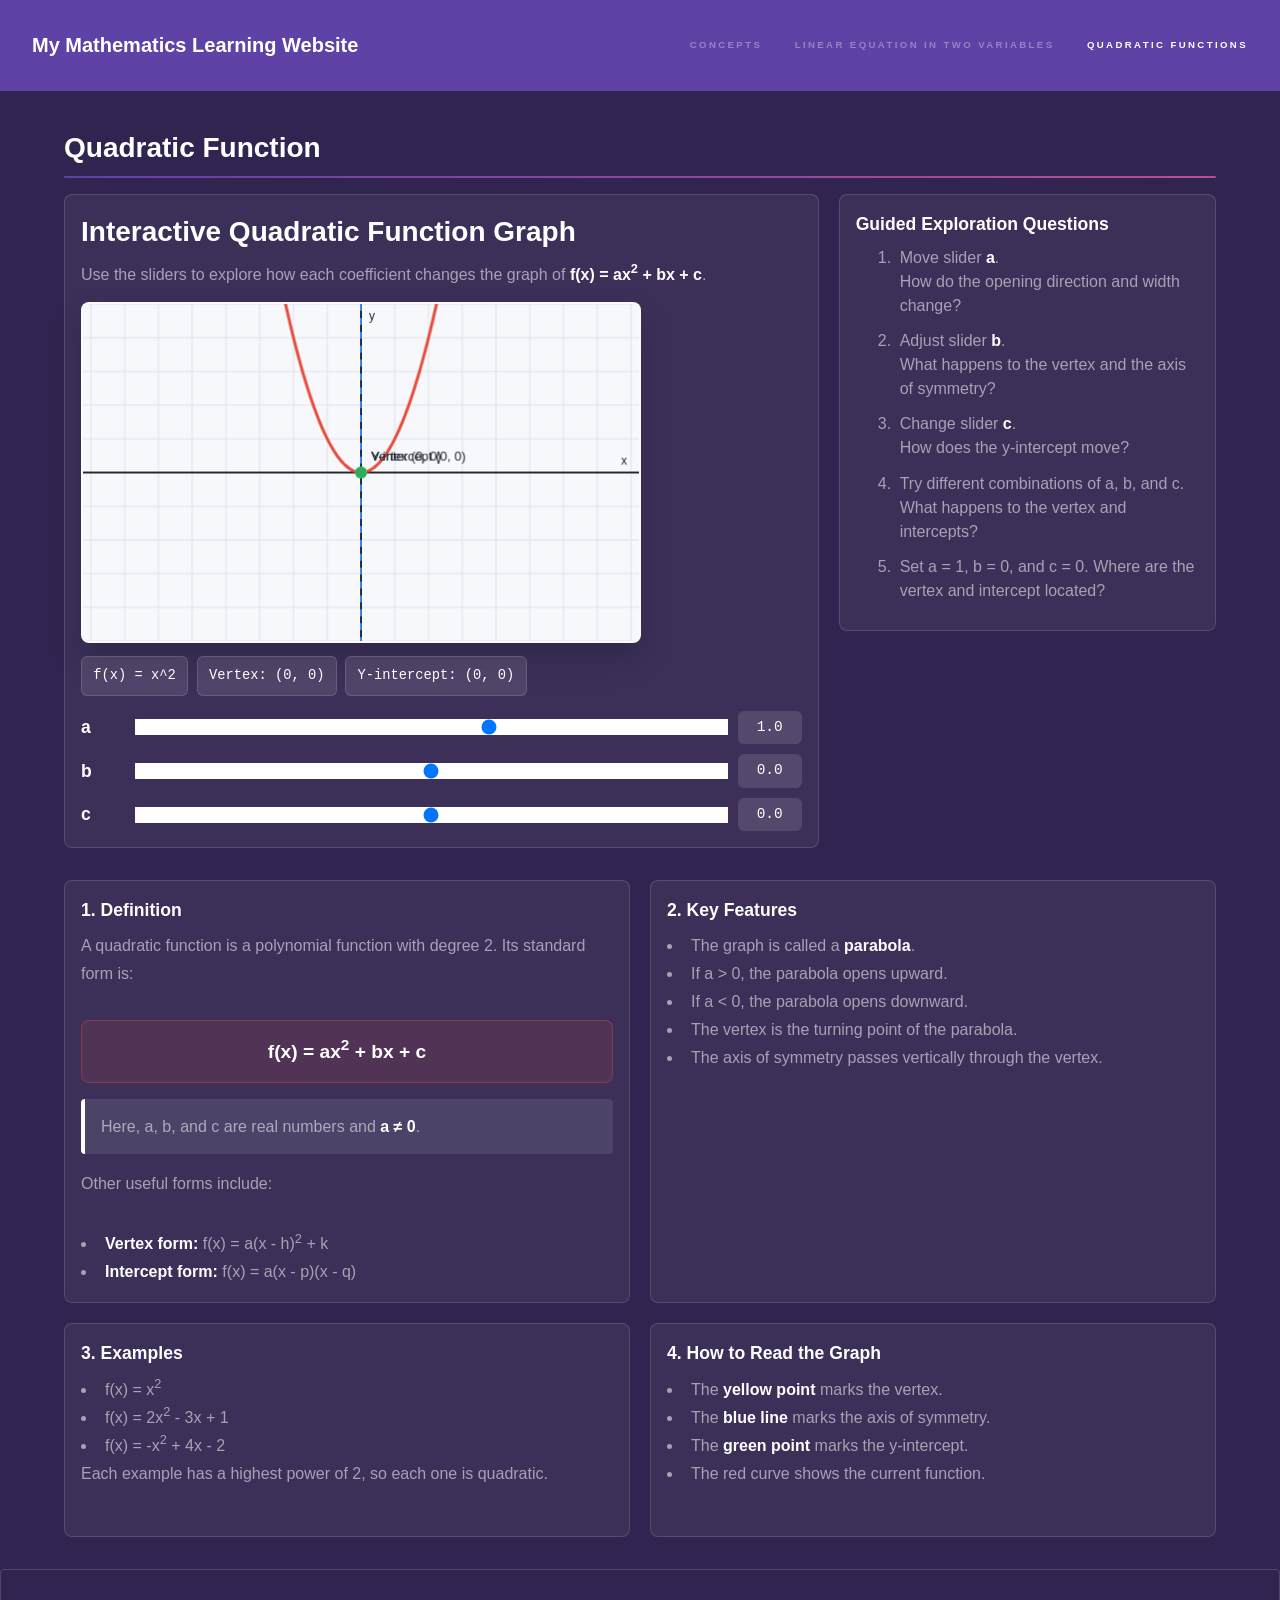
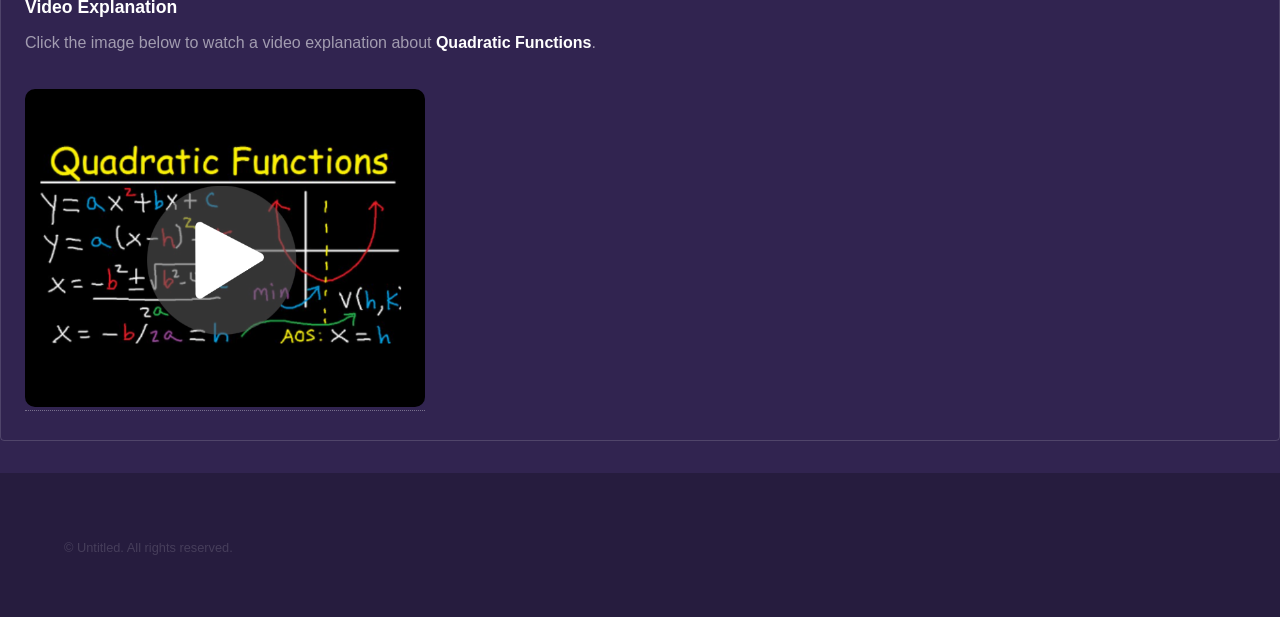
<file: quadratic-function-fall - Copy - Copy.html>
<!DOCTYPE HTML>
<html>
	<head>
		<title>Quadratic Functions</title>
		<meta charset="utf-8" />
		<meta name="viewport" content="width=device-width, initial-scale=1, user-scalable=no" />
		<link rel="stylesheet" href="assets/css/main.css" />
		<noscript><link rel="stylesheet" href="assets/css/noscript.css" /></noscript>
		<style>
			.learning-layout {
				display: grid;
				grid-template-columns: minmax(0, 2fr) minmax(280px, 1fr);
				gap: 1.25rem;
				align-items: start;
			}

			#main.compact-page > .inner {
				padding-top: 2.25rem;
			}

			.page-title.major {
				font-size: 1.75em;
				margin-bottom: 1rem;
				padding-bottom: 0.55rem;
			}

			.graph-panel,
			.guide-panel,
			.lesson-panel {
				background: rgba(255, 255, 255, 0.055);
				border: 1px solid rgba(255, 255, 255, 0.14);
				border-radius: 8px;
				padding: 1rem;
			}

			.graph-panel h2,
			.guide-panel h3,
			.lesson-panel h3 {
				margin-top: 0;
			}

			.graph-panel h2 {
				margin-bottom: 0.5rem;
			}

			.graph-panel p {
				margin-bottom: 0.8rem;
			}

			.graph-wrap {
				background: #f7f8fb;
				border: 2px solid rgba(255, 255, 255, 0.4);
				border-radius: 8px;
				max-width: 560px;
				overflow: hidden;
				box-shadow: 0 1rem 2rem rgba(0, 0, 0, 0.18);
			}

			#graph {
				display: block;
				width: 100%;
				height: auto;
			}

			.controls {
				display: grid;
				gap: 0.65rem;
				margin-top: 0.9rem;
			}

			.control-row {
				display: grid;
				grid-template-columns: 2.5rem minmax(120px, 1fr) 4rem;
				gap: 0.75rem;
				align-items: center;
			}

			.control-row label {
				margin: 0;
				font-weight: 700;
			}

			.control-row input[type="range"] {
				width: 100%;
			}

			.control-value {
				border-radius: 6px;
				background: rgba(255, 255, 255, 0.12);
				color: #ffffff;
				font-family: monospace;
				font-size: 0.9rem;
				padding: 0.25rem 0.5rem;
				text-align: center;
			}

			.control-help {
				display: none;
			}

			.formula-strip {
				display: flex;
				flex-wrap: wrap;
				gap: 0.55rem;
				margin: 0.8rem 0 0;
			}

			.formula-pill {
				border-radius: 6px;
				background: rgba(255, 255, 255, 0.1);
				border: 1px solid rgba(255, 255, 255, 0.14);
				color: #ffffff;
				font-family: monospace;
				font-size: 0.86rem;
				padding: 0.45rem 0.7rem;
			}

			.warning {
				display: none;
				margin-top: 1rem;
				padding: 0.75rem 1rem;
				border-left: 4px solid #f5c542;
				background: rgba(245, 197, 66, 0.14);
				color: #fff7d6;
			}

			.warning.is-visible {
				display: block;
			}

			.guide-panel ol {
				margin: 0 0 0 1.25rem;
			}

			.guide-panel li {
				margin: 0 0 0.7rem;
				line-height: 1.5;
			}

			.lesson-grid {
				display: grid;
				grid-template-columns: repeat(2, minmax(0, 1fr));
				gap: 1.25rem;
				margin-top: 2rem;
			}

			.equation {
				background: rgba(231, 76, 60, 0.12);
				border: 1px solid rgba(231, 76, 60, 0.35);
				border-radius: 8px;
				color: #ffffff;
				font-size: 1.2rem;
				font-weight: 700;
				margin: 1rem 0;
				padding: 0.85rem 1rem;
				text-align: center;
			}

			.highlight {
				background: rgba(255, 255, 255, 0.09);
				border-left: 4px solid #ffffff;
				border-radius: 4px;
				margin: 1rem 0;
				padding: 0.85rem 1rem;
			}

			.lesson-panel ul {
				margin-bottom: 0;
			}

			@media screen and (max-width: 980px) {
				.learning-layout,
				.lesson-grid {
					grid-template-columns: 1fr;
				}
			}

			@media screen and (max-width: 480px) {
				.graph-panel,
				.guide-panel,
				.lesson-panel {
					padding: 1rem;
				}

				.control-row {
					grid-template-columns: 2rem minmax(0, 1fr) 3.5rem;
				}
			}
		</style>
	</head>
	<body class="is-preload">
		<header id="header">
			<a href="index.html" class="title">My Mathematics Learning Website</a>
			<nav>
				<ul>
					<li><a href="index.html#one">Concepts</a></li>
					<li><a href="linear-equation.html">Linear Equation in Two Variables</a></li>
					<li><a href="quadratic-function.html" class="active">Quadratic Functions</a></li>
				</ul>
			</nav>
		</header>

		<div id="wrapper">
			<section id="main" class="wrapper compact-page">
				<div class="inner">
					<h1 class="major page-title">Quadratic Function</h1>
					<div class="learning-layout">
						<section class="graph-panel">
							<h2>Interactive Quadratic Function Graph</h2>
							<p>Use the sliders to explore how each coefficient changes the graph of <strong>f(x) = ax<sup>2</sup> + bx + c</strong>.</p>

							<div class="graph-wrap">
								<canvas id="graph" width="560" height="340" aria-label="Interactive graph of a quadratic function"></canvas>
							</div>

							<div class="formula-strip" aria-live="polite">
								<span class="formula-pill" id="equationDisplay">f(x) = x^2</span>
								<span class="formula-pill" id="vertexDisplay">Vertex: (0, 0)</span>
								<span class="formula-pill" id="interceptDisplay">Y-intercept: (0, 0)</span>
							</div>

							<div id="quadraticWarning" class="warning">
								When a = 0, the equation is linear, not quadratic. Move a away from 0 to see the vertex and axis of symmetry.
							</div>

							<div class="controls">
								<div class="control-row">
									<label for="a">a</label>
									<input type="range" id="a" min="-5" max="5" step="0.1" value="1" />
									<span class="control-value" id="aValue">1.0</span>
									<span class="control-help">Opening direction and width of the parabola.</span>
								</div>

								<div class="control-row">
									<label for="b">b</label>
									<input type="range" id="b" min="-10" max="10" step="0.1" value="0" />
									<span class="control-value" id="bValue">0.0</span>
									<span class="control-help">Moves the vertex and axis of symmetry left or right.</span>
								</div>

								<div class="control-row">
									<label for="c">c</label>
									<input type="range" id="c" min="-10" max="10" step="0.1" value="0" />
									<span class="control-value" id="cValue">0.0</span>
									<span class="control-help">Moves the graph up or down and sets the y-intercept.</span>
								</div>
							</div>
						</section>

						<aside class="guide-panel">
							<h3>Guided Exploration Questions</h3>
							<ol>
								<li>Move slider <strong>a</strong>.<br> How do the opening direction and width change?</li>
								<li>Adjust slider <strong>b</strong>.<br> What happens to the vertex and the axis of symmetry?</li>
								<li>Change slider <strong>c</strong>.<br> How does the y-intercept move?</li>
								<li>Try different combinations of a, b, and c. What happens to the vertex and intercepts?</li>
								<li>Set a = 1, b = 0, and c = 0. Where are the vertex and intercept located?</li>
							</ol>
						</aside>
					</div>

					<div class="lesson-grid">
						<section class="lesson-panel">
							<h3>1. Definition</h3>
							<p>A quadratic function is a polynomial function with degree 2. Its standard form is:</p>
							<div class="equation">f(x) = ax<sup>2</sup> + bx + c</div>
							<div class="highlight">Here, a, b, and c are real numbers and <strong>a &ne; 0</strong>.</div>
							<p>Other useful forms include:</p>
							<ul>
								<li><strong>Vertex form:</strong> f(x) = a(x - h)<sup>2</sup> + k</li>
								<li><strong>Intercept form:</strong> f(x) = a(x - p)(x - q)</li>
							</ul>
						</section>

						<section class="lesson-panel">
							<h3>2. Key Features</h3>
							<ul>
								<li>The graph is called a <strong>parabola</strong>.</li>
								<li>If a &gt; 0, the parabola opens upward.</li>
								<li>If a &lt; 0, the parabola opens downward.</li>
								<li>The vertex is the turning point of the parabola.</li>
								<li>The axis of symmetry passes vertically through the vertex.</li>
							</ul>
						</section>

						<section class="lesson-panel">
							<h3>3. Examples</h3>
							<ul>
								<li>f(x) = x<sup>2</sup></li>
								<li>f(x) = 2x<sup>2</sup> - 3x + 1</li>
								<li>f(x) = -x<sup>2</sup> + 4x - 2</li>
							</ul>
							<p>Each example has a highest power of 2, so each one is quadratic.</p>
						</section>

						<section class="lesson-panel">
							<h3>4. How to Read the Graph</h3>
							<ul>
								<li>The <strong>yellow point</strong> marks the vertex.</li>
								<li>The <strong>blue line</strong> marks the axis of symmetry.</li>
								<li>The <strong>green point</strong> marks the y-intercept.</li>
								<li>The red curve shows the current function.</li>
							</ul>
						</section>
					</div>
				</div>
			</section>
		</div>
	
		<script>
			const canvas = document.getElementById('graph');
			const ctx = canvas.getContext('2d');
			const sliders = {
				a: document.getElementById('a'),
				b: document.getElementById('b'),
				c: document.getElementById('c')
			};
			const valueLabels = {
				a: document.getElementById('aValue'),
				b: document.getElementById('bValue'),
				c: document.getElementById('cValue')
			};
			const equationDisplay = document.getElementById('equationDisplay');
			const vertexDisplay = document.getElementById('vertexDisplay');
			const interceptDisplay = document.getElementById('interceptDisplay');
			const warning = document.getElementById('quadraticWarning');

			const origin = { x: canvas.width / 2, y: canvas.height / 2 };
			const scale = Math.min(canvas.width / 14, canvas.height / 10);

			function formatNumber(value) {
				const rounded = Math.round(value * 100) / 100;
				return Object.is(rounded, -0) ? '0' : rounded.toString();
			}

			function formatSignedTerm(value, variable) {
				if (Math.abs(value) < 0.001) return '';

				const sign = value < 0 ? ' - ' : ' + ';
				const absValue = Math.abs(value);
				const coefficient = Math.abs(absValue - 1) < 0.001 && variable ? '' : formatNumber(absValue);
				return sign + coefficient + variable;
			}

			function buildEquationText(a, b, c, isQuadratic) {
				if (!isQuadratic) {
					if (Math.abs(b) < 0.001) {
						return `f(x) = ${formatNumber(c)}`;
					}

					const leading = Math.abs(b - 1) < 0.001 ? 'x' : Math.abs(b + 1) < 0.001 ? '-x' : `${formatNumber(b)}x`;
					return `f(x) = ${leading}${formatSignedTerm(c, '')}`;
				}

				const leading = Math.abs(a - 1) < 0.001 ? 'x^2' : Math.abs(a + 1) < 0.001 ? '-x^2' : `${formatNumber(a)}x^2`;
				return `f(x) = ${leading}${formatSignedTerm(b, 'x')}${formatSignedTerm(c, '')}`;
			}

			function graphToCanvas(x, y) {
				return {
					x: origin.x + x * scale,
					y: origin.y - y * scale
				};
			}

			function drawGrid() {
				ctx.clearRect(0, 0, canvas.width, canvas.height);
				ctx.fillStyle = '#f7f8fb';
				ctx.fillRect(0, 0, canvas.width, canvas.height);

				ctx.lineWidth = 1;
				ctx.strokeStyle = '#dfe3ec';

				for (let x = origin.x % scale; x <= canvas.width; x += scale) {
					ctx.beginPath();
					ctx.moveTo(x, 0);
					ctx.lineTo(x, canvas.height);
					ctx.stroke();
				}

				for (let y = origin.y % scale; y <= canvas.height; y += scale) {
					ctx.beginPath();
					ctx.moveTo(0, y);
					ctx.lineTo(canvas.width, y);
					ctx.stroke();
				}

				ctx.lineWidth = 2;
				ctx.strokeStyle = '#222831';
				ctx.beginPath();
				ctx.moveTo(0, origin.y);
				ctx.lineTo(canvas.width, origin.y);
				ctx.moveTo(origin.x, 0);
				ctx.lineTo(origin.x, canvas.height);
				ctx.stroke();

				ctx.fillStyle = '#222831';
				ctx.font = '12px Arial, sans-serif';
				ctx.fillText('x', canvas.width - 18, origin.y - 8);
				ctx.fillText('y', origin.x + 8, 16);
			}

			function drawCurve(a, b, c) {
				ctx.lineWidth = 3;
				ctx.strokeStyle = '#e74c3c';
				ctx.beginPath();

				let hasStarted = false;
				for (let px = 0; px <= canvas.width; px += 2) {
					const x = (px - origin.x) / scale;
					const y = a * x * x + b * x + c;
					const point = graphToCanvas(x, y);

					if (!Number.isFinite(point.y)) continue;
					if (!hasStarted) {
						ctx.moveTo(point.x, point.y);
						hasStarted = true;
					} else {
						ctx.lineTo(point.x, point.y);
					}
				}

				ctx.stroke();
			}

			function drawPoint(x, y, color, label, labelOffsetX, labelOffsetY) {
				const point = graphToCanvas(x, y);
				if (point.x < -30 || point.x > canvas.width + 30 || point.y < -30 || point.y > canvas.height + 30) {
					return;
				}

				ctx.fillStyle = color;
				ctx.beginPath();
				ctx.arc(point.x, point.y, 6, 0, 2 * Math.PI);
				ctx.fill();

				ctx.fillStyle = '#222831';
				ctx.font = '13px Arial, sans-serif';
				ctx.fillText(label, point.x + labelOffsetX, point.y + labelOffsetY);
			}

			function updateDisplays(a, b, c, isQuadratic) {
				valueLabels.a.textContent = a.toFixed(1);
				valueLabels.b.textContent = b.toFixed(1);
				valueLabels.c.textContent = c.toFixed(1);

				equationDisplay.textContent = buildEquationText(a, b, c, isQuadratic);
				interceptDisplay.textContent = `Y-intercept: (0, ${formatNumber(c)})`;

				warning.classList.toggle('is-visible', !isQuadratic);
			}

			function drawGraph() {
				const a = parseFloat(sliders.a.value);
				const b = parseFloat(sliders.b.value);
				const c = parseFloat(sliders.c.value);
				const isQuadratic = Math.abs(a) > 0.001;

				drawGrid();
				drawCurve(a, b, c);

				if (isQuadratic) {
					const vertexX = -b / (2 * a);
					const vertexY = a * vertexX * vertexX + b * vertexX + c;
					const axis = graphToCanvas(vertexX, 0).x;

					ctx.lineWidth = 2;
					ctx.setLineDash([7, 7]);
					ctx.strokeStyle = '#2f80ed';
					ctx.beginPath();
					ctx.moveTo(axis, 0);
					ctx.lineTo(axis, canvas.height);
					ctx.stroke();
					ctx.setLineDash([]);

					drawPoint(vertexX, vertexY, '#f5c542', `Vertex (${formatNumber(vertexX)}, ${formatNumber(vertexY)})`, 10, -12);
					vertexDisplay.textContent = `Vertex: (${formatNumber(vertexX)}, ${formatNumber(vertexY)})`;
				} else {
					vertexDisplay.textContent = 'Vertex: not available when a = 0';
				}

				drawPoint(0, c, '#27ae60', `Y-intercept (0, ${formatNumber(c)})`, 10, -12);
				updateDisplays(a, b, c, isQuadratic);
			}

			Object.values(sliders).forEach((slider) => {
				slider.addEventListener('input', drawGraph);
			});

			drawGraph();
		</script>
	<section class="box">

  <h3>Video Explanation</h3>

  <p>
    Click the image below to watch a video explanation about 
    <strong>Quadratic Functions</strong>.
  </p>

  <a href="https://www.youtube.com/watch?v=7d8UlkTSefY" target="_blank">
    <img 
  src="images/quadratic-function-2.png" 
  alt="Quadratic Function Video"
  style="width:400px; border-radius:10px;"
    >
  </a>

</section>			
		<!-- Footer -->
			<footer id="footer" class="wrapper alt">
				<div class="inner">
					<ul class="menu">
						<li>&copy; Untitled. All rights reserved.</li>
					</ul>
				</div>
			</footer>

		<!-- Scripts -->
			<script src="assets/js/jquery.min.js"></script>
			<script src="assets/js/jquery.scrollex.min.js"></script>
			<script src="assets/js/jquery.scrolly.min.js"></script>
			<script src="assets/js/browser.min.js"></script>
			<script src="assets/js/breakpoints.min.js"></script>
			<script src="assets/js/util.js"></script>
			<script src="assets/js/main.js"></script>	
	</body>
</html>
</file>
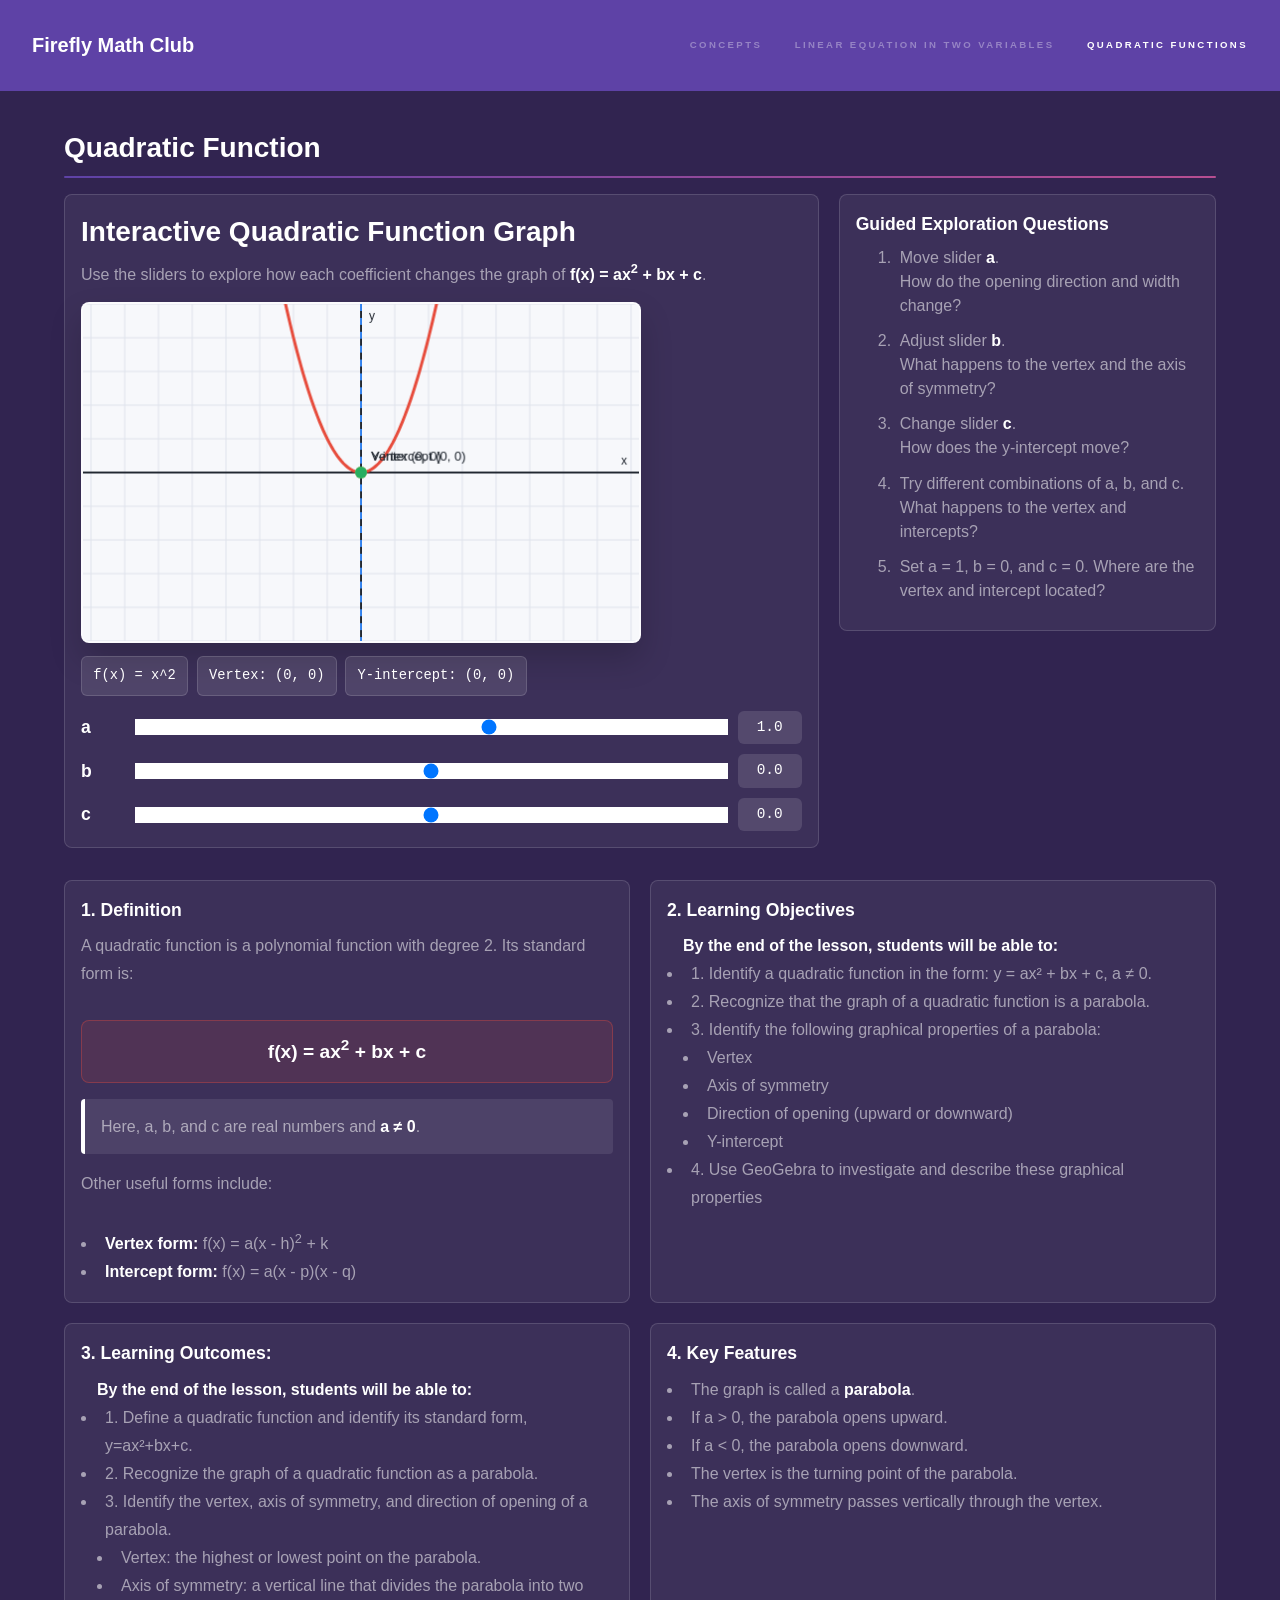
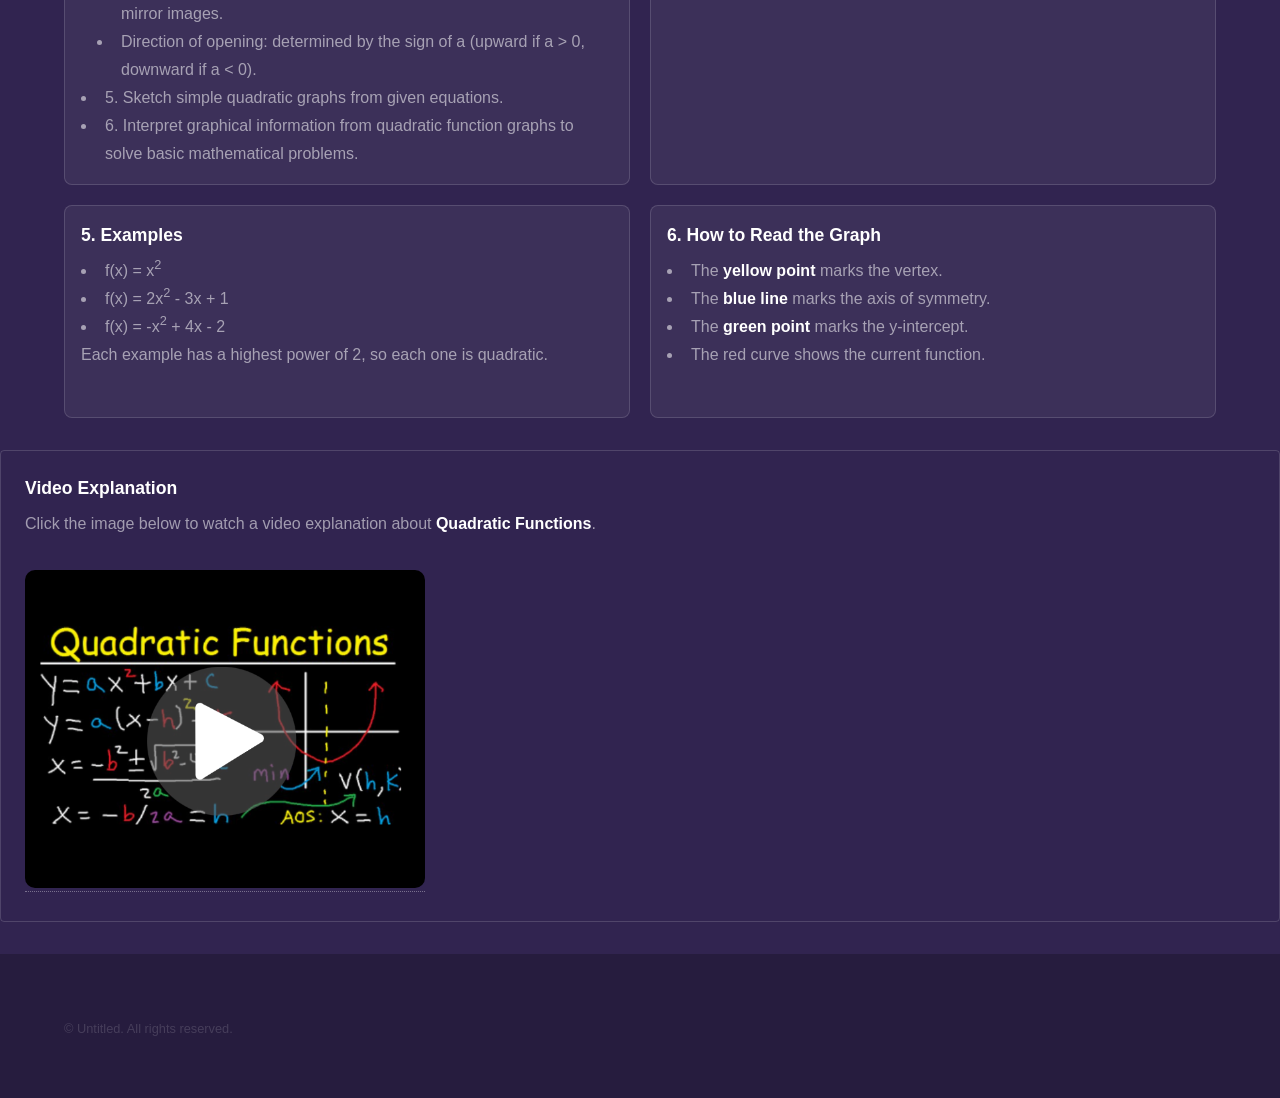
<file: quadratic-function-fall.html>
<!DOCTYPE HTML>
<html>
	<head>
		<title>Quadratic Functions</title>
		<meta charset="utf-8" />
		<meta name="viewport" content="width=device-width, initial-scale=1, user-scalable=no" />
		<link rel="stylesheet" href="assets/css/main.css" />
		<noscript><link rel="stylesheet" href="assets/css/noscript.css" /></noscript>
		<style>
			.learning-layout {
				display: grid;
				grid-template-columns: minmax(0, 2fr) minmax(280px, 1fr);
				gap: 1.25rem;
				align-items: start;
			}

			#main.compact-page > .inner {
				padding-top: 2.25rem;
			}

			.page-title.major {
				font-size: 1.75em;
				margin-bottom: 1rem;
				padding-bottom: 0.55rem;
			}

			.graph-panel,
			.guide-panel,
			.lesson-panel {
				background: rgba(255, 255, 255, 0.055);
				border: 1px solid rgba(255, 255, 255, 0.14);
				border-radius: 8px;
				padding: 1rem;
			}

			.graph-panel h2,
			.guide-panel h3,
			.lesson-panel h3 {
				margin-top: 0;
			}

			.graph-panel h2 {
				margin-bottom: 0.5rem;
			}

			.graph-panel p {
				margin-bottom: 0.8rem;
			}

			.graph-wrap {
				background: #f7f8fb;
				border: 2px solid rgba(255, 255, 255, 0.4);
				border-radius: 8px;
				max-width: 560px;
				overflow: hidden;
				box-shadow: 0 1rem 2rem rgba(0, 0, 0, 0.18);
			}

			#graph {
				display: block;
				width: 100%;
				height: auto;
			}

			.controls {
				display: grid;
				gap: 0.65rem;
				margin-top: 0.9rem;
			}

			.control-row {
				display: grid;
				grid-template-columns: 2.5rem minmax(120px, 1fr) 4rem;
				gap: 0.75rem;
				align-items: center;
			}

			.control-row label {
				margin: 0;
				font-weight: 700;
			}

			.control-row input[type="range"] {
				width: 100%;
			}

			.control-value {
				border-radius: 6px;
				background: rgba(255, 255, 255, 0.12);
				color: #ffffff;
				font-family: monospace;
				font-size: 0.9rem;
				padding: 0.25rem 0.5rem;
				text-align: center;
			}

			.control-help {
				display: none;
			}

			.formula-strip {
				display: flex;
				flex-wrap: wrap;
				gap: 0.55rem;
				margin: 0.8rem 0 0;
			}

			.formula-pill {
				border-radius: 6px;
				background: rgba(255, 255, 255, 0.1);
				border: 1px solid rgba(255, 255, 255, 0.14);
				color: #ffffff;
				font-family: monospace;
				font-size: 0.86rem;
				padding: 0.45rem 0.7rem;
			}

			.warning {
				display: none;
				margin-top: 1rem;
				padding: 0.75rem 1rem;
				border-left: 4px solid #f5c542;
				background: rgba(245, 197, 66, 0.14);
				color: #fff7d6;
			}

			.warning.is-visible {
				display: block;
			}

			.guide-panel ol {
				margin: 0 0 0 1.25rem;
			}

			.guide-panel li {
				margin: 0 0 0.7rem;
				line-height: 1.5;
			}

			.lesson-grid {
				display: grid;
				grid-template-columns: repeat(2, minmax(0, 1fr));
				gap: 1.25rem;
				margin-top: 2rem;
			}

			.equation {
				background: rgba(231, 76, 60, 0.12);
				border: 1px solid rgba(231, 76, 60, 0.35);
				border-radius: 8px;
				color: #ffffff;
				font-size: 1.2rem;
				font-weight: 700;
				margin: 1rem 0;
				padding: 0.85rem 1rem;
				text-align: center;
			}

			.highlight {
				background: rgba(255, 255, 255, 0.09);
				border-left: 4px solid #ffffff;
				border-radius: 4px;
				margin: 1rem 0;
				padding: 0.85rem 1rem;
			}

			.lesson-panel ul {
				margin-bottom: 0;
			}

			@media screen and (max-width: 980px) {
				.learning-layout,
				.lesson-grid {
					grid-template-columns: 1fr;
				}
			}

			@media screen and (max-width: 480px) {
				.graph-panel,
				.guide-panel,
				.lesson-panel {
					padding: 1rem;
				}

				.control-row {
					grid-template-columns: 2rem minmax(0, 1fr) 3.5rem;
				}
			}
		</style>
	</head>
	<body class="is-preload">
		<header id="header">
			<a href="index.html" class="title">Firefly Math Club</a>
			<nav>
				<ul>
					<li><a href="index.html#one">Concepts</a></li>
					<li><a href="linear-equation-fall.html">Linear Equation in Two Variables</a></li>
					<li><a href="quadratic-function-fall.html" class="active">Quadratic Functions</a></li>
				</ul>
			</nav>
		</header>

		<div id="wrapper">
			<section id="main" class="wrapper compact-page">
				<div class="inner">
					<h1 class="major page-title">Quadratic Function</h1>
					<div class="learning-layout">
						<section class="graph-panel">
							<h2>Interactive Quadratic Function Graph</h2>
							<p>Use the sliders to explore how each coefficient changes the graph of <strong>f(x) = ax<sup>2</sup> + bx + c</strong>.</p>

							<div class="graph-wrap">
								<canvas id="graph" width="560" height="340" aria-label="Interactive graph of a quadratic function"></canvas>
							</div>

							<div class="formula-strip" aria-live="polite">
								<span class="formula-pill" id="equationDisplay">f(x) = x^2</span>
								<span class="formula-pill" id="vertexDisplay">Vertex: (0, 0)</span>
								<span class="formula-pill" id="interceptDisplay">Y-intercept: (0, 0)</span>
							</div>

							<div id="quadraticWarning" class="warning">
								When a = 0, the equation is linear, not quadratic. Move a away from 0 to see the vertex and axis of symmetry.
							</div>

							<div class="controls">
								<div class="control-row">
									<label for="a">a</label>
									<input type="range" id="a" min="-5" max="5" step="0.1" value="1" />
									<span class="control-value" id="aValue">1.0</span>
									<span class="control-help">Opening direction and width of the parabola.</span>
								</div>

								<div class="control-row">
									<label for="b">b</label>
									<input type="range" id="b" min="-10" max="10" step="0.1" value="0" />
									<span class="control-value" id="bValue">0.0</span>
									<span class="control-help">Moves the vertex and axis of symmetry left or right.</span>
								</div>

								<div class="control-row">
									<label for="c">c</label>
									<input type="range" id="c" min="-10" max="10" step="0.1" value="0" />
									<span class="control-value" id="cValue">0.0</span>
									<span class="control-help">Moves the graph up or down and sets the y-intercept.</span>
								</div>
							</div>
						</section>

						<aside class="guide-panel">
							<h3>Guided Exploration Questions</h3>
							<ol>
								<li>Move slider <strong>a</strong>.<br> How do the opening direction and width change?</li>
								<li>Adjust slider <strong>b</strong>.<br> What happens to the vertex and the axis of symmetry?</li>
								<li>Change slider <strong>c</strong>.<br> How does the y-intercept move?</li>
								<li>Try different combinations of a, b, and c. What happens to the vertex and intercepts?</li>
								<li>Set a = 1, b = 0, and c = 0. Where are the vertex and intercept located?</li>
							</ol>							
						</aside>
					</div>

					<div class="lesson-grid">
						<section class="lesson-panel">
							<h3>1. Definition</h3>
							<p>A quadratic function is a polynomial function with degree 2. Its standard form is:</p>
							<div class="equation">f(x) = ax<sup>2</sup> + bx + c</div>
							<div class="highlight">Here, a, b, and c are real numbers and <strong>a &ne; 0</strong>.</div>
							<p>Other useful forms include:</p>
							<ul>
								<li><strong>Vertex form:</strong> f(x) = a(x - h)<sup>2</sup> + k</li>
								<li><strong>Intercept form:</strong> f(x) = a(x - p)(x - q)</li>
							</ul>
						</section>

						<section class="lesson-panel">
							<h3>2. Learning Objectives</h3>
							<ul>
								<strong>By the end of the lesson, students will be able to:</strong>
								<li>1. Identify a quadratic function in the form: y = ax² + bx + c, a ≠ 0.</li>
								<li>2. Recognize that the graph of a quadratic function is a parabola.  </li>
								<li>3. Identify the following graphical properties of a parabola:  </li>
									<ul>
										<li>Vertex</li>
										<li>Axis of symmetry</li>
										<li>Direction of opening (upward or downward)</li>
										<li>Y-intercept</li>
									</ul>
								<li>4. Use GeoGebra to investigate and describe these graphical properties </li>
							</ul>
						</section>

						<section class="lesson-panel">
							<h3>3. Learning Outcomes: </h3>
							<ul>
								<strong>By the end of the lesson, students will be able to:</strong>
								<li>1. Define a quadratic function and identify its standard form, y=ax²+bx+c. </li>
								<li>2. Recognize the graph of a quadratic function as a parabola.   </li>
								<li>3. Identify the vertex, axis of symmetry, and direction of opening of a parabola. </li>
									<ul>
										<li>Vertex: the highest or lowest point on the parabola.</li>
										<li>Axis of symmetry: a vertical line that divides the parabola into two mirror images.</li>
										<li>Direction of opening: determined by the sign of a (upward if a > 0, downward if a < 0).</li>
									</ul>
								<li>5. Sketch simple quadratic graphs from given equations. </li>
								<li>6. Interpret graphical information from quadratic function graphs to solve basic mathematical problems. </li>
							</ul>
						</section>
						
						<section class="lesson-panel">
							<h3>4. Key Features</h3>
							<ul>
								<li>The graph is called a <strong>parabola</strong>.</li>
								<li>If a &gt; 0, the parabola opens upward.</li>
								<li>If a &lt; 0, the parabola opens downward.</li>
								<li>The vertex is the turning point of the parabola.</li>
								<li>The axis of symmetry passes vertically through the vertex.</li>
							</ul>
						</section>

						<section class="lesson-panel">
							<h3>5. Examples</h3>
							<ul>
								<li>f(x) = x<sup>2</sup></li>
								<li>f(x) = 2x<sup>2</sup> - 3x + 1</li>
								<li>f(x) = -x<sup>2</sup> + 4x - 2</li>
							</ul>
							<p>Each example has a highest power of 2, so each one is quadratic.</p>
						</section>

						<section class="lesson-panel">
							<h3>6. How to Read the Graph</h3>
							<ul>
								<li>The <strong>yellow point</strong> marks the vertex.</li>
								<li>The <strong>blue line</strong> marks the axis of symmetry.</li>
								<li>The <strong>green point</strong> marks the y-intercept.</li>
								<li>The red curve shows the current function.</li>
							</ul>
						</section>
					</div>
				</div>
			</section>
		</div>
	
		<script>
			const canvas = document.getElementById('graph');
			const ctx = canvas.getContext('2d');
			const sliders = {
				a: document.getElementById('a'),
				b: document.getElementById('b'),
				c: document.getElementById('c')
			};
			const valueLabels = {
				a: document.getElementById('aValue'),
				b: document.getElementById('bValue'),
				c: document.getElementById('cValue')
			};
			const equationDisplay = document.getElementById('equationDisplay');
			const vertexDisplay = document.getElementById('vertexDisplay');
			const interceptDisplay = document.getElementById('interceptDisplay');
			const warning = document.getElementById('quadraticWarning');

			const origin = { x: canvas.width / 2, y: canvas.height / 2 };
			const scale = Math.min(canvas.width / 14, canvas.height / 10);

			function formatNumber(value) {
				const rounded = Math.round(value * 100) / 100;
				return Object.is(rounded, -0) ? '0' : rounded.toString();
			}

			function formatSignedTerm(value, variable) {
				if (Math.abs(value) < 0.001) return '';

				const sign = value < 0 ? ' - ' : ' + ';
				const absValue = Math.abs(value);
				const coefficient = Math.abs(absValue - 1) < 0.001 && variable ? '' : formatNumber(absValue);
				return sign + coefficient + variable;
			}

			function buildEquationText(a, b, c, isQuadratic) {
				if (!isQuadratic) {
					if (Math.abs(b) < 0.001) {
						return `f(x) = ${formatNumber(c)}`;
					}

					const leading = Math.abs(b - 1) < 0.001 ? 'x' : Math.abs(b + 1) < 0.001 ? '-x' : `${formatNumber(b)}x`;
					return `f(x) = ${leading}${formatSignedTerm(c, '')}`;
				}

				const leading = Math.abs(a - 1) < 0.001 ? 'x^2' : Math.abs(a + 1) < 0.001 ? '-x^2' : `${formatNumber(a)}x^2`;
				return `f(x) = ${leading}${formatSignedTerm(b, 'x')}${formatSignedTerm(c, '')}`;
			}

			function graphToCanvas(x, y) {
				return {
					x: origin.x + x * scale,
					y: origin.y - y * scale
				};
			}

			function drawGrid() {
				ctx.clearRect(0, 0, canvas.width, canvas.height);
				ctx.fillStyle = '#f7f8fb';
				ctx.fillRect(0, 0, canvas.width, canvas.height);

				ctx.lineWidth = 1;
				ctx.strokeStyle = '#dfe3ec';

				for (let x = origin.x % scale; x <= canvas.width; x += scale) {
					ctx.beginPath();
					ctx.moveTo(x, 0);
					ctx.lineTo(x, canvas.height);
					ctx.stroke();
				}

				for (let y = origin.y % scale; y <= canvas.height; y += scale) {
					ctx.beginPath();
					ctx.moveTo(0, y);
					ctx.lineTo(canvas.width, y);
					ctx.stroke();
				}

				ctx.lineWidth = 2;
				ctx.strokeStyle = '#222831';
				ctx.beginPath();
				ctx.moveTo(0, origin.y);
				ctx.lineTo(canvas.width, origin.y);
				ctx.moveTo(origin.x, 0);
				ctx.lineTo(origin.x, canvas.height);
				ctx.stroke();

				ctx.fillStyle = '#222831';
				ctx.font = '12px Arial, sans-serif';
				ctx.fillText('x', canvas.width - 18, origin.y - 8);
				ctx.fillText('y', origin.x + 8, 16);
			}

			function drawCurve(a, b, c) {
				ctx.lineWidth = 3;
				ctx.strokeStyle = '#e74c3c';
				ctx.beginPath();

				let hasStarted = false;
				for (let px = 0; px <= canvas.width; px += 2) {
					const x = (px - origin.x) / scale;
					const y = a * x * x + b * x + c;
					const point = graphToCanvas(x, y);

					if (!Number.isFinite(point.y)) continue;
					if (!hasStarted) {
						ctx.moveTo(point.x, point.y);
						hasStarted = true;
					} else {
						ctx.lineTo(point.x, point.y);
					}
				}

				ctx.stroke();
			}

			function drawPoint(x, y, color, label, labelOffsetX, labelOffsetY) {
				const point = graphToCanvas(x, y);
				if (point.x < -30 || point.x > canvas.width + 30 || point.y < -30 || point.y > canvas.height + 30) {
					return;
				}

				ctx.fillStyle = color;
				ctx.beginPath();
				ctx.arc(point.x, point.y, 6, 0, 2 * Math.PI);
				ctx.fill();

				ctx.fillStyle = '#222831';
				ctx.font = '13px Arial, sans-serif';
				ctx.fillText(label, point.x + labelOffsetX, point.y + labelOffsetY);
			}

			function updateDisplays(a, b, c, isQuadratic) {
				valueLabels.a.textContent = a.toFixed(1);
				valueLabels.b.textContent = b.toFixed(1);
				valueLabels.c.textContent = c.toFixed(1);

				equationDisplay.textContent = buildEquationText(a, b, c, isQuadratic);
				interceptDisplay.textContent = `Y-intercept: (0, ${formatNumber(c)})`;

				warning.classList.toggle('is-visible', !isQuadratic);
			}

			function drawGraph() {
				const a = parseFloat(sliders.a.value);
				const b = parseFloat(sliders.b.value);
				const c = parseFloat(sliders.c.value);
				const isQuadratic = Math.abs(a) > 0.001;

				drawGrid();
				drawCurve(a, b, c);

				if (isQuadratic) {
					const vertexX = -b / (2 * a);
					const vertexY = a * vertexX * vertexX + b * vertexX + c;
					const axis = graphToCanvas(vertexX, 0).x;

					ctx.lineWidth = 2;
					ctx.setLineDash([7, 7]);
					ctx.strokeStyle = '#2f80ed';
					ctx.beginPath();
					ctx.moveTo(axis, 0);
					ctx.lineTo(axis, canvas.height);
					ctx.stroke();
					ctx.setLineDash([]);

					drawPoint(vertexX, vertexY, '#f5c542', `Vertex (${formatNumber(vertexX)}, ${formatNumber(vertexY)})`, 10, -12);
					vertexDisplay.textContent = `Vertex: (${formatNumber(vertexX)}, ${formatNumber(vertexY)})`;
				} else {
					vertexDisplay.textContent = 'Vertex: not available when a = 0';
				}

				drawPoint(0, c, '#27ae60', `Y-intercept (0, ${formatNumber(c)})`, 10, -12);
				updateDisplays(a, b, c, isQuadratic);
			}

			Object.values(sliders).forEach((slider) => {
				slider.addEventListener('input', drawGraph);
			});

			drawGraph();
		</script>
	<section class="box">

  <h3>Video Explanation</h3>

  <p>
    Click the image below to watch a video explanation about 
    <strong>Quadratic Functions</strong>.
  </p>

  <a href="https://www.youtube.com/watch?v=7d8UlkTSefY" target="_blank">
    <img 
  src="images/quadratic-function-2.png" 
  alt="Quadratic Function Video"
  style="width:400px; border-radius:10px;"
    >
  </a>

</section>			
		<!-- Footer -->
			<footer id="footer" class="wrapper alt">
				<div class="inner">
					<ul class="menu">
						<li>&copy; Untitled. All rights reserved.</li>
					</ul>
				</div>
			</footer>

		<!-- Scripts -->
			<script src="assets/js/jquery.min.js"></script>
			<script src="assets/js/jquery.scrollex.min.js"></script>
			<script src="assets/js/jquery.scrolly.min.js"></script>
			<script src="assets/js/browser.min.js"></script>
			<script src="assets/js/breakpoints.min.js"></script>
			<script src="assets/js/util.js"></script>
			<script src="assets/js/main.js"></script>	
	</body>
</html>
</file>
<file: assets/css/noscript.css>
/*
	Hyperspace by HTML5 UP
	html5up.net | @ajlkn
	Free for personal and commercial use under the CCA 3.0 license (html5up.net/license)
*/

/* Spotlights */

	.spotlights > section > .image:before {
		opacity: 0 !important;
	}

	.spotlights > section > .content > .inner {
		-moz-transform: none !important;
		-webkit-transform: none !important;
		-ms-transform: none !important;
		transform: none !important;
		opacity: 1 !important;
	}

/* Wrapper */

	.wrapper > .inner {
		opacity: 1 !important;
		-moz-transform: none !important;
		-webkit-transform: none !important;
		-ms-transform: none !important;
		transform: none !important;
	}

/* Sidebar */

	#sidebar > .inner {
		opacity: 1 !important;
	}

	#sidebar nav > ul > li {
		-moz-transform: none !important;
		-webkit-transform: none !important;
		-ms-transform: none !important;
		transform: none !important;
		opacity: 1 !important;
	}
</file>
<file: assets/css/main.css>
@import url(fontawesome-all.min.css);

/*
	Hyperspace by HTML5 UP
	html5up.net | @ajlkn
	Free for personal and commercial use under the CCA 3.0 license (html5up.net/license)
*/

html, body, div, span, applet, object,
iframe, h1, h2, h3, h4, h5, h6, p, blockquote,
pre, a, abbr, acronym, address, big, cite,
code, del, dfn, em, img, ins, kbd, q, s, samp,
small, strike, strong, sub, sup, tt, var, b,
u, i, center, dl, dt, dd, ol, ul, li, fieldset,
form, label, legend, table, caption, tbody,
tfoot, thead, tr, th, td, article, aside,
canvas, details, embed, figure, figcaption,
footer, header, hgroup, menu, nav, output, ruby,
section, summary, time, mark, audio, video {
	margin: 0;
	padding: 0;
	border: 0;
	font-size: 100%;
	font: inherit;
	vertical-align: baseline;}

article, aside, details, figcaption, figure,
footer, header, hgroup, menu, nav, section {
	display: block;}

body {
	line-height: 1;
}

ol, ul {
	list-style: none;
}

blockquote, q {
	quotes: none;
}

	blockquote:before, blockquote:after, q:before, q:after {
		content: '';
		content: none;
	}

table {
	border-collapse: collapse;
	border-spacing: 0;
}

body {
	-webkit-text-size-adjust: none;
}

mark {
	background-color: transparent;
	color: inherit;
}

input::-moz-focus-inner {
	border: 0;
	padding: 0;
}

input, select, textarea {
	-moz-appearance: none;
	-webkit-appearance: none;
	-ms-appearance: none;
	appearance: none;
}

/* Basic */

	@-ms-viewport {
		width: device-width;
	}

	body {
		-ms-overflow-style: scrollbar;
	}

	@media screen and (max-width: 480px) {

		html, body {
			min-width: 320px;
		}

	}

	html {
		box-sizing: border-box;
	}

	*, *:before, *:after {
		box-sizing: inherit;
	}

	body {
		background: #312450;
	}

		body.is-preload *, body.is-preload *:before, body.is-preload *:after {
			-moz-animation: none !important;
			-webkit-animation: none !important;
			-ms-animation: none !important;
			animation: none !important;
			-moz-transition: none !important;
			-webkit-transition: none !important;
			-ms-transition: none !important;
			transition: none !important;
		}

/* Type */

	body, input, select, textarea {
		color: rgba(255, 255, 255, 0.55);
		font-family: Arial, Helvetica, sans-serif;
		font-size: 16.5pt;
		font-weight: normal;
		line-height: 1.75;
	}

		@media screen and (max-width: 1680px) {

			body, input, select, textarea {
				font-size: 13pt;
			}

		}

		@media screen and (max-width: 1280px) {

			body, input, select, textarea {
				font-size: 12pt;
			}

		}

		@media screen and (max-width: 360px) {

			body, input, select, textarea {
				font-size: 11pt;
			}

		}

	a {
		-moz-transition: color 0.2s ease, border-bottom-color 0.2s ease;
		-webkit-transition: color 0.2s ease, border-bottom-color 0.2s ease;
		-ms-transition: color 0.2s ease, border-bottom-color 0.2s ease;
		transition: color 0.2s ease, border-bottom-color 0.2s ease;
		border-bottom: dotted 1px rgba(255, 255, 255, 0.35);
		color: inherit;
		text-decoration: none;
	}

		a:hover {
			border-bottom-color: transparent;
			color: #ffffff;
		}

	strong, b {
		color: #ffffff;
		font-weight: bold;
	}

	em, i {
		font-style: italic;
	}

	p {
		margin: 0 0 2em 0;
	}

	h1, h2, h3, h4, h5, h6 {
		color: #ffffff;
		font-weight: bold;
		line-height: 1.5;
		margin: 0 0 0.5em 0;
	}

		h1 a, h2 a, h3 a, h4 a, h5 a, h6 a {
			color: inherit;
			text-decoration: none;
		}

	h1 {
		font-size: 2.75em;
	}

		h1.major {
			margin: 0 0 1.3em 0;
			position: relative;
			padding-bottom: 0.35em;
		}

			h1.major:after {
				background-image: -moz-linear-gradient(to right, #5e42a6, #b74e91);
				background-image: -webkit-linear-gradient(to right, #5e42a6, #b74e91);
				background-image: -ms-linear-gradient(to right, #5e42a6, #b74e91);
				background-image: linear-gradient(to right, #5e42a6, #b74e91);
				-moz-transition: max-width 0.2s ease;
				-webkit-transition: max-width 0.2s ease;
				-ms-transition: max-width 0.2s ease;
				transition: max-width 0.2s ease;
				border-radius: 0.2em;
				bottom: 0;
				content: '';
				height: 0.05em;
				position: absolute;
				right: 0;
				width: 100%;
			}

	h2 {
		font-size: 1.75em;
	}

	h3 {
		font-size: 1.1em;
	}

	h4 {
		font-size: 1em;
	}

	h5 {
		font-size: 0.8em;
	}

	h6 {
		font-size: 0.6em;
	}

	@media screen and (max-width: 736px) {

		h1 {
			font-size: 2em;
		}

		h2 {
			font-size: 1.25em;
		}

		h3 {
			font-size: 1em;
		}

		h4 {
			font-size: 0.8em;
		}

		h5 {
			font-size: 0.6em;
		}

		h6 {
			font-size: 0.6em;
		}

	}

	sub {
		font-size: 0.8em;
		position: relative;
		top: 0.5em;
	}

	sup {
		font-size: 0.8em;
		position: relative;
		top: -0.5em;
	}

	blockquote {
		border-left: solid 4px rgba(255, 255, 255, 0.15);
		font-style: italic;
		margin: 0 0 2em 0;
		padding: 0.5em 0 0.5em 2em;
	}

	code {
		background: rgba(255, 255, 255, 0.05);
		border-radius: 0.25em;
		border: solid 1px rgba(255, 255, 255, 0.15);
		font-family: "Courier New", monospace;
		font-size: 0.9em;
		margin: 0 0.25em;
		padding: 0.25em 0.65em;
	}

	pre {
		-webkit-overflow-scrolling: touch;
		font-family: "Courier New", monospace;
		font-size: 0.9em;
		margin: 0 0 2em 0;
	}

		pre code {
			display: block;
			line-height: 1.75em;
			padding: 1em 1.5em;
			overflow-x: auto;
		}

	hr {
		border: 0;
		border-bottom: solid 1px rgba(255, 255, 255, 0.15);
		margin: 2em 0;
	}

		hr.major {
			margin: 3em 0;
		}

	.align-left {
		text-align: left;
	}

	.align-center {
		text-align: center;
	}

	.align-right {
		text-align: right;
	}

/* Row */

	.row {
		display: flex;
		flex-wrap: wrap;
		box-sizing: border-box;
		align-items: stretch;
	}

		.row > * {
			box-sizing: border-box;
		}

		.row.gtr-uniform > * > :last-child {
			margin-bottom: 0;
		}

		.row.aln-left {
			justify-content: flex-start;
		}

		.row.aln-center {
			justify-content: center;
		}

		.row.aln-right {
			justify-content: flex-end;
		}

		.row.aln-top {
			align-items: flex-start;
		}

		.row.aln-middle {
			align-items: center;
		}

		.row.aln-bottom {
			align-items: flex-end;
		}

		.row > .imp {
			order: -1;
		}

		.row > .col-1 {
			width: 8.33333%;
		}

		.row > .off-1 {
			margin-left: 8.33333%;
		}

		.row > .col-2 {
			width: 16.66667%;
		}

		.row > .off-2 {
			margin-left: 16.66667%;
		}

		.row > .col-3 {
			width: 25%;
		}

		.row > .off-3 {
			margin-left: 25%;
		}

		.row > .col-4 {
			width: 33.33333%;
		}

		.row > .off-4 {
			margin-left: 33.33333%;
		}

		.row > .col-5 {
			width: 41.66667%;
		}

		.row > .off-5 {
			margin-left: 41.66667%;
		}

		.row > .col-6 {
			width: 50%;
		}

		.row > .off-6 {
			margin-left: 50%;
		}

		.row > .col-7 {
			width: 58.33333%;
		}

		.row > .off-7 {
			margin-left: 58.33333%;
		}

		.row > .col-8 {
			width: 66.66667%;
		}

		.row > .off-8 {
			margin-left: 66.66667%;
		}

		.row > .col-9 {
			width: 75%;
		}

		.row > .off-9 {
			margin-left: 75%;
		}

		.row > .col-10 {
			width: 83.33333%;
		}

		.row > .off-10 {
			margin-left: 83.33333%;
		}

		.row > .col-11 {
			width: 91.66667%;
		}

		.row > .off-11 {
			margin-left: 91.66667%;
		}

		.row > .col-12 {
			width: 100%;
		}

		.row > .off-12 {
			margin-left: 100%;
		}

		.row.gtr-0 {
			margin-top: 0;
			margin-left: 0em;
		}

			.row.gtr-0 > * {
				padding: 0 0 0 0em;
			}

			.row.gtr-0.gtr-uniform {
				margin-top: 0em;
			}

				.row.gtr-0.gtr-uniform > * {
					padding-top: 0em;
				}

		.row.gtr-25 {
			margin-top: 0;
			margin-left: -0.375em;
		}

			.row.gtr-25 > * {
				padding: 0 0 0 0.375em;
			}

			.row.gtr-25.gtr-uniform {
				margin-top: -0.375em;
			}

				.row.gtr-25.gtr-uniform > * {
					padding-top: 0.375em;
				}

		.row.gtr-50 {
			margin-top: 0;
			margin-left: -0.75em;
		}

			.row.gtr-50 > * {
				padding: 0 0 0 0.75em;
			}

			.row.gtr-50.gtr-uniform {
				margin-top: -0.75em;
			}

				.row.gtr-50.gtr-uniform > * {
					padding-top: 0.75em;
				}

		.row {
			margin-top: 0;
			margin-left: -1.5em;
		}

			.row > * {
				padding: 0 0 0 1.5em;
			}

			.row.gtr-uniform {
				margin-top: -1.5em;
			}

				.row.gtr-uniform > * {
					padding-top: 1.5em;
				}

		.row.gtr-150 {
			margin-top: 0;
			margin-left: -2.25em;
		}

			.row.gtr-150 > * {
				padding: 0 0 0 2.25em;
			}

			.row.gtr-150.gtr-uniform {
				margin-top: -2.25em;
			}

				.row.gtr-150.gtr-uniform > * {
					padding-top: 2.25em;
				}

		.row.gtr-200 {
			margin-top: 0;
			margin-left: -3em;
		}

			.row.gtr-200 > * {
				padding: 0 0 0 3em;
			}

			.row.gtr-200.gtr-uniform {
				margin-top: -3em;
			}

				.row.gtr-200.gtr-uniform > * {
					padding-top: 3em;
				}

		@media screen and (max-width: 1680px) {

			.row {
				display: flex;
				flex-wrap: wrap;
				box-sizing: border-box;
				align-items: stretch;
			}

				.row > * {
					box-sizing: border-box;
				}

				.row.gtr-uniform > * > :last-child {
					margin-bottom: 0;
				}

				.row.aln-left {
					justify-content: flex-start;
				}

				.row.aln-center {
					justify-content: center;
				}

				.row.aln-right {
					justify-content: flex-end;
				}

				.row.aln-top {
					align-items: flex-start;
				}

				.row.aln-middle {
					align-items: center;
				}

				.row.aln-bottom {
					align-items: flex-end;
				}

				.row > .imp-xlarge {
					order: -1;
				}

				.row > .col-1-xlarge {
					width: 8.33333%;
				}

				.row > .off-1-xlarge {
					margin-left: 8.33333%;
				}

				.row > .col-2-xlarge {
					width: 16.66667%;
				}

				.row > .off-2-xlarge {
					margin-left: 16.66667%;
				}

				.row > .col-3-xlarge {
					width: 25%;
				}

				.row > .off-3-xlarge {
					margin-left: 25%;
				}

				.row > .col-4-xlarge {
					width: 33.33333%;
				}

				.row > .off-4-xlarge {
					margin-left: 33.33333%;
				}

				.row > .col-5-xlarge {
					width: 41.66667%;
				}

				.row > .off-5-xlarge {
					margin-left: 41.66667%;
				}

				.row > .col-6-xlarge {
					width: 50%;
				}

				.row > .off-6-xlarge {
					margin-left: 50%;
				}

				.row > .col-7-xlarge {
					width: 58.33333%;
				}

				.row > .off-7-xlarge {
					margin-left: 58.33333%;
				}

				.row > .col-8-xlarge {
					width: 66.66667%;
				}

				.row > .off-8-xlarge {
					margin-left: 66.66667%;
				}

				.row > .col-9-xlarge {
					width: 75%;
				}

				.row > .off-9-xlarge {
					margin-left: 75%;
				}

				.row > .col-10-xlarge {
					width: 83.33333%;
				}

				.row > .off-10-xlarge {
					margin-left: 83.33333%;
				}

				.row > .col-11-xlarge {
					width: 91.66667%;
				}

				.row > .off-11-xlarge {
					margin-left: 91.66667%;
				}

				.row > .col-12-xlarge {
					width: 100%;
				}

				.row > .off-12-xlarge {
					margin-left: 100%;
				}

				.row.gtr-0 {
					margin-top: 0;
					margin-left: 0em;
				}

					.row.gtr-0 > * {
						padding: 0 0 0 0em;
					}

					.row.gtr-0.gtr-uniform {
						margin-top: 0em;
					}

						.row.gtr-0.gtr-uniform > * {
							padding-top: 0em;
						}

				.row.gtr-25 {
					margin-top: 0;
					margin-left: -0.375em;
				}

					.row.gtr-25 > * {
						padding: 0 0 0 0.375em;
					}

					.row.gtr-25.gtr-uniform {
						margin-top: -0.375em;
					}

						.row.gtr-25.gtr-uniform > * {
							padding-top: 0.375em;
						}

				.row.gtr-50 {
					margin-top: 0;
					margin-left: -0.75em;
				}

					.row.gtr-50 > * {
						padding: 0 0 0 0.75em;
					}

					.row.gtr-50.gtr-uniform {
						margin-top: -0.75em;
					}

						.row.gtr-50.gtr-uniform > * {
							padding-top: 0.75em;
						}

				.row {
					margin-top: 0;
					margin-left: -1.5em;
				}

					.row > * {
						padding: 0 0 0 1.5em;
					}

					.row.gtr-uniform {
						margin-top: -1.5em;
					}

						.row.gtr-uniform > * {
							padding-top: 1.5em;
						}

				.row.gtr-150 {
					margin-top: 0;
					margin-left: -2.25em;
				}

					.row.gtr-150 > * {
						padding: 0 0 0 2.25em;
					}

					.row.gtr-150.gtr-uniform {
						margin-top: -2.25em;
					}

						.row.gtr-150.gtr-uniform > * {
							padding-top: 2.25em;
						}

				.row.gtr-200 {
					margin-top: 0;
					margin-left: -3em;
				}

					.row.gtr-200 > * {
						padding: 0 0 0 3em;
					}

					.row.gtr-200.gtr-uniform {
						margin-top: -3em;
					}

						.row.gtr-200.gtr-uniform > * {
							padding-top: 3em;
						}

		}

		@media screen and (max-width: 1280px) {

			.row {
				display: flex;
				flex-wrap: wrap;
				box-sizing: border-box;
				align-items: stretch;
			}

				.row > * {
					box-sizing: border-box;
				}

				.row.gtr-uniform > * > :last-child {
					margin-bottom: 0;
				}

				.row.aln-left {
					justify-content: flex-start;
				}

				.row.aln-center {
					justify-content: center;
				}

				.row.aln-right {
					justify-content: flex-end;
				}

				.row.aln-top {
					align-items: flex-start;
				}

				.row.aln-middle {
					align-items: center;
				}

				.row.aln-bottom {
					align-items: flex-end;
				}

				.row > .imp-large {
					order: -1;
				}

				.row > .col-1-large {
					width: 8.33333%;
				}

				.row > .off-1-large {
					margin-left: 8.33333%;
				}

				.row > .col-2-large {
					width: 16.66667%;
				}

				.row > .off-2-large {
					margin-left: 16.66667%;
				}

				.row > .col-3-large {
					width: 25%;
				}

				.row > .off-3-large {
					margin-left: 25%;
				}

				.row > .col-4-large {
					width: 33.33333%;
				}

				.row > .off-4-large {
					margin-left: 33.33333%;
				}

				.row > .col-5-large {
					width: 41.66667%;
				}

				.row > .off-5-large {
					margin-left: 41.66667%;
				}

				.row > .col-6-large {
					width: 50%;
				}

				.row > .off-6-large {
					margin-left: 50%;
				}

				.row > .col-7-large {
					width: 58.33333%;
				}

				.row > .off-7-large {
					margin-left: 58.33333%;
				}

				.row > .col-8-large {
					width: 66.66667%;
				}

				.row > .off-8-large {
					margin-left: 66.66667%;
				}

				.row > .col-9-large {
					width: 75%;
				}

				.row > .off-9-large {
					margin-left: 75%;
				}

				.row > .col-10-large {
					width: 83.33333%;
				}

				.row > .off-10-large {
					margin-left: 83.33333%;
				}

				.row > .col-11-large {
					width: 91.66667%;
				}

				.row > .off-11-large {
					margin-left: 91.66667%;
				}

				.row > .col-12-large {
					width: 100%;
				}

				.row > .off-12-large {
					margin-left: 100%;
				}

				.row.gtr-0 {
					margin-top: 0;
					margin-left: 0em;
				}

					.row.gtr-0 > * {
						padding: 0 0 0 0em;
					}

					.row.gtr-0.gtr-uniform {
						margin-top: 0em;
					}

						.row.gtr-0.gtr-uniform > * {
							padding-top: 0em;
						}

				.row.gtr-25 {
					margin-top: 0;
					margin-left: -0.375em;
				}

					.row.gtr-25 > * {
						padding: 0 0 0 0.375em;
					}

					.row.gtr-25.gtr-uniform {
						margin-top: -0.375em;
					}

						.row.gtr-25.gtr-uniform > * {
							padding-top: 0.375em;
						}

				.row.gtr-50 {
					margin-top: 0;
					margin-left: -0.75em;
				}

					.row.gtr-50 > * {
						padding: 0 0 0 0.75em;
					}

					.row.gtr-50.gtr-uniform {
						margin-top: -0.75em;
					}

						.row.gtr-50.gtr-uniform > * {
							padding-top: 0.75em;
						}

				.row {
					margin-top: 0;
					margin-left: -1.5em;
				}

					.row > * {
						padding: 0 0 0 1.5em;
					}

					.row.gtr-uniform {
						margin-top: -1.5em;
					}

						.row.gtr-uniform > * {
							padding-top: 1.5em;
						}

				.row.gtr-150 {
					margin-top: 0;
					margin-left: -2.25em;
				}

					.row.gtr-150 > * {
						padding: 0 0 0 2.25em;
					}

					.row.gtr-150.gtr-uniform {
						margin-top: -2.25em;
					}

						.row.gtr-150.gtr-uniform > * {
							padding-top: 2.25em;
						}

				.row.gtr-200 {
					margin-top: 0;
					margin-left: -3em;
				}

					.row.gtr-200 > * {
						padding: 0 0 0 3em;
					}

					.row.gtr-200.gtr-uniform {
						margin-top: -3em;
					}

						.row.gtr-200.gtr-uniform > * {
							padding-top: 3em;
						}

		}

		@media screen and (max-width: 980px) {

			.row {
				display: flex;
				flex-wrap: wrap;
				box-sizing: border-box;
				align-items: stretch;
			}

				.row > * {
					box-sizing: border-box;
				}

				.row.gtr-uniform > * > :last-child {
					margin-bottom: 0;
				}

				.row.aln-left {
					justify-content: flex-start;
				}

				.row.aln-center {
					justify-content: center;
				}

				.row.aln-right {
					justify-content: flex-end;
				}

				.row.aln-top {
					align-items: flex-start;
				}

				.row.aln-middle {
					align-items: center;
				}

				.row.aln-bottom {
					align-items: flex-end;
				}

				.row > .imp-medium {
					order: -1;
				}

				.row > .col-1-medium {
					width: 8.33333%;
				}

				.row > .off-1-medium {
					margin-left: 8.33333%;
				}

				.row > .col-2-medium {
					width: 16.66667%;
				}

				.row > .off-2-medium {
					margin-left: 16.66667%;
				}

				.row > .col-3-medium {
					width: 25%;
				}

				.row > .off-3-medium {
					margin-left: 25%;
				}

				.row > .col-4-medium {
					width: 33.33333%;
				}

				.row > .off-4-medium {
					margin-left: 33.33333%;
				}

				.row > .col-5-medium {
					width: 41.66667%;
				}

				.row > .off-5-medium {
					margin-left: 41.66667%;
				}

				.row > .col-6-medium {
					width: 50%;
				}

				.row > .off-6-medium {
					margin-left: 50%;
				}

				.row > .col-7-medium {
					width: 58.33333%;
				}

				.row > .off-7-medium {
					margin-left: 58.33333%;
				}

				.row > .col-8-medium {
					width: 66.66667%;
				}

				.row > .off-8-medium {
					margin-left: 66.66667%;
				}

				.row > .col-9-medium {
					width: 75%;
				}

				.row > .off-9-medium {
					margin-left: 75%;
				}

				.row > .col-10-medium {
					width: 83.33333%;
				}

				.row > .off-10-medium {
					margin-left: 83.33333%;
				}

				.row > .col-11-medium {
					width: 91.66667%;
				}

				.row > .off-11-medium {
					margin-left: 91.66667%;
				}

				.row > .col-12-medium {
					width: 100%;
				}

				.row > .off-12-medium {
					margin-left: 100%;
				}

				.row.gtr-0 {
					margin-top: 0;
					margin-left: 0em;
				}

					.row.gtr-0 > * {
						padding: 0 0 0 0em;
					}

					.row.gtr-0.gtr-uniform {
						margin-top: 0em;
					}

						.row.gtr-0.gtr-uniform > * {
							padding-top: 0em;
						}

				.row.gtr-25 {
					margin-top: 0;
					margin-left: -0.375em;
				}

					.row.gtr-25 > * {
						padding: 0 0 0 0.375em;
					}

					.row.gtr-25.gtr-uniform {
						margin-top: -0.375em;
					}

						.row.gtr-25.gtr-uniform > * {
							padding-top: 0.375em;
						}

				.row.gtr-50 {
					margin-top: 0;
					margin-left: -0.75em;
				}

					.row.gtr-50 > * {
						padding: 0 0 0 0.75em;
					}

					.row.gtr-50.gtr-uniform {
						margin-top: -0.75em;
					}

						.row.gtr-50.gtr-uniform > * {
							padding-top: 0.75em;
						}

				.row {
					margin-top: 0;
					margin-left: -1.5em;
				}

					.row > * {
						padding: 0 0 0 1.5em;
					}

					.row.gtr-uniform {
						margin-top: -1.5em;
					}

						.row.gtr-uniform > * {
							padding-top: 1.5em;
						}

				.row.gtr-150 {
					margin-top: 0;
					margin-left: -2.25em;
				}

					.row.gtr-150 > * {
						padding: 0 0 0 2.25em;
					}

					.row.gtr-150.gtr-uniform {
						margin-top: -2.25em;
					}

						.row.gtr-150.gtr-uniform > * {
							padding-top: 2.25em;
						}

				.row.gtr-200 {
					margin-top: 0;
					margin-left: -3em;
				}

					.row.gtr-200 > * {
						padding: 0 0 0 3em;
					}

					.row.gtr-200.gtr-uniform {
						margin-top: -3em;
					}

						.row.gtr-200.gtr-uniform > * {
							padding-top: 3em;
						}

		}

		@media screen and (max-width: 736px) {

			.row {
				display: flex;
				flex-wrap: wrap;
				box-sizing: border-box;
				align-items: stretch;
			}

				.row > * {
					box-sizing: border-box;
				}

				.row.gtr-uniform > * > :last-child {
					margin-bottom: 0;
				}

				.row.aln-left {
					justify-content: flex-start;
				}

				.row.aln-center {
					justify-content: center;
				}

				.row.aln-right {
					justify-content: flex-end;
				}

				.row.aln-top {
					align-items: flex-start;
				}

				.row.aln-middle {
					align-items: center;
				}

				.row.aln-bottom {
					align-items: flex-end;
				}

				.row > .imp-small {
					order: -1;
				}

				.row > .col-1-small {
					width: 8.33333%;
				}

				.row > .off-1-small {
					margin-left: 8.33333%;
				}

				.row > .col-2-small {
					width: 16.66667%;
				}

				.row > .off-2-small {
					margin-left: 16.66667%;
				}

				.row > .col-3-small {
					width: 25%;
				}

				.row > .off-3-small {
					margin-left: 25%;
				}

				.row > .col-4-small {
					width: 33.33333%;
				}

				.row > .off-4-small {
					margin-left: 33.33333%;
				}

				.row > .col-5-small {
					width: 41.66667%;
				}

				.row > .off-5-small {
					margin-left: 41.66667%;
				}

				.row > .col-6-small {
					width: 50%;
				}

				.row > .off-6-small {
					margin-left: 50%;
				}

				.row > .col-7-small {
					width: 58.33333%;
				}

				.row > .off-7-small {
					margin-left: 58.33333%;
				}

				.row > .col-8-small {
					width: 66.66667%;
				}

				.row > .off-8-small {
					margin-left: 66.66667%;
				}

				.row > .col-9-small {
					width: 75%;
				}

				.row > .off-9-small {
					margin-left: 75%;
				}

				.row > .col-10-small {
					width: 83.33333%;
				}

				.row > .off-10-small {
					margin-left: 83.33333%;
				}

				.row > .col-11-small {
					width: 91.66667%;
				}

				.row > .off-11-small {
					margin-left: 91.66667%;
				}

				.row > .col-12-small {
					width: 100%;
				}

				.row > .off-12-small {
					margin-left: 100%;
				}

				.row.gtr-0 {
					margin-top: 0;
					margin-left: 0em;
				}

					.row.gtr-0 > * {
						padding: 0 0 0 0em;
					}

					.row.gtr-0.gtr-uniform {
						margin-top: 0em;
					}

						.row.gtr-0.gtr-uniform > * {
							padding-top: 0em;
						}

				.row.gtr-25 {
					margin-top: 0;
					margin-left: -0.375em;
				}

					.row.gtr-25 > * {
						padding: 0 0 0 0.375em;
					}

					.row.gtr-25.gtr-uniform {
						margin-top: -0.375em;
					}

						.row.gtr-25.gtr-uniform > * {
							padding-top: 0.375em;
						}

				.row.gtr-50 {
					margin-top: 0;
					margin-left: -0.75em;
				}

					.row.gtr-50 > * {
						padding: 0 0 0 0.75em;
					}

					.row.gtr-50.gtr-uniform {
						margin-top: -0.75em;
					}

						.row.gtr-50.gtr-uniform > * {
							padding-top: 0.75em;
						}

				.row {
					margin-top: 0;
					margin-left: -1.5em;
				}

					.row > * {
						padding: 0 0 0 1.5em;
					}

					.row.gtr-uniform {
						margin-top: -1.5em;
					}

						.row.gtr-uniform > * {
							padding-top: 1.5em;
						}

				.row.gtr-150 {
					margin-top: 0;
					margin-left: -2.25em;
				}

					.row.gtr-150 > * {
						padding: 0 0 0 2.25em;
					}

					.row.gtr-150.gtr-uniform {
						margin-top: -2.25em;
					}

						.row.gtr-150.gtr-uniform > * {
							padding-top: 2.25em;
						}

				.row.gtr-200 {
					margin-top: 0;
					margin-left: -3em;
				}

					.row.gtr-200 > * {
						padding: 0 0 0 3em;
					}

					.row.gtr-200.gtr-uniform {
						margin-top: -3em;
					}

						.row.gtr-200.gtr-uniform > * {
							padding-top: 3em;
						}

		}

		@media screen and (max-width: 480px) {

			.row {
				display: flex;
				flex-wrap: wrap;
				box-sizing: border-box;
				align-items: stretch;
			}

				.row > * {
					box-sizing: border-box;
				}

				.row.gtr-uniform > * > :last-child {
					margin-bottom: 0;
				}

				.row.aln-left {
					justify-content: flex-start;
				}

				.row.aln-center {
					justify-content: center;
				}

				.row.aln-right {
					justify-content: flex-end;
				}

				.row.aln-top {
					align-items: flex-start;
				}

				.row.aln-middle {
					align-items: center;
				}

				.row.aln-bottom {
					align-items: flex-end;
				}

				.row > .imp-xsmall {
					order: -1;
				}

				.row > .col-1-xsmall {
					width: 8.33333%;
				}

				.row > .off-1-xsmall {
					margin-left: 8.33333%;
				}

				.row > .col-2-xsmall {
					width: 16.66667%;
				}

				.row > .off-2-xsmall {
					margin-left: 16.66667%;
				}

				.row > .col-3-xsmall {
					width: 25%;
				}

				.row > .off-3-xsmall {
					margin-left: 25%;
				}

				.row > .col-4-xsmall {
					width: 33.33333%;
				}

				.row > .off-4-xsmall {
					margin-left: 33.33333%;
				}

				.row > .col-5-xsmall {
					width: 41.66667%;
				}

				.row > .off-5-xsmall {
					margin-left: 41.66667%;
				}

				.row > .col-6-xsmall {
					width: 50%;
				}

				.row > .off-6-xsmall {
					margin-left: 50%;
				}

				.row > .col-7-xsmall {
					width: 58.33333%;
				}

				.row > .off-7-xsmall {
					margin-left: 58.33333%;
				}

				.row > .col-8-xsmall {
					width: 66.66667%;
				}

				.row > .off-8-xsmall {
					margin-left: 66.66667%;
				}

				.row > .col-9-xsmall {
					width: 75%;
				}

				.row > .off-9-xsmall {
					margin-left: 75%;
				}

				.row > .col-10-xsmall {
					width: 83.33333%;
				}

				.row > .off-10-xsmall {
					margin-left: 83.33333%;
				}

				.row > .col-11-xsmall {
					width: 91.66667%;
				}

				.row > .off-11-xsmall {
					margin-left: 91.66667%;
				}

				.row > .col-12-xsmall {
					width: 100%;
				}

				.row > .off-12-xsmall {
					margin-left: 100%;
				}

				.row.gtr-0 {
					margin-top: 0;
					margin-left: 0em;
				}

					.row.gtr-0 > * {
						padding: 0 0 0 0em;
					}

					.row.gtr-0.gtr-uniform {
						margin-top: 0em;
					}

						.row.gtr-0.gtr-uniform > * {
							padding-top: 0em;
						}

				.row.gtr-25 {
					margin-top: 0;
					margin-left: -0.375em;
				}

					.row.gtr-25 > * {
						padding: 0 0 0 0.375em;
					}

					.row.gtr-25.gtr-uniform {
						margin-top: -0.375em;
					}

						.row.gtr-25.gtr-uniform > * {
							padding-top: 0.375em;
						}

				.row.gtr-50 {
					margin-top: 0;
					margin-left: -0.75em;
				}

					.row.gtr-50 > * {
						padding: 0 0 0 0.75em;
					}

					.row.gtr-50.gtr-uniform {
						margin-top: -0.75em;
					}

						.row.gtr-50.gtr-uniform > * {
							padding-top: 0.75em;
						}

				.row {
					margin-top: 0;
					margin-left: -1.5em;
				}

					.row > * {
						padding: 0 0 0 1.5em;
					}

					.row.gtr-uniform {
						margin-top: -1.5em;
					}

						.row.gtr-uniform > * {
							padding-top: 1.5em;
						}

				.row.gtr-150 {
					margin-top: 0;
					margin-left: -2.25em;
				}

					.row.gtr-150 > * {
						padding: 0 0 0 2.25em;
					}

					.row.gtr-150.gtr-uniform {
						margin-top: -2.25em;
					}

						.row.gtr-150.gtr-uniform > * {
							padding-top: 2.25em;
						}

				.row.gtr-200 {
					margin-top: 0;
					margin-left: -3em;
				}

					.row.gtr-200 > * {
						padding: 0 0 0 3em;
					}

					.row.gtr-200.gtr-uniform {
						margin-top: -3em;
					}

						.row.gtr-200.gtr-uniform > * {
							padding-top: 3em;
						}

		}

/* Box */

	.box {
		border-radius: 0.25em;
		border: solid 1px rgba(255, 255, 255, 0.15);
		margin-bottom: 2em;
		padding: 1.5em;
	}

		.box > :last-child,
		.box > :last-child > :last-child,
		.box > :last-child > :last-child > :last-child {
			margin-bottom: 0;
		}

		.box.alt {
			border: 0;
			border-radius: 0;
			padding: 0;
		}

/* Button */

	input[type="submit"],
	input[type="reset"],
	input[type="button"],
	button,
	.button {
		-moz-appearance: none;
		-webkit-appearance: none;
		-ms-appearance: none;
		appearance: none;
		-moz-transition: border-color 0.2s ease;
		-webkit-transition: border-color 0.2s ease;
		-ms-transition: border-color 0.2s ease;
		transition: border-color 0.2s ease;
		background-color: transparent;
		border: solid 1px !important;
		border-color: rgba(255, 255, 255, 0.15) !important;
		border-radius: 3em;
		color: #ffffff !important;
		cursor: pointer;
		display: inline-block;
		font-size: 0.6em;
		font-weight: bold;
		height: calc(4.75em + 2px);
		letter-spacing: 0.25em;
		line-height: 4.75em;
		outline: 0;
		padding: 0 3.75em;
		position: relative;
		text-align: center;
		text-decoration: none;
		text-transform: uppercase;
		white-space: nowrap;
	}

		input[type="submit"]:after,
		input[type="reset"]:after,
		input[type="button"]:after,
		button:after,
		.button:after {
			-moz-transform: scale(0.25);
			-webkit-transform: scale(0.25);
			-ms-transform: scale(0.25);
			transform: scale(0.25);
			pointer-events: none;
			-moz-transition: opacity 0.2s ease, -moz-transform 0.2s ease;
			-webkit-transition: opacity 0.2s ease, -webkit-transform 0.2s ease;
			-ms-transition: opacity 0.2s ease, -ms-transform 0.2s ease;
			transition: opacity 0.2s ease, transform 0.2s ease;
			background: #ffffff;
			border-radius: 3em;
			content: '';
			height: 100%;
			left: 0;
			opacity: 0;
			position: absolute;
			top: 0;
			width: 100%;
		}

		input[type="submit"].icon:before,
		input[type="reset"].icon:before,
		input[type="button"].icon:before,
		button.icon:before,
		.button.icon:before {
			margin-right: 0.75em;
		}

		input[type="submit"].fit,
		input[type="reset"].fit,
		input[type="button"].fit,
		button.fit,
		.button.fit {
			width: 100%;
		}

		input[type="submit"].small,
		input[type="reset"].small,
		input[type="button"].small,
		button.small,
		.button.small {
			font-size: 0.4em;
		}

		input[type="submit"].large,
		input[type="reset"].large,
		input[type="button"].large,
		button.large,
		.button.large {
			font-size: 0.8em;
		}

		input[type="submit"].primary,
		input[type="reset"].primary,
		input[type="button"].primary,
		button.primary,
		.button.primary {
			background-color: #ffffff;
			color: #312450 !important;
		}

			input[type="submit"].primary:after,
			input[type="reset"].primary:after,
			input[type="button"].primary:after,
			button.primary:after,
			.button.primary:after {
				display: none;
			}

		input[type="submit"].disabled, input[type="submit"]:disabled,
		input[type="reset"].disabled,
		input[type="reset"]:disabled,
		input[type="button"].disabled,
		input[type="button"]:disabled,
		button.disabled,
		button:disabled,
		.button.disabled,
		.button:disabled {
			cursor: default;
			opacity: 0.5;
			pointer-events: none;
		}

		input[type="submit"]:hover,
		input[type="reset"]:hover,
		input[type="button"]:hover,
		button:hover,
		.button:hover {
			border-color: rgba(255, 255, 255, 0.55) !important;
		}

			input[type="submit"]:hover:after,
			input[type="reset"]:hover:after,
			input[type="button"]:hover:after,
			button:hover:after,
			.button:hover:after {
				opacity: 0.05;
				-moz-transform: scale(1);
				-webkit-transform: scale(1);
				-ms-transform: scale(1);
				transform: scale(1);
			}

			input[type="submit"]:hover:active,
			input[type="reset"]:hover:active,
			input[type="button"]:hover:active,
			button:hover:active,
			.button:hover:active {
				border-color: #ffffff !important;
			}

				input[type="submit"]:hover:active:after,
				input[type="reset"]:hover:active:after,
				input[type="button"]:hover:active:after,
				button:hover:active:after,
				.button:hover:active:after {
					opacity: 0.1;
				}

/* Features */

	.features {
		display: -moz-flex;
		display: -webkit-flex;
		display: -ms-flex;
		display: flex;
		-moz-flex-wrap: wrap;
		-webkit-flex-wrap: wrap;
		-ms-flex-wrap: wrap;
		flex-wrap: wrap;
		border-radius: 0.25em;
		border: solid 1px rgba(255, 255, 255, 0.15);
		background: rgba(255, 255, 255, 0.05);
		margin: 0 0 2em 0;
	}

		.features section {
			padding: 3.5em 3em 1em 7em ;
			width: 50%;
			border-top: solid 1px rgba(255, 255, 255, 0.15);
			position: relative;
		}

			.features section:nth-child(-n + 2) {
				border-top-width: 0;
			}

			.features section:nth-child(2n) {
				border-left: solid 1px rgba(255, 255, 255, 0.15);
			}

			.features section .icon {
				-moz-transition: opacity 0.5s ease, -moz-transform 0.5s ease;
				-webkit-transition: opacity 0.5s ease, -webkit-transform 0.5s ease;
				-ms-transition: opacity 0.5s ease, -ms-transform 0.5s ease;
				transition: opacity 0.5s ease, transform 0.5s ease;
				-moz-transition-delay: 1s;
				-webkit-transition-delay: 1s;
				-ms-transition-delay: 1s;
				transition-delay: 1s;
				-moz-transform: scale(1);
				-webkit-transform: scale(1);
				-ms-transform: scale(1);
				transform: scale(1);
				position: absolute;
				left: 3em;
				top: 3em;
				opacity: 1;
			}

			.features section:nth-child(1) .icon {
				-moz-transition-delay: 0.15s;
				-webkit-transition-delay: 0.15s;
				-ms-transition-delay: 0.15s;
				transition-delay: 0.15s;
			}

			.features section:nth-child(2) .icon {
				-moz-transition-delay: 0.3s;
				-webkit-transition-delay: 0.3s;
				-ms-transition-delay: 0.3s;
				transition-delay: 0.3s;
			}

			.features section:nth-child(3) .icon {
				-moz-transition-delay: 0.45s;
				-webkit-transition-delay: 0.45s;
				-ms-transition-delay: 0.45s;
				transition-delay: 0.45s;
			}

			.features section:nth-child(4) .icon {
				-moz-transition-delay: 0.6s;
				-webkit-transition-delay: 0.6s;
				-ms-transition-delay: 0.6s;
				transition-delay: 0.6s;
			}

			.features section:nth-child(5) .icon {
				-moz-transition-delay: 0.75s;
				-webkit-transition-delay: 0.75s;
				-ms-transition-delay: 0.75s;
				transition-delay: 0.75s;
			}

			.features section:nth-child(6) .icon {
				-moz-transition-delay: 0.9s;
				-webkit-transition-delay: 0.9s;
				-ms-transition-delay: 0.9s;
				transition-delay: 0.9s;
			}

			.features section:nth-child(7) .icon {
				-moz-transition-delay: 1.05s;
				-webkit-transition-delay: 1.05s;
				-ms-transition-delay: 1.05s;
				transition-delay: 1.05s;
			}

			.features section:nth-child(8) .icon {
				-moz-transition-delay: 1.2s;
				-webkit-transition-delay: 1.2s;
				-ms-transition-delay: 1.2s;
				transition-delay: 1.2s;
			}

			.features section:nth-child(9) .icon {
				-moz-transition-delay: 1.35s;
				-webkit-transition-delay: 1.35s;
				-ms-transition-delay: 1.35s;
				transition-delay: 1.35s;
			}

			.features section:nth-child(10) .icon {
				-moz-transition-delay: 1.5s;
				-webkit-transition-delay: 1.5s;
				-ms-transition-delay: 1.5s;
				transition-delay: 1.5s;
			}

			.features section:nth-child(11) .icon {
				-moz-transition-delay: 1.65s;
				-webkit-transition-delay: 1.65s;
				-ms-transition-delay: 1.65s;
				transition-delay: 1.65s;
			}

			.features section:nth-child(12) .icon {
				-moz-transition-delay: 1.8s;
				-webkit-transition-delay: 1.8s;
				-ms-transition-delay: 1.8s;
				transition-delay: 1.8s;
			}

			.features section:nth-child(13) .icon {
				-moz-transition-delay: 1.95s;
				-webkit-transition-delay: 1.95s;
				-ms-transition-delay: 1.95s;
				transition-delay: 1.95s;
			}

			.features section:nth-child(14) .icon {
				-moz-transition-delay: 2.1s;
				-webkit-transition-delay: 2.1s;
				-ms-transition-delay: 2.1s;
				transition-delay: 2.1s;
			}

			.features section:nth-child(15) .icon {
				-moz-transition-delay: 2.25s;
				-webkit-transition-delay: 2.25s;
				-ms-transition-delay: 2.25s;
				transition-delay: 2.25s;
			}

			.features section:nth-child(16) .icon {
				-moz-transition-delay: 2.4s;
				-webkit-transition-delay: 2.4s;
				-ms-transition-delay: 2.4s;
				transition-delay: 2.4s;
			}

			.features section:nth-child(17) .icon {
				-moz-transition-delay: 2.55s;
				-webkit-transition-delay: 2.55s;
				-ms-transition-delay: 2.55s;
				transition-delay: 2.55s;
			}

			.features section:nth-child(18) .icon {
				-moz-transition-delay: 2.7s;
				-webkit-transition-delay: 2.7s;
				-ms-transition-delay: 2.7s;
				transition-delay: 2.7s;
			}

			.features section:nth-child(19) .icon {
				-moz-transition-delay: 2.85s;
				-webkit-transition-delay: 2.85s;
				-ms-transition-delay: 2.85s;
				transition-delay: 2.85s;
			}

			.features section:nth-child(20) .icon {
				-moz-transition-delay: 3s;
				-webkit-transition-delay: 3s;
				-ms-transition-delay: 3s;
				transition-delay: 3s;
			}

		.features.inactive section .icon {
			-moz-transform: scale(0.5);
			-webkit-transform: scale(0.5);
			-ms-transform: scale(0.5);
			transform: scale(0.5);
			opacity: 0;
		}

		@media screen and (max-width: 980px) {

			.features {
				display: block;
			}

				.features section {
					border-top-width: 1px !important;
					border-left-width: 0 !important;
					width: 100%;
				}

					.features section:first-child {
						border-top-width: 0 !important;
					}

		}

		@media screen and (max-width: 736px) {

			.features section {
				padding: 2.5em 1.5em 0.1em 5.5em ;
			}

				.features section .icon {
					left: 1.5em;
					top: 2em;
				}

		}

		@media screen and (max-width: 480px) {

			.features section {
				padding: 2em 1.5em 0.1em 1.5em ;
			}

				.features section .icon {
					left: 0;
					position: relative;
					top: 0;
				}

		}

/* Form */

	form {
		margin: 0 0 2em 0;
	}

		form > :last-child {
			margin-bottom: 0;
		}

		form > .fields {
			display: -moz-flex;
			display: -webkit-flex;
			display: -ms-flex;
			display: flex;
			-moz-flex-wrap: wrap;
			-webkit-flex-wrap: wrap;
			-ms-flex-wrap: wrap;
			flex-wrap: wrap;
			width: calc(100% + 3em);
			margin: -1.5em 0 2em -1.5em;
		}

			form > .fields > .field {
				-moz-flex-grow: 0;
				-webkit-flex-grow: 0;
				-ms-flex-grow: 0;
				flex-grow: 0;
				-moz-flex-shrink: 0;
				-webkit-flex-shrink: 0;
				-ms-flex-shrink: 0;
				flex-shrink: 0;
				padding: 1.5em 0 0 1.5em;
				width: calc(100% - 1.5em);
			}

				form > .fields > .field.half {
					width: calc(50% - 0.75em);
				}

				form > .fields > .field.third {
					width: calc(100%/3 - 0.5em);
				}

				form > .fields > .field.quarter {
					width: calc(25% - 0.375em);
				}

		@media screen and (max-width: 480px) {

			form > .fields {
				width: calc(100% + 3em);
				margin: -1.5em 0 2em -1.5em;
			}

				form > .fields > .field {
					padding: 1.5em 0 0 1.5em;
					width: calc(100% - 1.5em);
				}

					form > .fields > .field.half {
						width: calc(100% - 1.5em);
					}

					form > .fields > .field.third {
						width: calc(100% - 1.5em);
					}

					form > .fields > .field.quarter {
						width: calc(100% - 1.5em);
					}

		}

	label {
		color: #ffffff;
		font-weight: bold;
		line-height: 1.5;
		margin: 0 0 0.7em 0;
		display: block;
		font-size: 1.1em;
	}

	input[type="text"],
	input[type="password"],
	input[type="email"],
	input[type="tel"],
	select,
	textarea {
		-moz-appearance: none;
		-webkit-appearance: none;
		-ms-appearance: none;
		appearance: none;
		background: rgba(255, 255, 255, 0.05);
		border-radius: 0.25em;
		border: none;
		border: solid 1px rgba(255, 255, 255, 0.15);
		color: inherit;
		display: block;
		outline: 0;
		padding: 0 1em;
		text-decoration: none;
		width: 100%;
	}

		input[type="text"]:invalid,
		input[type="password"]:invalid,
		input[type="email"]:invalid,
		input[type="tel"]:invalid,
		select:invalid,
		textarea:invalid {
			box-shadow: none;
		}

		input[type="text"]:focus,
		input[type="password"]:focus,
		input[type="email"]:focus,
		input[type="tel"]:focus,
		select:focus,
		textarea:focus {
			border-color: #ffffff;
			box-shadow: 0 0 0 1px #ffffff;
		}

	select {
		background-image: url("data:image/svg+xml;charset=utf8,%3Csvg xmlns='http://www.w3.org/2000/svg' width='40' height='40' preserveAspectRatio='none' viewBox='0 0 40 40'%3E%3Cpath d='M9.4,12.3l10.4,10.4l10.4-10.4c0.2-0.2,0.5-0.4,0.9-0.4c0.3,0,0.6,0.1,0.9,0.4l3.3,3.3c0.2,0.2,0.4,0.5,0.4,0.9 c0,0.4-0.1,0.6-0.4,0.9L20.7,31.9c-0.2,0.2-0.5,0.4-0.9,0.4c-0.3,0-0.6-0.1-0.9-0.4L4.3,17.3c-0.2-0.2-0.4-0.5-0.4-0.9 c0-0.4,0.1-0.6,0.4-0.9l3.3-3.3c0.2-0.2,0.5-0.4,0.9-0.4S9.1,12.1,9.4,12.3z' fill='rgba(255, 255, 255, 0.15)' /%3E%3C/svg%3E");
		background-size: 1.25rem;
		background-repeat: no-repeat;
		background-position: calc(100% - 1rem) center;
		height: 2.75em;
		padding-right: 2.75em;
		text-overflow: ellipsis;
	}

		select option {
			color: #ffffff;
			background: #312450;
		}

		select:focus::-ms-value {
			background-color: transparent;
		}

		select::-ms-expand {
			display: none;
		}

	input[type="text"],
	input[type="password"],
	input[type="email"],
	select {
		height: 2.75em;
	}

	textarea {
		padding: 0.75em 1em;
	}

		body.is-ie textarea {
			min-height: 10em;
		}

	input[type="checkbox"],
	input[type="radio"] {
		-moz-appearance: none;
		-webkit-appearance: none;
		-ms-appearance: none;
		appearance: none;
		display: block;
		float: left;
		margin-right: -2em;
		opacity: 0;
		width: 1em;
		z-index: -1;
	}

		input[type="checkbox"] + label,
		input[type="radio"] + label {
			text-decoration: none;
			color: rgba(255, 255, 255, 0.55);
			cursor: pointer;
			display: inline-block;
			font-size: 1em;
			font-weight: normal;
			padding-left: 2.4em;
			padding-right: 0.75em;
			position: relative;
		}

			input[type="checkbox"] + label:before,
			input[type="radio"] + label:before {
				-moz-osx-font-smoothing: grayscale;
				-webkit-font-smoothing: antialiased;
				display: inline-block;
				font-style: normal;
				font-variant: normal;
				text-rendering: auto;
				line-height: 1;
				text-transform: none !important;
				font-family: 'Font Awesome 5 Free';
				font-weight: 900;
			}

			input[type="checkbox"] + label:before,
			input[type="radio"] + label:before {
				background: rgba(255, 255, 255, 0.05);
				border-radius: 0.25em;
				border: solid 1px rgba(255, 255, 255, 0.15);
				content: '';
				display: inline-block;
				font-size: 0.8em;
				height: 2.0625em;
				left: 0;
				line-height: 2.0625em;
				position: absolute;
				text-align: center;
				top: 0;
				width: 2.0625em;
			}

		input[type="checkbox"]:checked + label:before,
		input[type="radio"]:checked + label:before {
			background: #ffffff;
			border-color: #ffffff;
			color: #b74e91;
			content: '\f00c';
		}

		input[type="checkbox"]:focus + label:before,
		input[type="radio"]:focus + label:before {
			border-color: #ffffff;
			box-shadow: 0 0 0 1px #ffffff;
		}

	input[type="checkbox"] + label:before {
		border-radius: 0.25em;
	}

	input[type="radio"] + label:before {
		border-radius: 100%;
	}

	::-webkit-input-placeholder {
		color: rgba(255, 255, 255, 0.35) !important;
		opacity: 1.0;
	}

	:-moz-placeholder {
		color: rgba(255, 255, 255, 0.35) !important;
		opacity: 1.0;
	}

	::-moz-placeholder {
		color: rgba(255, 255, 255, 0.35) !important;
		opacity: 1.0;
	}

	:-ms-input-placeholder {
		color: rgba(255, 255, 255, 0.35) !important;
		opacity: 1.0;
	}

/* Icon */

	.icon {
		text-decoration: none;
		border-bottom: none;
		position: relative;
	}

		.icon:before {
			-moz-osx-font-smoothing: grayscale;
			-webkit-font-smoothing: antialiased;
			display: inline-block;
			font-style: normal;
			font-variant: normal;
			text-rendering: auto;
			line-height: 1;
			text-transform: none !important;
			font-family: 'Font Awesome 5 Free';
			font-weight: 400;
		}

		.icon > .label {
			display: none;
		}

		.icon:before {
			line-height: inherit;
		}

		.icon.solid:before {
			font-weight: 900;
		}

		.icon.brands:before {
			font-family: 'Font Awesome 5 Brands';
		}

		.icon.major {
			width: 2.5em;
			height: 2.5em;
			display: block;
			background: #ffffff;
			border-radius: 100%;
			color: #312450;
			text-align: center;
			line-height: 2.5em;
			margin: 0 0 1.3em 0;
		}

			.icon.major:before {
				font-size: 1.25em;
			}

				.wrapper.style1 .icon.major:before {
					color: #5e42a6;
				}

				.wrapper.style1-alt .icon.major:before {
					color: #493382;
				}

				.wrapper.style2 .icon.major:before {
					color: #5052b5;
				}

				.wrapper.style2-alt .icon.major:before {
					color: #3e4094;
				}

				.wrapper.style3 .icon.major:before {
					color: #b74e91;
				}

				.wrapper.style3-alt .icon.major:before {
					color: #953d75;
				}

/* Image */

	.image {
		border-radius: 0.25em;
		border: 0;
		display: inline-block;
		position: relative;
	}

		.image img {
			border-radius: 0.25em;
			display: block;
		}

		.image.left, .image.right {
			max-width: 40%;
		}

			.image.left img, .image.right img {
				width: 100%;
			}

		.image.left {
			float: left;
			margin: 0 1.5em 1em 0;
			top: 0.25em;
		}

		.image.right {
			float: right;
			margin: 0 0 1em 1.5em;
			top: 0.25em;
		}

		.image.fit {
			display: block;
			margin: 0 0 2em 0;
			width: 100%;
		}

			.image.fit img {
				width: 100%;
			}

		.image.main {
			display: block;
			margin: 0 0 3em 0;
			width: 100%;
		}

			.image.main img {
				width: 100%;
			}

/* List */

	ol {
		list-style: decimal;
		margin: 0 0 2em 0;
		padding-left: 1.25em;
	}

		ol li {
			padding-left: 0.25em;
		}

	ul {
		list-style: disc;
		margin: 0 0 2em 0;
		padding-left: 1em;
	}

		ul li {
			padding-left: 0.5em;
		}

		ul.alt {
			list-style: none;
			padding-left: 0;
		}

			ul.alt li {
				border-top: solid 1px rgba(255, 255, 255, 0.15);
				padding: 0.5em 0;
			}

				ul.alt li:first-child {
					border-top: 0;
					padding-top: 0;
				}

	dl {
		margin: 0 0 2em 0;
	}

		dl dt {
			display: block;
			font-weight: bold;
			margin: 0 0 1em 0;
		}

		dl dd {
			margin-left: 2em;
		}

/* Actions */

	ul.actions {
		display: -moz-flex;
		display: -webkit-flex;
		display: -ms-flex;
		display: flex;
		cursor: default;
		list-style: none;
		margin-left: -1em;
		padding-left: 0;
	}

		ul.actions li {
			padding: 0 0 0 1em;
			vertical-align: middle;
		}

		ul.actions.special {
			-moz-justify-content: center;
			-webkit-justify-content: center;
			-ms-justify-content: center;
			justify-content: center;
			width: 100%;
			margin-left: 0;
		}

			ul.actions.special li:first-child {
				padding-left: 0;
			}

		ul.actions.stacked {
			-moz-flex-direction: column;
			-webkit-flex-direction: column;
			-ms-flex-direction: column;
			flex-direction: column;
			margin-left: 0;
		}

			ul.actions.stacked li {
				padding: 1.3em 0 0 0;
			}

				ul.actions.stacked li:first-child {
					padding-top: 0;
				}

		ul.actions.fit {
			width: calc(100% + 1em);
		}

			ul.actions.fit li {
				-moz-flex-grow: 1;
				-webkit-flex-grow: 1;
				-ms-flex-grow: 1;
				flex-grow: 1;
				-moz-flex-shrink: 1;
				-webkit-flex-shrink: 1;
				-ms-flex-shrink: 1;
				flex-shrink: 1;
				width: 100%;
			}

				ul.actions.fit li > * {
					width: 100%;
				}

			ul.actions.fit.stacked {
				width: 100%;
			}

		@media screen and (max-width: 480px) {

			ul.actions:not(.fixed) {
				-moz-flex-direction: column;
				-webkit-flex-direction: column;
				-ms-flex-direction: column;
				flex-direction: column;
				margin-left: 0;
				width: 100% !important;
			}

				ul.actions:not(.fixed) li {
					-moz-flex-grow: 1;
					-webkit-flex-grow: 1;
					-ms-flex-grow: 1;
					flex-grow: 1;
					-moz-flex-shrink: 1;
					-webkit-flex-shrink: 1;
					-ms-flex-shrink: 1;
					flex-shrink: 1;
					padding: 1em 0 0 0;
					text-align: center;
					width: 100%;
				}

					ul.actions:not(.fixed) li > * {
						width: 100%;
					}

					ul.actions:not(.fixed) li:first-child {
						padding-top: 0;
					}

					ul.actions:not(.fixed) li input[type="submit"],
					ul.actions:not(.fixed) li input[type="reset"],
					ul.actions:not(.fixed) li input[type="button"],
					ul.actions:not(.fixed) li button,
					ul.actions:not(.fixed) li .button {
						width: 100%;
					}

						ul.actions:not(.fixed) li input[type="submit"].icon:before,
						ul.actions:not(.fixed) li input[type="reset"].icon:before,
						ul.actions:not(.fixed) li input[type="button"].icon:before,
						ul.actions:not(.fixed) li button.icon:before,
						ul.actions:not(.fixed) li .button.icon:before {
							margin-left: -0.5rem;
						}

		}

/* Contact */

	ul.contact {
		list-style: none;
		padding: 0;
	}

		ul.contact > li {
			padding: 0;
			margin: 1.5em 0 0 0;
		}

			ul.contact > li:first-child {
				margin-top: 0;
			}

/* Icons */

	ul.icons {
		cursor: default;
		list-style: none;
		padding-left: 0;
	}

		ul.icons li {
			display: inline-block;
			padding: 0 0.75em 0 0;
		}

			ul.icons li:last-child {
				padding-right: 0;
			}

			ul.icons li > a, ul.icons li > span {
				border: 0;
			}

				ul.icons li > a .label, ul.icons li > span .label {
					display: none;
				}

/* Menu */

	ul.menu {
		list-style: none;
		padding: 0;
	}

		ul.menu > li {
			border-left: solid 1px rgba(255, 255, 255, 0.15);
			display: inline-block;
			line-height: 1;
			margin-left: 1.5em;
			padding: 0 0 0 1.5em;
		}

			ul.menu > li:first-child {
				border-left: 0;
				margin: 0;
				padding-left: 0;
			}

		@media screen and (max-width: 480px) {

			ul.menu > li {
				border-left: 0;
				display: block;
				line-height: inherit;
				margin: 0.5em 0 0 0;
				padding-left: 0;
			}

		}

/* Section/Article */

	section.special, article.special {
		text-align: center;
	}

	header p {
		color: rgba(255, 255, 255, 0.35);
		position: relative;
		margin: 0 0 1.5em 0;
	}

	header h2 + p {
		font-size: 1.25em;
		margin-top: -1em;
		line-height: 1.5em;
	}

	header h3 + p {
		font-size: 1.1em;
		margin-top: -0.8em;
		line-height: 1.5em;
	}

	header h4 + p,
	header h5 + p,
	header h6 + p {
		font-size: 0.9em;
		margin-top: -0.6em;
		line-height: 1.5em;
	}

/* Split */

	.split {
		display: -moz-flex;
		display: -webkit-flex;
		display: -ms-flex;
		display: flex;
	}

		.split > * {
			width: calc(50% - 2.5em);
		}

		.split > :nth-child(2n - 1) {
			padding-right: 2.5em;
			border-right: solid 1px rgba(255, 255, 255, 0.15);
		}

		.split > :nth-child(2n) {
			padding-left: 2.5em;
		}

		.split.style1 > :nth-child(2n - 1) {
			width: calc(66.66666% - 2.5em);
		}

		.split.style1 > :nth-child(2n) {
			width: calc(33.33333% - 2.5em);
		}

		@media screen and (max-width: 1680px) {

			.split > * {
				width: calc(50% - 2em);
			}

			.split > :nth-child(2n - 1) {
				padding-right: 2em;
			}

			.split > :nth-child(2n) {
				padding-left: 2em;
			}

			.split.style1 > :nth-child(2n - 1) {
				width: calc(66.66666% - 2em);
			}

			.split.style1 > :nth-child(2n) {
				width: calc(33.33333% - 2em);
			}

		}

		@media screen and (max-width: 980px) {

			.split {
				display: block;
			}

				.split > * {
					border-top: solid 1px rgba(255, 255, 255, 0.15);
					margin: 4em 0 0 0;
					padding: 4em 0 0 0;
					width: 100% !important;
				}

				.split > :nth-child(2n - 1) {
					border-right: 0;
					padding-right: 0;
				}

				.split > :nth-child(2n) {
					padding-left: 0;
				}

				.split > :first-child {
					border-top: 0;
					margin-top: 0;
					padding-top: 0;
				}

		}

		@media screen and (max-width: 736px) {

			.split > * {
				margin: 3em 0 0 0;
				padding: 3em 0 0 0;
			}

		}

/* Spotlights */

	.spotlights > section {
		display: -moz-flex;
		display: -webkit-flex;
		display: -ms-flex;
		display: flex;
		-moz-flex-direction: row;
		-webkit-flex-direction: row;
		-ms-flex-direction: row;
		flex-direction: row;
		min-height: 22.5em;
	}

		body.is-ie .spotlights > section {
			min-height: 0;
		}

		.spotlights > section > .image {
			background-position: center center;
			background-size: cover;
			border-radius: 0;
			display: block;
			position: relative;
			width: 25em;
		}

			.spotlights > section > .image img {
				border-radius: 0;
				display: block;
			}

			.spotlights > section > .image:before {
				-moz-transition: opacity 1s ease;
				-webkit-transition: opacity 1s ease;
				-ms-transition: opacity 1s ease;
				transition: opacity 1s ease;
				background: rgba(49, 36, 80, 0.9);
				content: '';
				display: block;
				height: 100%;
				left: 0;
				opacity: 0;
				position: absolute;
				top: 0;
				width: 100%;
			}

		.spotlights > section > .content {
			padding: 4em 5em 2em 5em ;
			display: -moz-flex;
			display: -webkit-flex;
			display: -ms-flex;
			display: flex;
			-moz-flex-direction: column;
			-webkit-flex-direction: column;
			-ms-flex-direction: column;
			flex-direction: column;
			-moz-justify-content: center;
			-webkit-justify-content: center;
			-ms-justify-content: center;
			justify-content: center;
			width: 50em;
			-ms-flex: 1;
		}

			.spotlights > section > .content > .inner {
				-moz-transform: translateX(0) translateY(0);
				-webkit-transform: translateX(0) translateY(0);
				-ms-transform: translateX(0) translateY(0);
				transform: translateX(0) translateY(0);
				-moz-transition: opacity 1s ease, -moz-transform 1s ease;
				-webkit-transition: opacity 1s ease, -webkit-transform 1s ease;
				-ms-transition: opacity 1s ease, -ms-transform 1s ease;
				transition: opacity 1s ease, transform 1s ease;
				opacity: 1;
			}

		.spotlights > section:nth-child(2) {
			background-color: rgba(0, 0, 0, 0.05);
		}

		.spotlights > section:nth-child(3) {
			background-color: rgba(0, 0, 0, 0.1);
		}

		.spotlights > section.inactive > .image:before,
		body.is-preload .spotlights > section > .image:before {
			opacity: 1;
		}

		.spotlights > section.inactive > .content > .inner,
		body.is-preload .spotlights > section > .content > .inner {
			-moz-transform: translateX(-1em);
			-webkit-transform: translateX(-1em);
			-ms-transform: translateX(-1em);
			transform: translateX(-1em);
			opacity: 0;
		}

		@media screen and (max-width: 1680px) {

			.spotlights > section > .content {
				padding: 4em 4em 2em 4em ;
			}

		}

		@media screen and (max-width: 980px) {

			.spotlights > section {
				display: block;
			}

				.spotlights > section > .image {
					width: 100%;
					height: 50vh;
				}

				.spotlights > section > .content {
					width: 100%;
				}

				.spotlights > section.inactive > .content > .inner,
				body.is-preload .spotlights > section > .content > .inner {
					-moz-transform: translateY(1em);
					-webkit-transform: translateY(1em);
					-ms-transform: translateY(1em);
					transform: translateY(1em);
				}

		}

		@media screen and (max-width: 736px) {

			.spotlights > section > .image {
				height: 50vh;
				min-height: 15em;
			}

			.spotlights > section > .content {
				padding: 3em 2em 1em 2em ;
			}

		}

/* Table */

	.table-wrapper {
		-webkit-overflow-scrolling: touch;
		overflow-x: auto;
	}

	table {
		margin: 0 0 2em 0;
		width: 100%;
	}

		table tbody tr {
			border: solid 1px rgba(255, 255, 255, 0.15);
			border-left: 0;
			border-right: 0;
		}

			table tbody tr:nth-child(2n + 1) {
				background-color: rgba(255, 255, 255, 0.05);
			}

		table td {
			padding: 0.75em 0.75em;
		}

		table th {
			color: #ffffff;
			font-size: 1em;
			font-weight: bold;
			padding: 0 0.75em 0.75em 0.75em;
			text-align: left;
		}

		table thead {
			border-bottom: solid 2px rgba(255, 255, 255, 0.15);
		}

		table tfoot {
			border-top: solid 2px rgba(255, 255, 255, 0.15);
		}

		table.alt {
			border-collapse: separate;
		}

			table.alt tbody tr td {
				border: solid 1px rgba(255, 255, 255, 0.15);
				border-left-width: 0;
				border-top-width: 0;
			}

				table.alt tbody tr td:first-child {
					border-left-width: 1px;
				}

			table.alt tbody tr:first-child td {
				border-top-width: 1px;
			}

			table.alt thead {
				border-bottom: 0;
			}

			table.alt tfoot {
				border-top: 0;
			}

/* Wrapper */

	.wrapper {
		position: relative;
	}

		.wrapper > .inner {
			padding: 5em 5em 3em 5em ;
			max-width: 100%;
			width: 75em;
		}

			@media screen and (max-width: 1680px) {

				.wrapper > .inner {
					padding: 4em 4em 2em 4em ;
				}

			}

			@media screen and (max-width: 1280px) {

				.wrapper > .inner {
					width: 100%;
				}

			}

			@media screen and (max-width: 736px) {

				.wrapper > .inner {
					padding: 3em 2em 1em 2em ;
				}

			}

		.wrapper.alt {
			background-color: #261c3e;
		}

		.wrapper.style1 {
			background-color: #5e42a6;
		}

		.wrapper.style1-alt {
			background-color: #493382;
		}

		.wrapper.style2 {
			background-color: #5052b5;
		}

		.wrapper.style2-alt {
			background-color: #3e4094;
		}

		.wrapper.style3 {
			background-color: #b74e91;
		}

		.wrapper.style3-alt {
			background-color: #953d75;
		}

		.wrapper.fullscreen {
			display: -moz-flex;
			display: -webkit-flex;
			display: -ms-flex;
			display: flex;
			-moz-flex-direction: column;
			-webkit-flex-direction: column;
			-ms-flex-direction: column;
			flex-direction: column;
			-moz-justify-content: center;
			-webkit-justify-content: center;
			-ms-justify-content: center;
			justify-content: center;
			min-height: 100vh;
		}

			body.is-ie .wrapper.fullscreen {
				height: 100vh;
			}

			@media screen and (max-width: 1280px) {

				.wrapper.fullscreen {
					min-height: calc(100vh - 2.5em);
				}

					body.is-ie .wrapper.fullscreen {
						height: calc(100vh - 2.5em);
					}

			}

			@media screen and (max-width: 736px) {

				.wrapper.fullscreen {
					padding: 2em 0;
					min-height: 0;
				}

					body.is-ie .wrapper.fullscreen {
						height: auto;
					}

			}

		.wrapper.fade-up > .inner {
			-moz-transform: translateY(0);
			-webkit-transform: translateY(0);
			-ms-transform: translateY(0);
			transform: translateY(0);
			-moz-transition: opacity 1s ease, -moz-transform 1s ease;
			-webkit-transition: opacity 1s ease, -webkit-transform 1s ease;
			-ms-transition: opacity 1s ease, -ms-transform 1s ease;
			transition: opacity 1s ease, transform 1s ease;
			opacity: 1.0;
		}

		.wrapper.fade-up.inactive > .inner,
		body.is-preload .wrapper.fade-up > .inner {
			opacity: 0;
			-moz-transform: translateY(1em);
			-webkit-transform: translateY(1em);
			-ms-transform: translateY(1em);
			transform: translateY(1em);
		}

		.wrapper.fade-down > .inner {
			-moz-transform: translateY(0);
			-webkit-transform: translateY(0);
			-ms-transform: translateY(0);
			transform: translateY(0);
			-moz-transition: opacity 1s ease, -moz-transform 1s ease;
			-webkit-transition: opacity 1s ease, -webkit-transform 1s ease;
			-ms-transition: opacity 1s ease, -ms-transform 1s ease;
			transition: opacity 1s ease, transform 1s ease;
			opacity: 1.0;
		}

		.wrapper.fade-down.inactive > .inner,
		body.is-preload .wrapper.fade-down > .inner {
			opacity: 0;
			-moz-transform: translateY(-1em);
			-webkit-transform: translateY(-1em);
			-ms-transform: translateY(-1em);
			transform: translateY(-1em);
		}

		.wrapper.fade > .inner {
			-moz-transition: opacity 1s ease;
			-webkit-transition: opacity 1s ease;
			-ms-transition: opacity 1s ease;
			transition: opacity 1s ease;
			opacity: 1.0;
		}

		.wrapper.fade.inactive > .inner,
		body.is-preload .wrapper.fade > .inner {
			opacity: 0;
		}

/* Header */

	#header {
		display: -moz-flex;
		display: -webkit-flex;
		display: -ms-flex;
		display: flex;
		background-color: #5e42a6;
		cursor: default;
		padding: 1.75em 2em;
	}

		#header > .title {
			border: 0;
			color: #ffffff;
			display: block;
			font-size: 1.25em;
			font-weight: bold;
		}

		#header > nav {
			-moz-flex: 1;
			-webkit-flex: 1;
			-ms-flex: 1;
			flex: 1;
			text-align: right;
		}

			#header > nav > ul {
				margin: 0;
				padding: 0;
			}

				#header > nav > ul > li {
					display: inline-block;
					margin-left: 1.75em;
					padding: 0;
					vertical-align: middle;
				}

					#header > nav > ul > li:first-child {
						margin-left: 0;
					}

					#header > nav > ul > li a {
						border: 0;
						color: rgba(255, 255, 255, 0.35);
						display: inline-block;
						font-size: 0.6em;
						font-weight: bold;
						letter-spacing: 0.25em;
						text-transform: uppercase;
					}

						#header > nav > ul > li a:hover {
							color: rgba(255, 255, 255, 0.55);
						}

						#header > nav > ul > li a.active {
							color: #ffffff;
						}

		@media screen and (max-width: 736px) {

			#header {
				padding: 1em 2em;
			}

		}

		@media screen and (max-width: 480px) {

			#header {
				display: block;
				padding: 0 2em;
				text-align: left;
			}

				#header .title {
					font-size: 1.25em;
					padding: 1em 0;
				}

				#header > nav {
					border-top: solid 1px rgba(255, 255, 255, 0.15);
					text-align: inherit;
				}

					#header > nav > ul > li {
						margin-left: 1.5em;
					}

						#header > nav > ul > li a {
							height: 6em;
							line-height: 6em;
						}

		}

/* Wrapper (main) */

	#sidebar + #wrapper {
		margin-left: 18em;
	}

		@media screen and (max-width: 1280px) {

			#sidebar + #wrapper {
				margin-left: 0;
				padding-top: 3.5em;
			}

		}

		@media screen and (max-width: 736px) {

			#sidebar + #wrapper {
				padding-top: 0;
			}

		}

	#header + #wrapper > .wrapper > .inner {
		margin: 0 auto;
	}

/* Footer */

	#sidebar + #wrapper + #footer {
		margin-left: 18em;
	}

		@media screen and (max-width: 1280px) {

			#sidebar + #wrapper + #footer {
				margin-left: 0;
			}

		}

	#footer > .inner a {
		border-bottom-color: rgba(255, 255, 255, 0.15);
	}

		#footer > .inner a:hover {
			border-bottom-color: transparent;
		}

	#footer > .inner .menu {
		font-size: 0.8em;
		color: rgba(255, 255, 255, 0.15);
	}

	#header + #wrapper + #footer > .inner {
		margin: 0 auto;
	}

/* Sidebar */

	#sidebar {
		padding: 2.5em 2.5em 0.5em 2.5em ;
		background: #312450;
		cursor: default;
		height: 100vh;
		left: 0;
		overflow-x: hidden;
		overflow-y: auto;
		position: fixed;
		text-align: right;
		top: 0;
		width: 18em;
		z-index: 10000;
	}

		#sidebar > .inner {
			display: -moz-flex;
			display: -webkit-flex;
			display: -ms-flex;
			display: flex;
			-moz-flex-direction: column;
			-webkit-flex-direction: column;
			-ms-flex-direction: column;
			flex-direction: column;
			-moz-justify-content: center;
			-webkit-justify-content: center;
			-ms-justify-content: center;
			justify-content: center;
			-moz-transform: translateY(0);
			-webkit-transform: translateY(0);
			-ms-transform: translateY(0);
			transform: translateY(0);
			-moz-transition: opacity 1s ease;
			-webkit-transition: opacity 1s ease;
			-ms-transition: opacity 1s ease;
			transition: opacity 1s ease;
			min-height: 100%;
			opacity: 1;
			width: 100%;
		}

			body.is-ie #sidebar > .inner {
				height: 100%;
			}

		#sidebar nav > ul {
			list-style: none;
			padding: 0;
		}

			#sidebar nav > ul > li {
				-moz-transform: translateY(0);
				-webkit-transform: translateY(0);
				-ms-transform: translateY(0);
				transform: translateY(0);
				-moz-transition: opacity 0.15s ease, -moz-transform 0.75s ease;
				-webkit-transition: opacity 0.15s ease, -webkit-transform 0.75s ease;
				-ms-transition: opacity 0.15s ease, -ms-transform 0.75s ease;
				transition: opacity 0.15s ease, transform 0.75s ease;
				margin: 1.5em 0 0 0;
				opacity: 1;
				padding: 0;
				position: relative;
			}

				#sidebar nav > ul > li:first-child {
					margin: 0;
				}

				#sidebar nav > ul > li:nth-child(1) {
					-moz-transition-delay: 0.45s;
					-webkit-transition-delay: 0.45s;
					-ms-transition-delay: 0.45s;
					transition-delay: 0.45s;
				}

				#sidebar nav > ul > li:nth-child(2) {
					-moz-transition-delay: 0.65s;
					-webkit-transition-delay: 0.65s;
					-ms-transition-delay: 0.65s;
					transition-delay: 0.65s;
				}

				#sidebar nav > ul > li:nth-child(3) {
					-moz-transition-delay: 0.85s;
					-webkit-transition-delay: 0.85s;
					-ms-transition-delay: 0.85s;
					transition-delay: 0.85s;
				}

				#sidebar nav > ul > li:nth-child(4) {
					-moz-transition-delay: 1.05s;
					-webkit-transition-delay: 1.05s;
					-ms-transition-delay: 1.05s;
					transition-delay: 1.05s;
				}

				#sidebar nav > ul > li:nth-child(5) {
					-moz-transition-delay: 1.25s;
					-webkit-transition-delay: 1.25s;
					-ms-transition-delay: 1.25s;
					transition-delay: 1.25s;
				}

				#sidebar nav > ul > li:nth-child(6) {
					-moz-transition-delay: 1.45s;
					-webkit-transition-delay: 1.45s;
					-ms-transition-delay: 1.45s;
					transition-delay: 1.45s;
				}

				#sidebar nav > ul > li:nth-child(7) {
					-moz-transition-delay: 1.65s;
					-webkit-transition-delay: 1.65s;
					-ms-transition-delay: 1.65s;
					transition-delay: 1.65s;
				}

				#sidebar nav > ul > li:nth-child(8) {
					-moz-transition-delay: 1.85s;
					-webkit-transition-delay: 1.85s;
					-ms-transition-delay: 1.85s;
					transition-delay: 1.85s;
				}

				#sidebar nav > ul > li:nth-child(9) {
					-moz-transition-delay: 2.05s;
					-webkit-transition-delay: 2.05s;
					-ms-transition-delay: 2.05s;
					transition-delay: 2.05s;
				}

				#sidebar nav > ul > li:nth-child(10) {
					-moz-transition-delay: 2.25s;
					-webkit-transition-delay: 2.25s;
					-ms-transition-delay: 2.25s;
					transition-delay: 2.25s;
				}

				#sidebar nav > ul > li:nth-child(11) {
					-moz-transition-delay: 2.45s;
					-webkit-transition-delay: 2.45s;
					-ms-transition-delay: 2.45s;
					transition-delay: 2.45s;
				}

				#sidebar nav > ul > li:nth-child(12) {
					-moz-transition-delay: 2.65s;
					-webkit-transition-delay: 2.65s;
					-ms-transition-delay: 2.65s;
					transition-delay: 2.65s;
				}

				#sidebar nav > ul > li:nth-child(13) {
					-moz-transition-delay: 2.85s;
					-webkit-transition-delay: 2.85s;
					-ms-transition-delay: 2.85s;
					transition-delay: 2.85s;
				}

				#sidebar nav > ul > li:nth-child(14) {
					-moz-transition-delay: 3.05s;
					-webkit-transition-delay: 3.05s;
					-ms-transition-delay: 3.05s;
					transition-delay: 3.05s;
				}

				#sidebar nav > ul > li:nth-child(15) {
					-moz-transition-delay: 3.25s;
					-webkit-transition-delay: 3.25s;
					-ms-transition-delay: 3.25s;
					transition-delay: 3.25s;
				}

				#sidebar nav > ul > li:nth-child(16) {
					-moz-transition-delay: 3.45s;
					-webkit-transition-delay: 3.45s;
					-ms-transition-delay: 3.45s;
					transition-delay: 3.45s;
				}

				#sidebar nav > ul > li:nth-child(17) {
					-moz-transition-delay: 3.65s;
					-webkit-transition-delay: 3.65s;
					-ms-transition-delay: 3.65s;
					transition-delay: 3.65s;
				}

				#sidebar nav > ul > li:nth-child(18) {
					-moz-transition-delay: 3.85s;
					-webkit-transition-delay: 3.85s;
					-ms-transition-delay: 3.85s;
					transition-delay: 3.85s;
				}

				#sidebar nav > ul > li:nth-child(19) {
					-moz-transition-delay: 4.05s;
					-webkit-transition-delay: 4.05s;
					-ms-transition-delay: 4.05s;
					transition-delay: 4.05s;
				}

				#sidebar nav > ul > li:nth-child(20) {
					-moz-transition-delay: 4.25s;
					-webkit-transition-delay: 4.25s;
					-ms-transition-delay: 4.25s;
					transition-delay: 4.25s;
				}

		#sidebar nav a {
			-moz-transition: color 0.2s ease;
			-webkit-transition: color 0.2s ease;
			-ms-transition: color 0.2s ease;
			transition: color 0.2s ease;
			border: 0;
			color: rgba(255, 255, 255, 0.35);
			display: block;
			font-size: 0.6em;
			font-weight: bold;
			letter-spacing: 0.25em;
			line-height: 1.75;
			outline: 0;
			padding: 1.35em 0;
			position: relative;
			text-decoration: none;
			text-transform: uppercase;
		}

			#sidebar nav a:before, #sidebar nav a:after {
				border-radius: 0.2em;
				bottom: 0;
				content: '';
				height: 0.2em;
				position: absolute;
				right: 0;
				width: 100%;
			}

			#sidebar nav a:before {
				background: #3c2c62;
			}

			#sidebar nav a:after {
				background-image: -moz-linear-gradient(to right, #5e42a6, #b74e91);
				background-image: -webkit-linear-gradient(to right, #5e42a6, #b74e91);
				background-image: -ms-linear-gradient(to right, #5e42a6, #b74e91);
				background-image: linear-gradient(to right, #5e42a6, #b74e91);
				-moz-transition: max-width 0.2s ease;
				-webkit-transition: max-width 0.2s ease;
				-ms-transition: max-width 0.2s ease;
				transition: max-width 0.2s ease;
				max-width: 0;
			}

			#sidebar nav a:hover {
				color: rgba(255, 255, 255, 0.55);
			}

			#sidebar nav a.active {
				color: #ffffff;
			}

				#sidebar nav a.active:after {
					max-width: 100%;
				}

		body.is-preload #sidebar > .inner {
			opacity: 0;
		}

		body.is-preload #sidebar nav ul li {
			-moz-transform: translateY(2em);
			-webkit-transform: translateY(2em);
			-ms-transform: translateY(2em);
			transform: translateY(2em);
			opacity: 0;
		}

		@media screen and (max-width: 1280px) {

			#sidebar {
				height: 3.5em;
				left: 0;
				line-height: 3.5em;
				overflow: hidden;
				padding: 0;
				text-align: center;
				top: 0;
				width: 100%;
			}

				#sidebar > .inner {
					-moz-flex-direction: row;
					-webkit-flex-direction: row;
					-ms-flex-direction: row;
					flex-direction: row;
					-moz-align-items: -moz-stretch;
					-webkit-align-items: -webkit-stretch;
					-ms-align-items: -ms-stretch;
					align-items: stretch;
					height: inherit;
					line-height: inherit;
				}

				#sidebar nav {
					height: inherit;
					line-height: inherit;
				}

					#sidebar nav ul {
						display: -moz-flex;
						display: -webkit-flex;
						display: -ms-flex;
						display: flex;
						height: inherit;
						line-height: inherit;
						margin: 0;
					}

						#sidebar nav ul li {
							display: block;
							height: inherit;
							line-height: inherit;
							margin: 0 0 0 2em;
							padding: 0;
						}

					#sidebar nav a {
						height: inherit;
						line-height: inherit;
						padding: 0;
					}

						#sidebar nav a:after {
							background-image: none;
							background-color: #b74e91;
						}

		}

		@media screen and (max-width: 736px) {

			#sidebar {
				display: none;
			}

		}

/* Intro */

	#intro {
		background-attachment: fixed;
		background-image: url("images/intro-bg.png");
		background-position: top right;
		background-repeat: no-repeat;
		background-size: 100% 100%;
	}

		#intro p {
			font-size: 1.25em;
		}

			@media screen and (max-width: 980px) {

				#intro p br {
					display: none;
				}

			}

			@media screen and (max-width: 736px) {

				#intro p {
					font-size: 1em;
				}

			}

		@media screen and (max-width: 1280px) {

			#intro {
				background-attachment: scroll;
			}

		}
</file>
